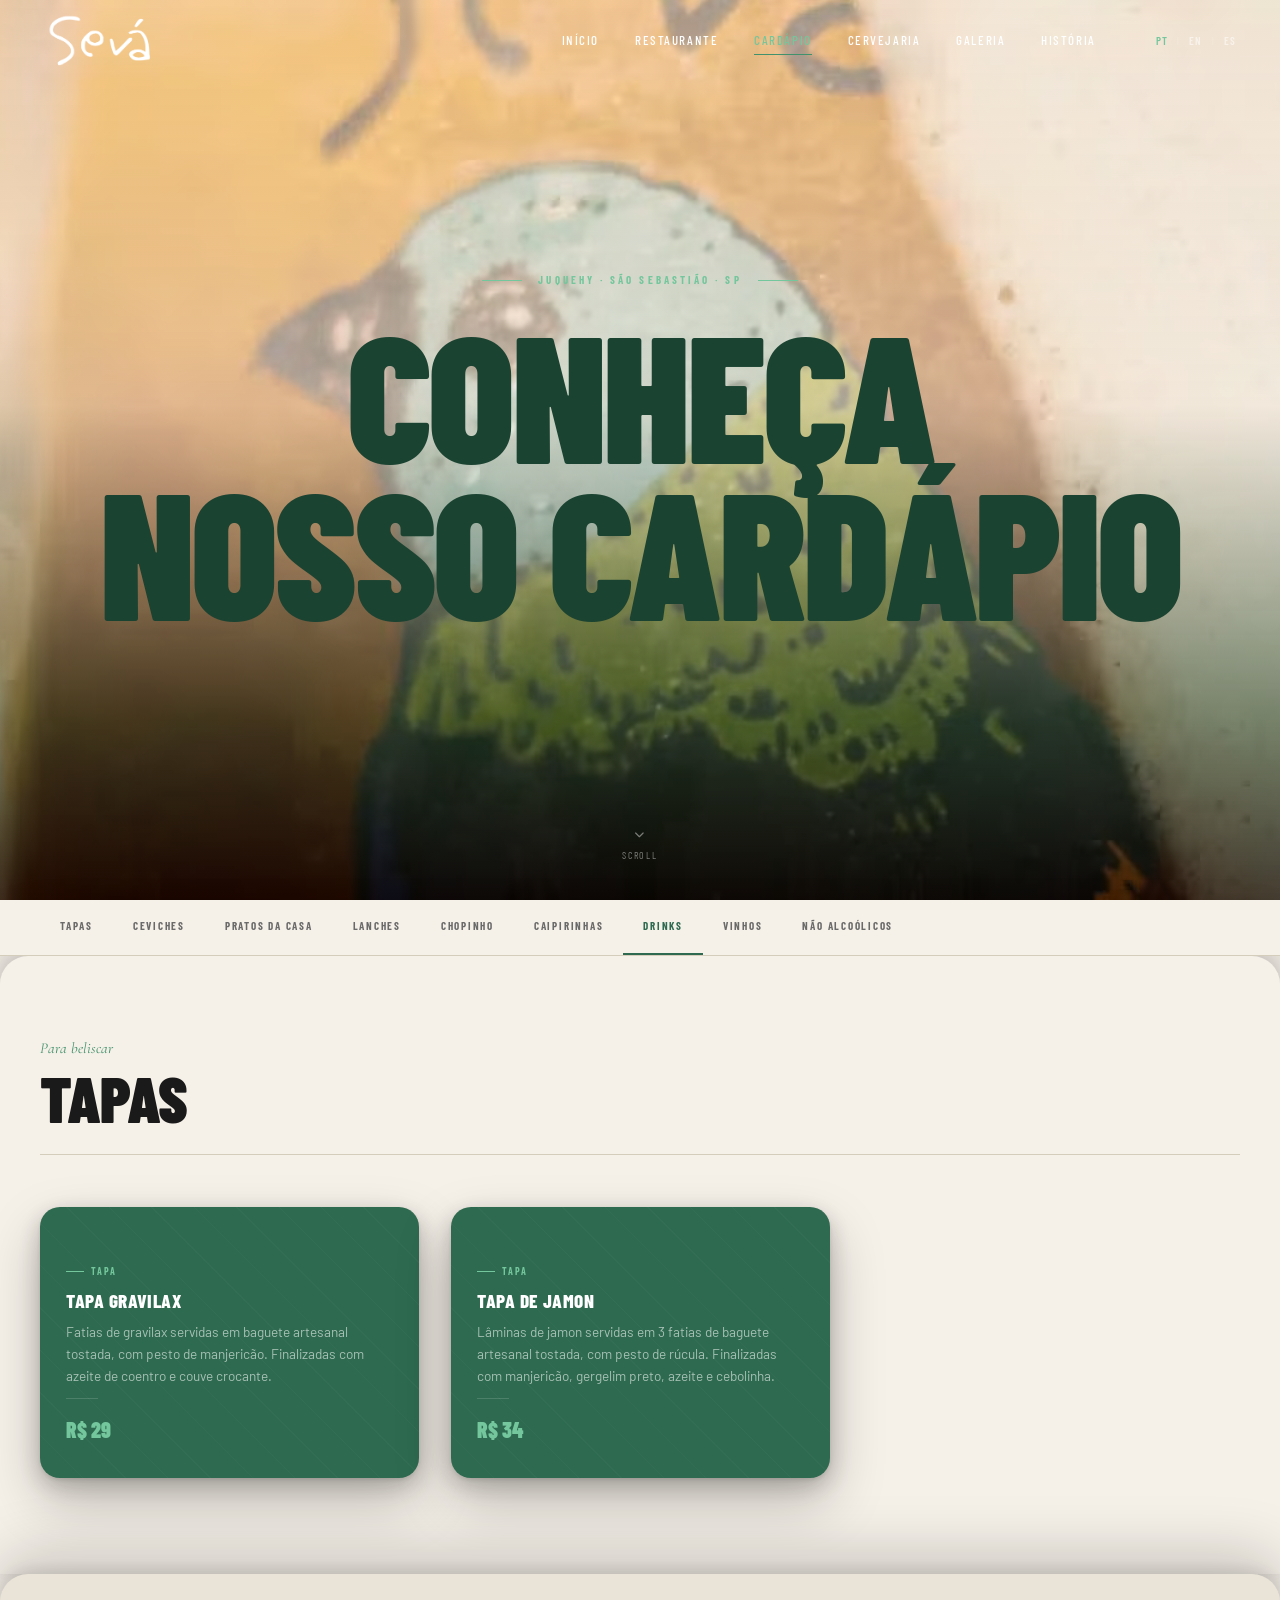
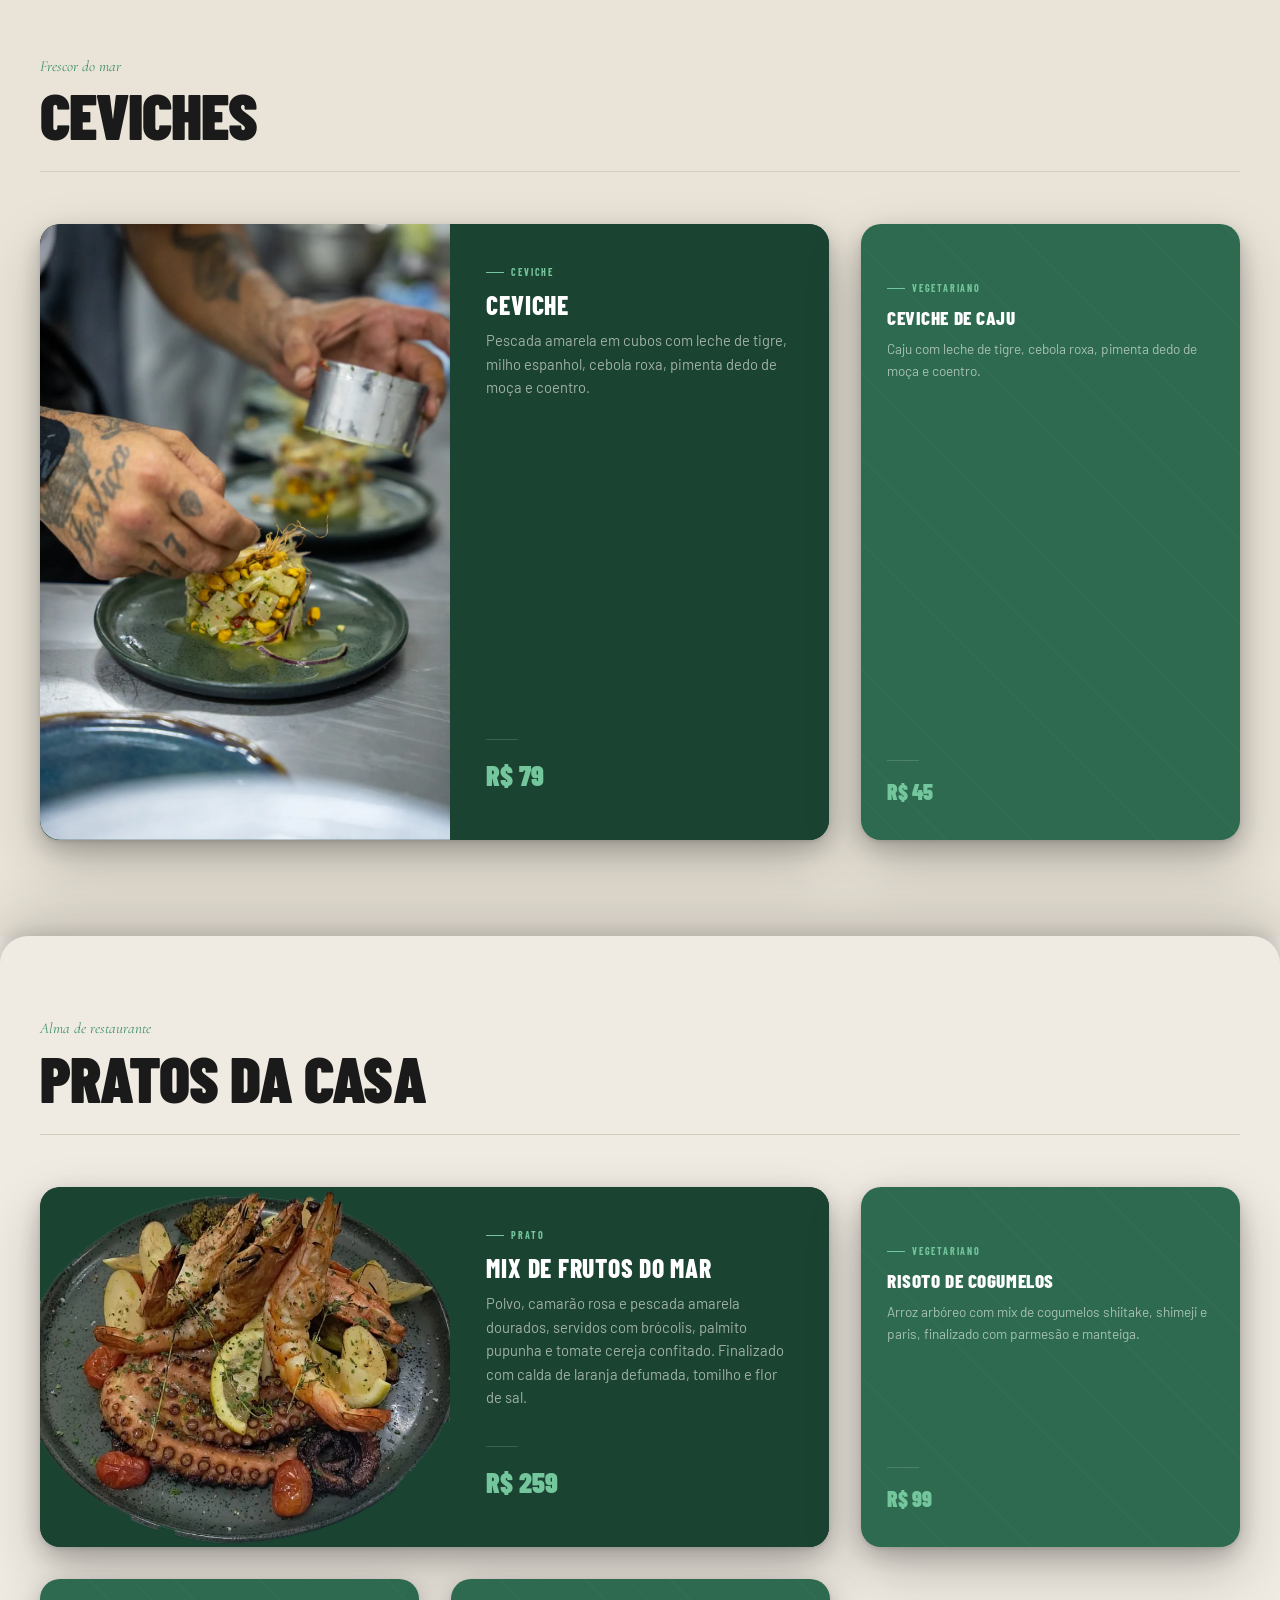
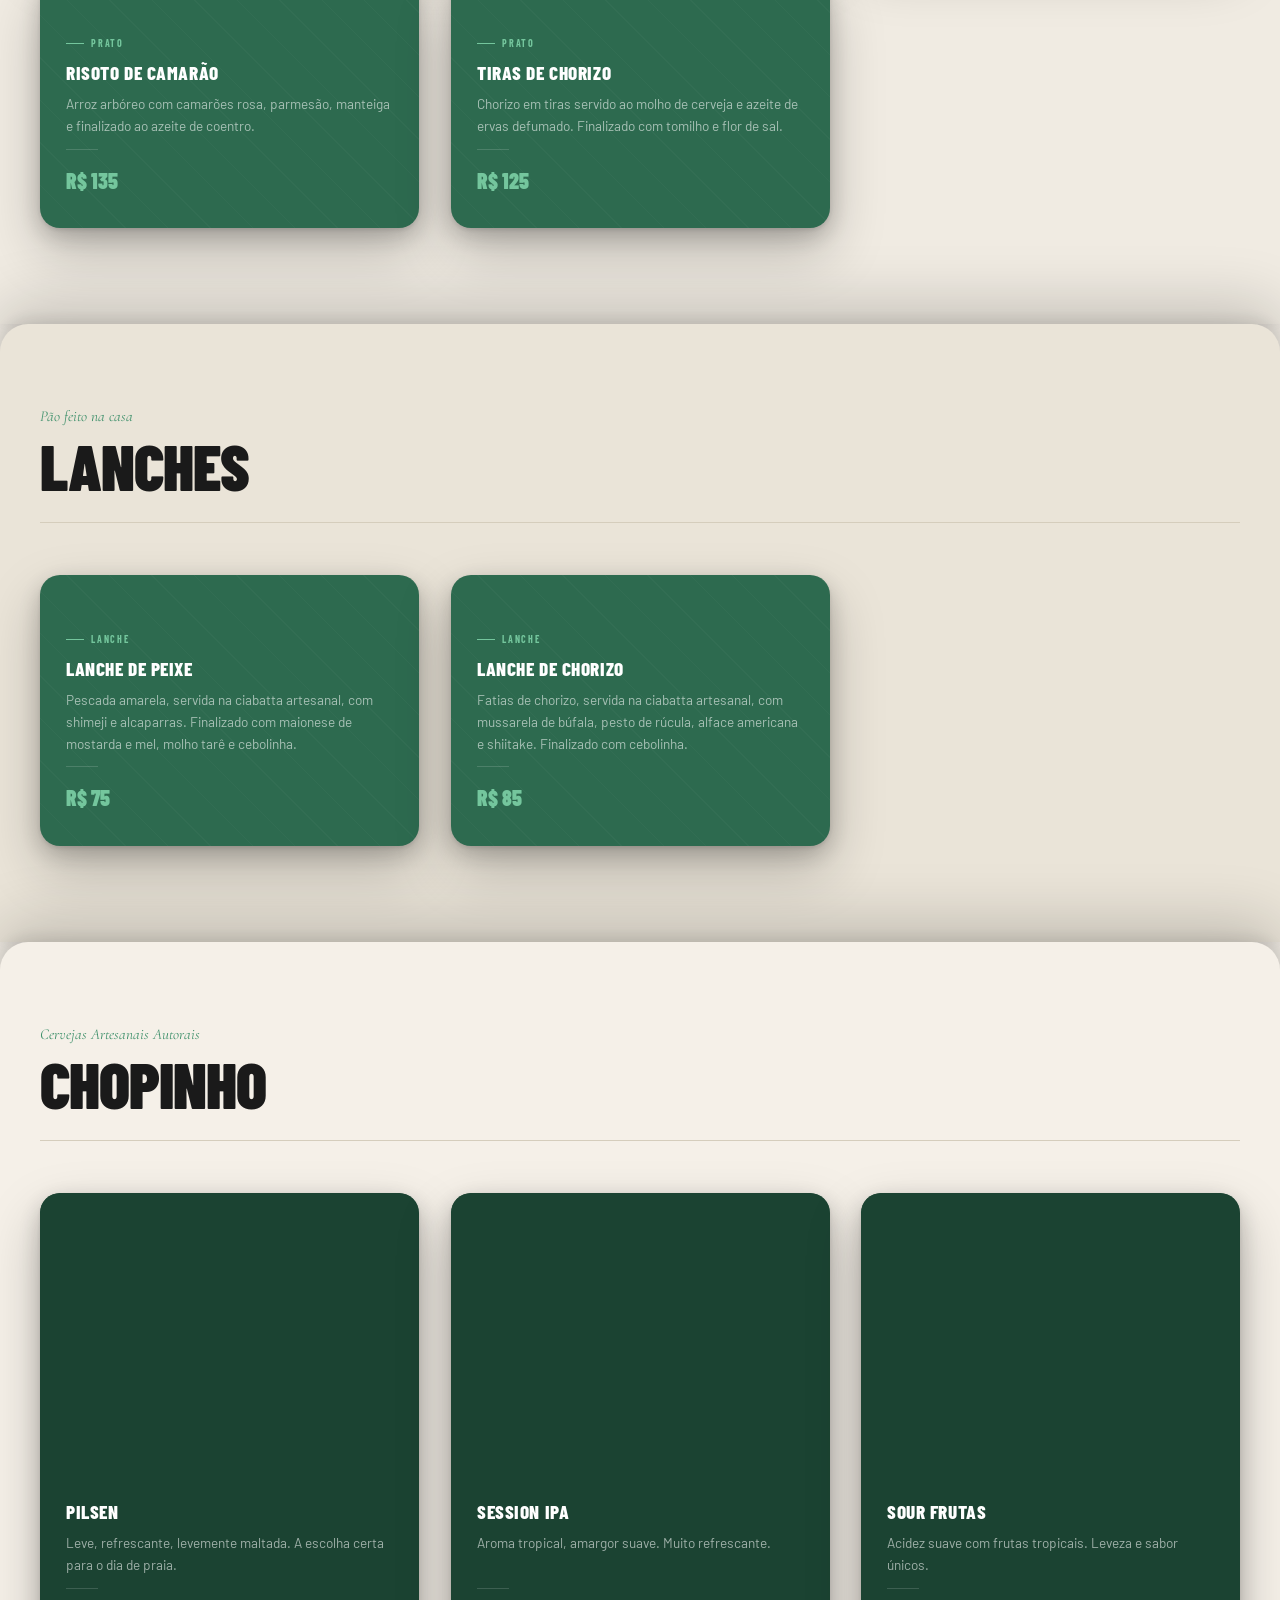
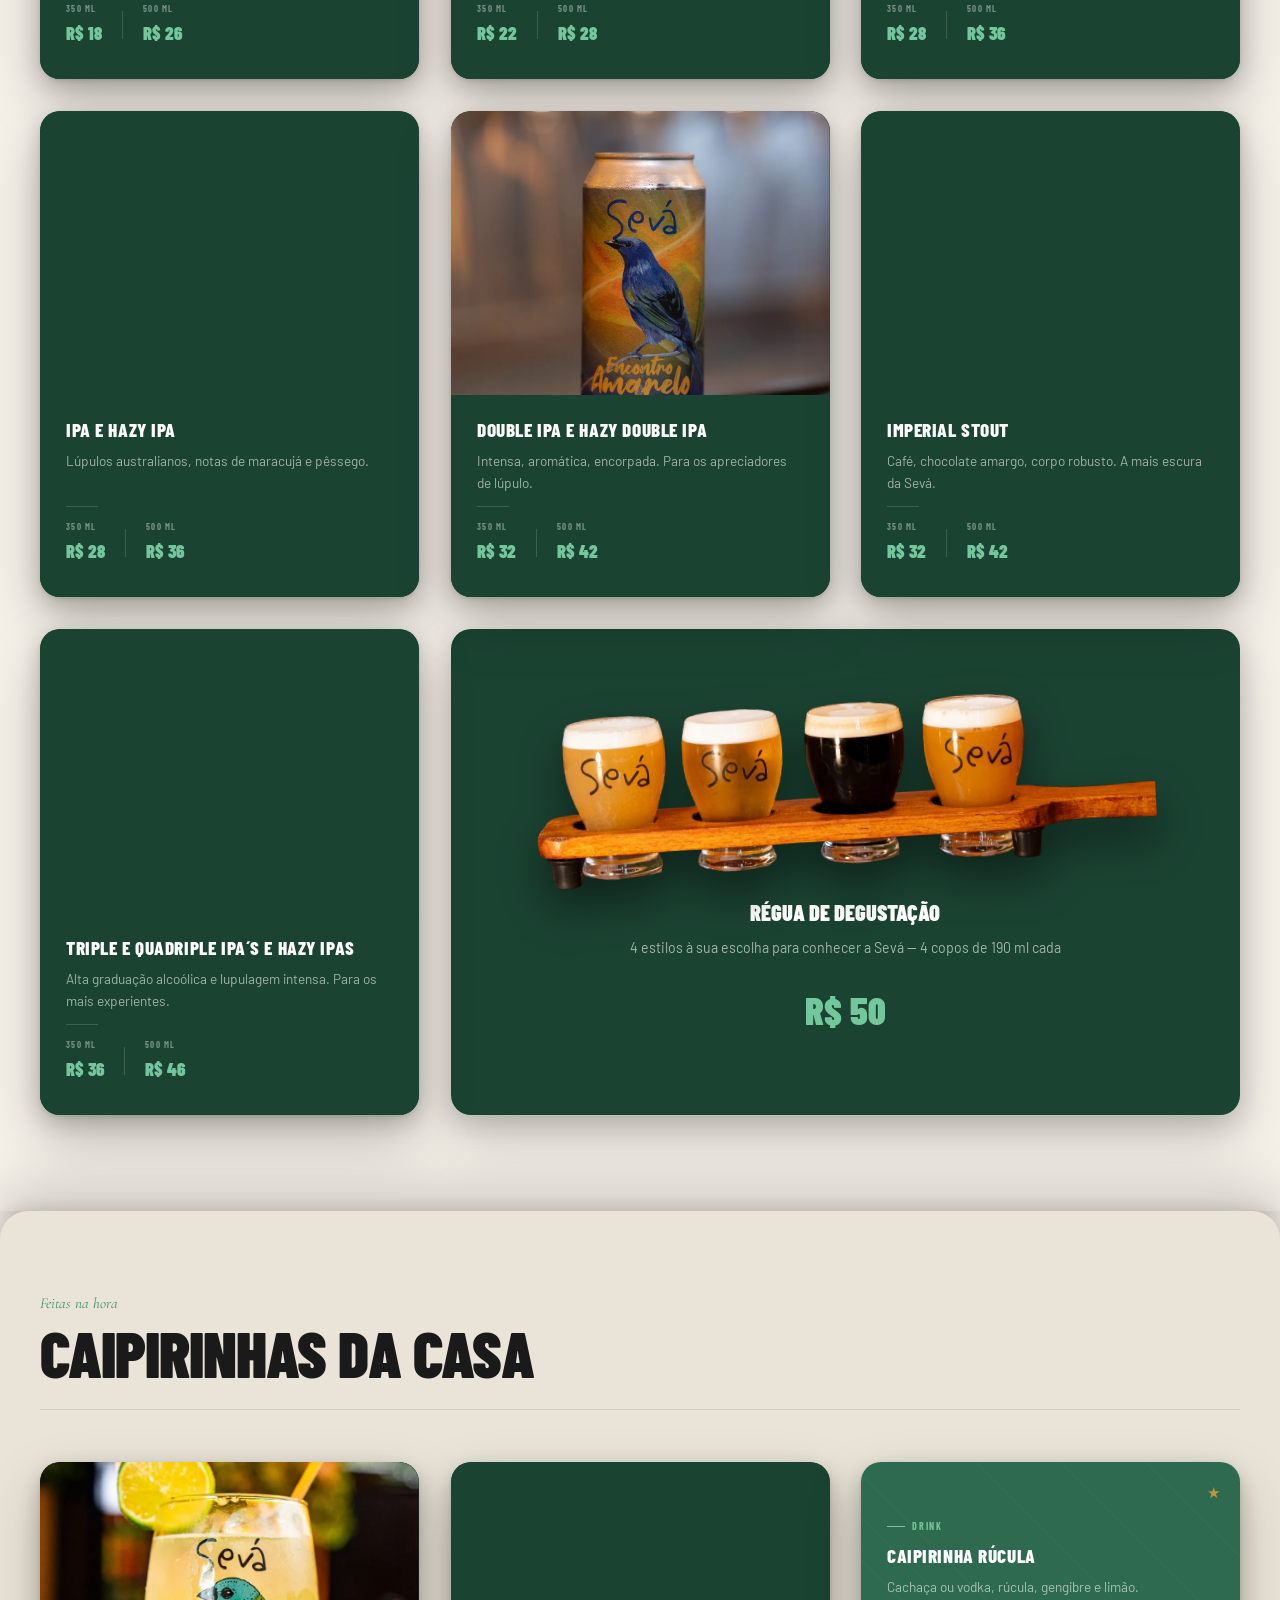
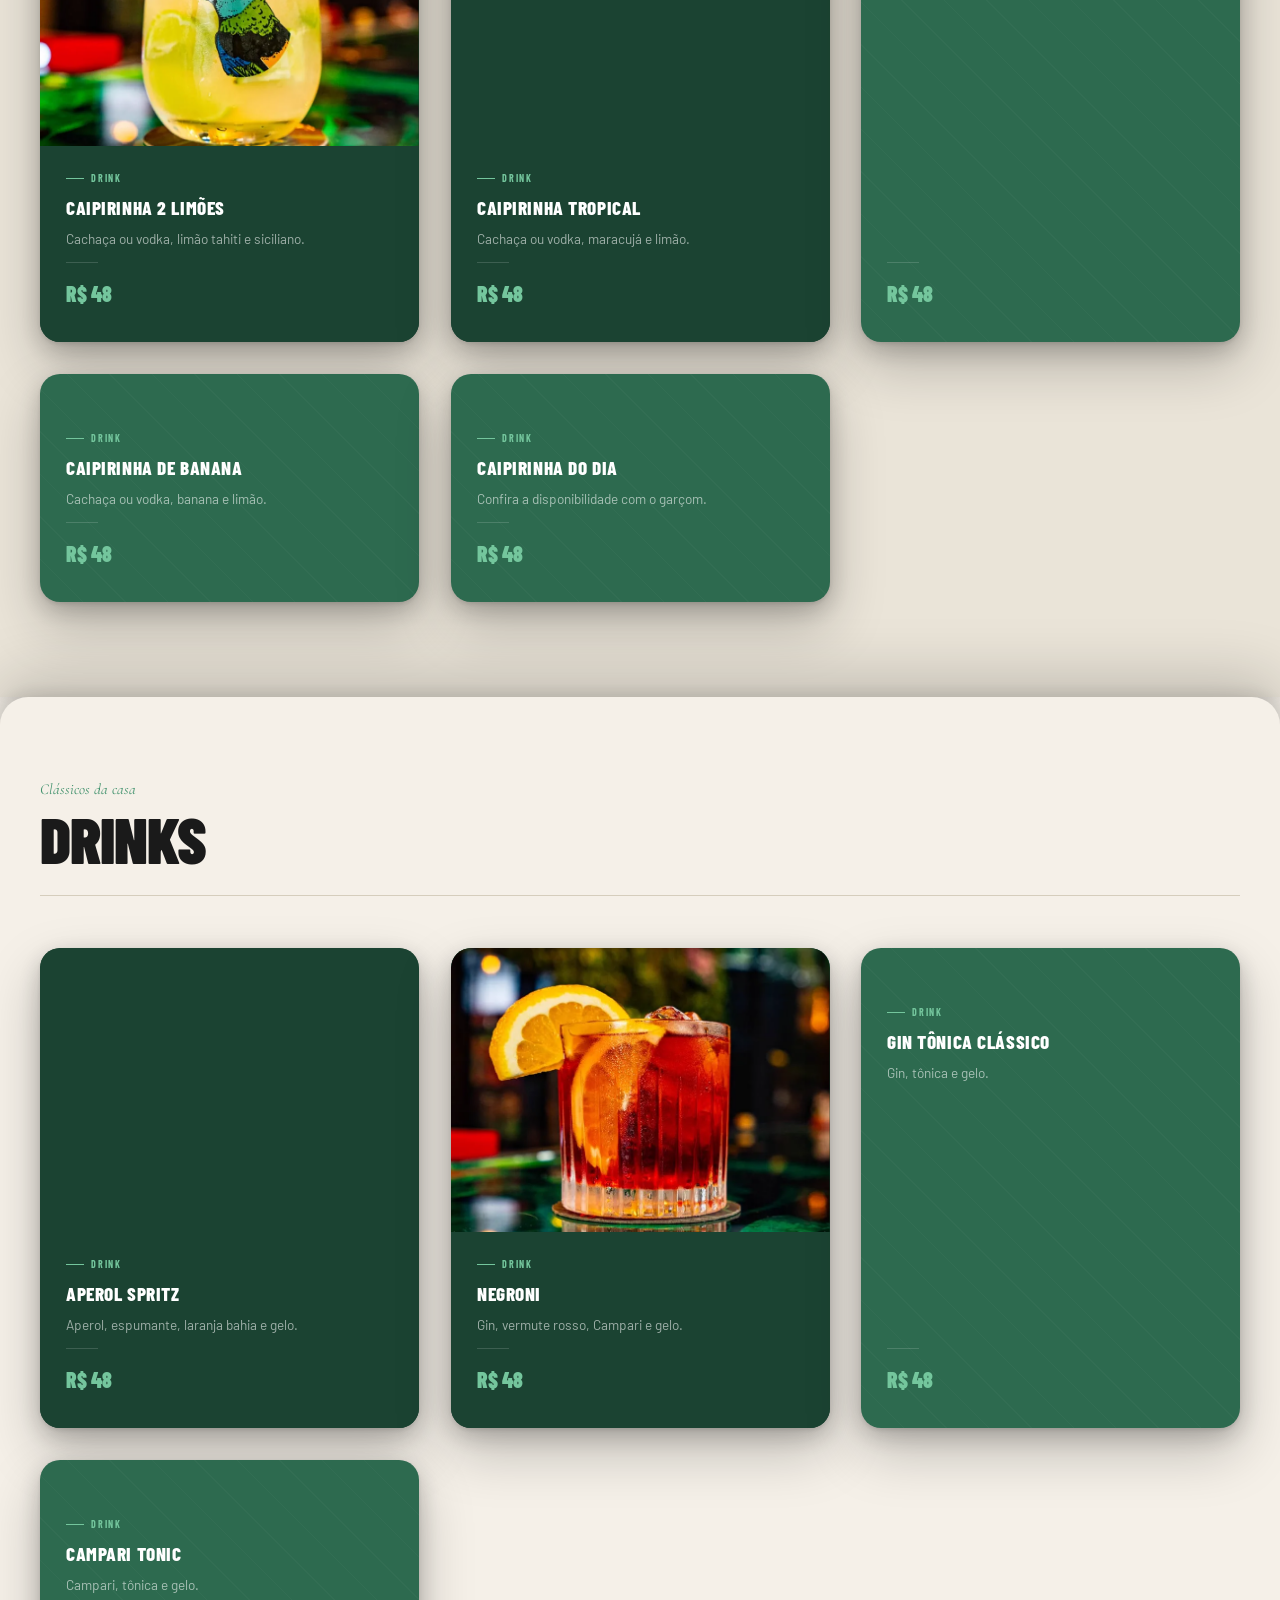
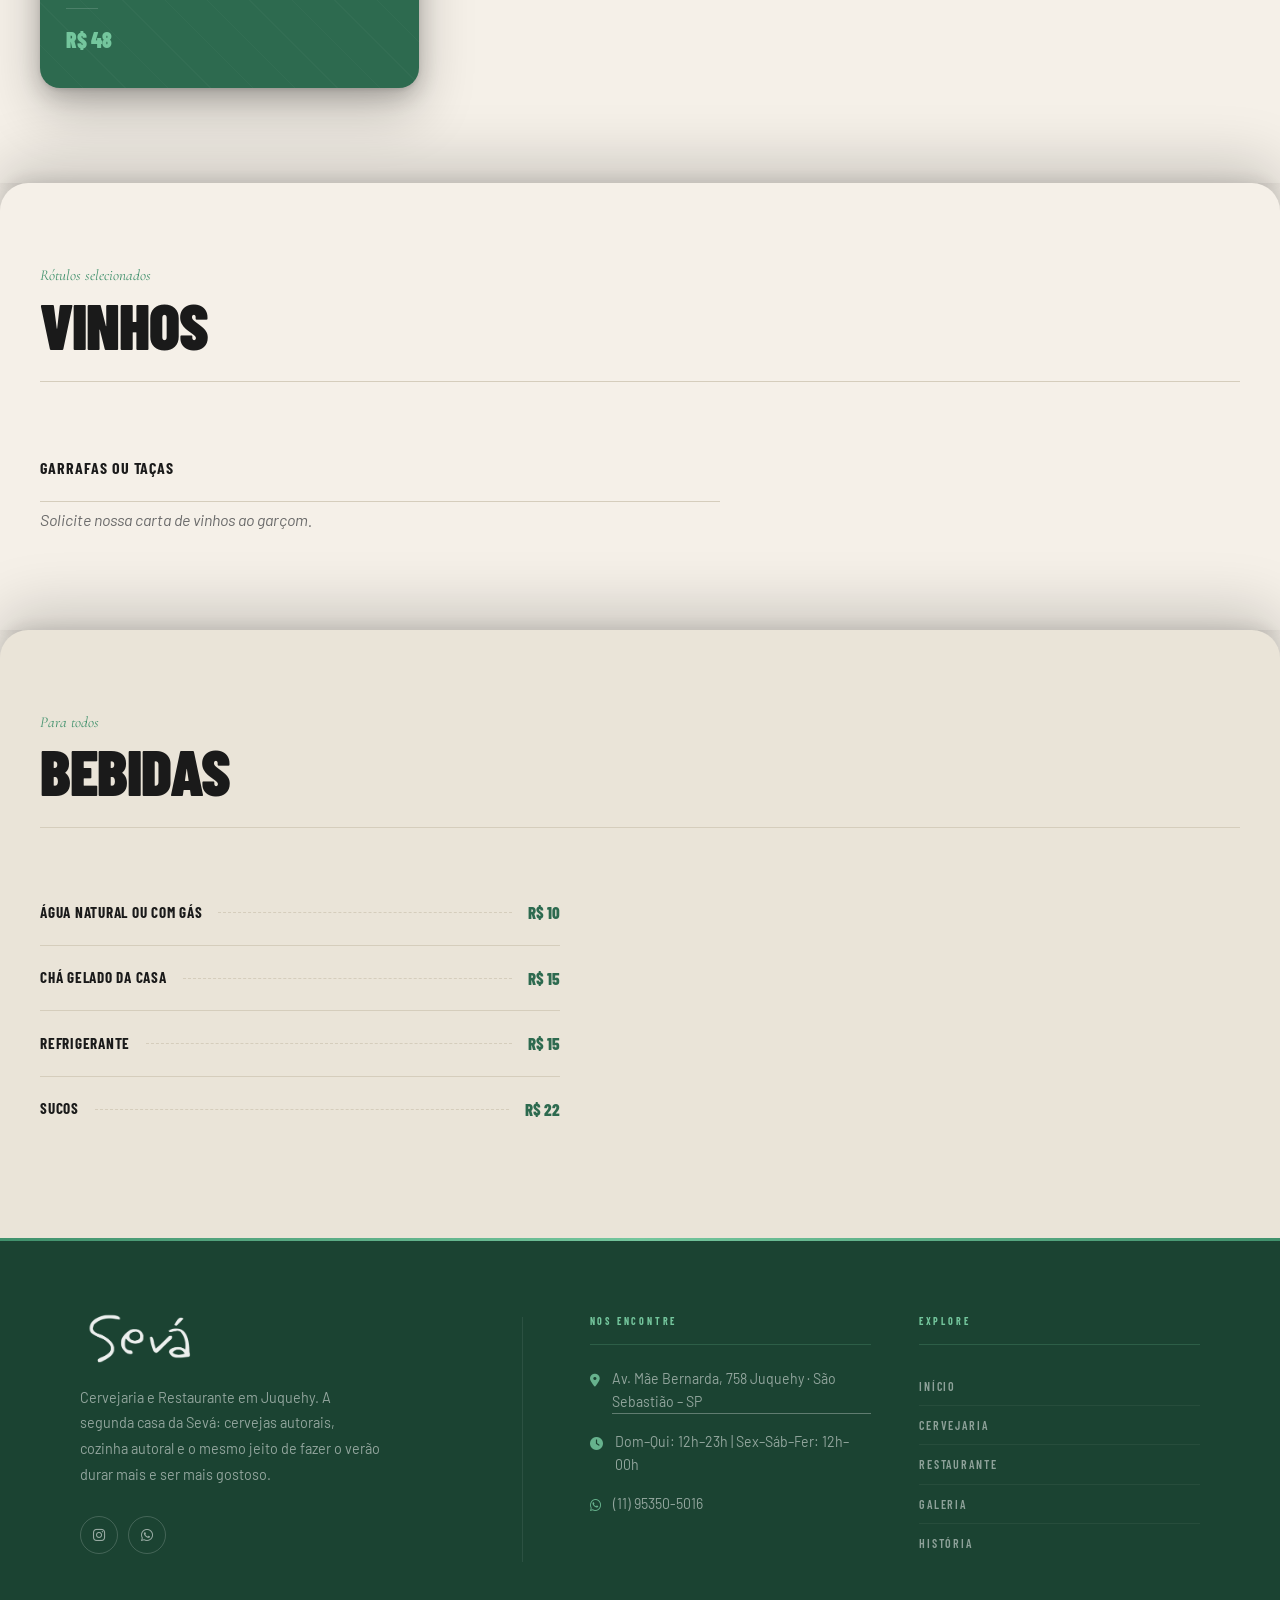
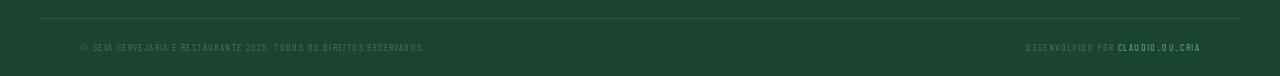
<file: cardapio.html>
﻿<!DOCTYPE html>
<html lang="pt-BR">
<head>
  <!-- Google tag (gtag.js) -->
  <link rel="preconnect" href="https://www.googletagmanager.com">
  <script async src="https://www.googletagmanager.com/gtag/js?id=G-PL6VQNLBBJ"></script>
  <script>
    window.dataLayer = window.dataLayer || [];
    function gtag(){dataLayer.push(arguments);}
    gtag('js', new Date());
    gtag('config', 'G-PL6VQNLBBJ');
  </script>
  <meta charset="UTF-8">
  <meta name="viewport" content="width=device-width, initial-scale=1.0">
  <title data-i18n="meta.title.menu">Cardápio — Sevá Cervejaria e Restaurante</title>
  <meta name="description" content="Cardápio da Sevá: cervejas artesanais, entradas, saladas, pratos, lanches, cumbucas, drinks e vinhos. Juquehy, São Sebastião.">
  <link rel="icon" href="images/favicon-32x32.png" type="image/png" sizes="32x32">
  <link rel="canonical" href="https://sevajuquehy.com.br/cardapio.html">
  <link rel="alternate" hreflang="pt-BR" href="https://sevajuquehy.com.br/cardapio.html">
  <link rel="alternate" hreflang="en" href="https://sevajuquehy.com.br/cardapio.html?lang=en">
  <link rel="alternate" hreflang="es" href="https://sevajuquehy.com.br/cardapio.html?lang=es">
  <meta property="og:type" content="website">
  <meta property="og:site_name" content="Sevá Cervejaria e Restaurante">
  <meta property="og:title" content="Cardápio — Sevá Cervejaria e Restaurante">
  <meta property="og:description" content="Cardápio da Sevá: cervejas artesanais, entradas, saladas, pratos, lanches, cumbucas, drinks e vinhos. Juquehy, São Sebastião.">
  <meta property="og:url" content="https://sevajuquehy.com.br/cardapio.html">
  <meta property="og:image" content="https://sevajuquehy.com.br/images/og_home.jpg">
  <meta property="og:locale" content="pt_BR">
  <meta name="twitter:card" content="summary_large_image">
  <meta name="twitter:description" content="Cardápio da Sevá: cervejas artesanais, entradas, saladas, pratos, lanches, cumbucas, drinks e vinhos. Juquehy, São Sebastião.">
  <meta name="twitter:title" content="Cardápio — Sevá Cervejaria e Restaurante">
  <meta name="twitter:image" content="https://sevajuquehy.com.br/images/og_home.jpg">

  <!-- Schema.org JSON-LD (Rich Snippets no Google) -->
  <script type="application/ld+json">
  {
    "@context": "https://schema.org",
    "@type": ["Restaurant", "BarOrPub"],
    "name": "Sevá Cervejaria e Restaurante",
    "description": "Cervejaria artesanal e restaurante na Juquehy, São Sebastião.",
    "url": "https://sevajuquehy.com.br/cardapio.html",
    "logo": "https://sevajuquehy.com.br/images/logo_seva.webp",
    "image": "https://sevajuquehy.com.br/images/og_home.jpg",
    "telephone": "",
    "priceRange": "$$",
    "servesCuisine": ["Brasileira", "Contemporânea", "Mediterrânea"],
    "address": {
      "@type": "PostalAddress",
      "streetAddress": "Av. Mãe Bernarda, 758",
      "postalCode": "11623-304",
      "addressLocality": "Juquehy, São Sebastião",
      "addressRegion": "SP",
      "addressCountry": "BR"
    },
    "geo": {
      "@type": "GeoCoordinates",
      "latitude": "-23.7677335",
      "longitude": "-45.7291879"
    },
    "sameAs": [
      "https://www.instagram.com/sevacerveja/"
    ],
    "hasMenu": "https://sevajuquehy.com.br/cardapio.html"
  }
  </script>

  <link rel="preconnect" href="https://fonts.googleapis.com">
  <link rel="preconnect" href="https://fonts.gstatic.com" crossorigin>
  <link rel="preconnect" href="https://cdnjs.cloudflare.com">
  <link rel="stylesheet" href="https://fonts.googleapis.com/css2?family=Barlow:ital,wght@0,400;0,600;0,700;1,400&family=Barlow+Condensed:ital,wght@0,600;0,700;0,800;0,900;1,700;1,900&family=Cormorant+Garamond:ital,wght@0,300;0,400;0,600;1,300;1,600&display=swap" media="print" onload="this.media='all'">
  <noscript><link rel="stylesheet" href="https://fonts.googleapis.com/css2?family=Barlow:ital,wght@0,400;0,600;0,700;1,400&family=Barlow+Condensed:ital,wght@0,600;0,700;0,800;0,900;1,700;1,900&family=Cormorant+Garamond:ital,wght@0,300;0,400;0,600;1,300;1,600&display=swap"></noscript>
  <!-- CSS crítico inline: variáveis + reset + loader + header -->
  <style>
    :root{--verde:#2D6A4F;--verde-dark:#1B4332;--verde-mid:#40916C;--verde-light:#74C69D;--verde-pale:#D8F3DC;--sand:#F5F0E8;--sand-dark:#EAE4D8;--sand-mid:#D5CDBC;--gold:#C4963A;--gold-light:#E8D49A;--black:#0f0f0f;--dark:#1a1a1a;--dark2:#232323;--gray:#6a6a6a;--gray-bg:#f0ece6;--light:#f7f4ef;--white:#ffffff;--serif:'Cormorant Garamond',Georgia,serif;--sans:'Barlow',sans-serif;--caps:'Barlow Condensed',sans-serif;--nav-h:80px}
    *,*::before,*::after{box-sizing:border-box;margin:0;padding:0}
    html{scroll-behavior:smooth}
    body{font-family:'Barlow',sans-serif;font-size:15px;line-height:1.7;color:#2a2a2a;background:var(--sand);overflow-x:hidden}
    img{max-width:100%;display:block}a{text-decoration:none;color:inherit}ul{list-style:none}button{border:none;cursor:pointer;background:none}
    #loader{position:fixed;inset:0;background:var(--dark);z-index:9999;display:flex;align-items:center;justify-content:center;transition:opacity .6s ease}
    #loader.hidden{opacity:0;pointer-events:none}
    #loader img{width:80px;animation:pulse 1s ease-in-out infinite alternate}
    @keyframes pulse{from{opacity:.4}to{opacity:1}}
    #header{position:fixed;top:0;left:0;width:100%;z-index:100;background:transparent;transition:background .4s ease,box-shadow .4s ease}
    #header.scrolled{background:var(--white);box-shadow:0 2px 20px rgba(0,0,0,.1)}
    .header-inner{display:flex;align-items:center;justify-content:space-between;height:var(--nav-h);max-width:1300px;margin:0 auto;padding:0 40px}
    .logo img{height:52px;transition:filter .3s}
    #header:not(.scrolled) .logo img{filter:brightness(0) invert(1)}
    .hamburger{display:none;flex-direction:column;gap:5px;cursor:pointer;padding:4px;background:none;border:none}
    .hamburger span{display:block;width:26px;height:2px;background:var(--white);transition:all .3s}
    @media(max-width:767px){.hamburger{display:flex}.nav-links{display:none}}
  </style>
  <!-- style.css carregado de forma não-bloqueante -->
  <link rel="preload" as="style" href="css/style.min.css" onload="this.onload=null;this.rel='stylesheet'">
  <noscript><link rel="stylesheet" href="css/style.min.css"></noscript>
  <link rel="stylesheet" href="https://cdnjs.cloudflare.com/ajax/libs/font-awesome/6.5.0/css/all.min.css" media="print" onload="this.media='all'">
  <noscript><link rel="stylesheet" href="https://cdnjs.cloudflare.com/ajax/libs/font-awesome/6.5.0/css/all.min.css"></noscript>

  <style>
    /* ══════════════════════════════════════════════════════
       CARDÁPIO — ONE PAGE PARALLAX STACK
    ══════════════════════════════════════════════════════ */

    /* ── HERO vídeo sticky ─────────────────────────────── */
    .menu-hero {
      position: sticky;
      top: 0;
      z-index: 0;
      height: 100vh;
      min-height: 560px;
      display: flex;
      align-items: center;
      justify-content: center;
      overflow: hidden;
    }
    .menu-hero video {
      position: absolute;
      inset: 0;
      width: 100%; height: 100%;
      object-fit: cover;
      pointer-events: none;
    }
    .menu-hero-overlay {
      position: absolute;
      inset: 0;
      background: linear-gradient(
        to bottom,
        rgba(245,240,232,.50) 0%,
        rgba(245,240,232,.60) 45%,
        rgba(27,67,50,.55) 80%,
        rgba(0,0,0,.70) 100%
      );
    }
    .menu-hero-content {
      position: relative;
      z-index: 2;
      text-align: center;
      padding: 0 40px;
    }
    .menu-hero-eyebrow {
      font-family: var(--caps);
      font-size: 11px;
      font-weight: 700;
      letter-spacing: .28em;
      text-transform: uppercase;
      color: var(--verde-light);
      margin-bottom: 24px;
      display: flex;
      align-items: center;
      justify-content: center;
      gap: 16px;
    }
    .menu-hero-eyebrow::before,
    .menu-hero-eyebrow::after {
      content: '';
      width: 40px; height: 1px;
      background: var(--verde-light);
      display: block;
    }
    .menu-hero-content h1 {
      font-family: var(--caps);
      font-size: clamp(4rem, 14vw, 180px);
      font-weight: 900;
      line-height: .88;
      text-transform: uppercase;
      color: var(--verde-dark);
      letter-spacing: -.02em;
    }
    .hero-scroll-cue {
      position: absolute;
      bottom: 36px; left: 50%;
      transform: translateX(-50%);
      z-index: 3;
      display: flex;
      flex-direction: column;
      align-items: center;
      gap: 8px;
      color: rgba(255,255,255,.45);
      font-family: var(--caps);
      font-size: 10px;
      letter-spacing: .18em;
      text-transform: uppercase;
      animation: bounceY 2s ease-in-out infinite;
    }
    @keyframes bounceY {
      0%,100% { transform: translateX(-50%) translateY(0); }
      50%      { transform: translateX(-50%) translateY(7px); }
    }

    /* ══════════════════════════════════════════════════════
       CARDAPIO-PAGE — conteúdo sobre o hero
    ══════════════════════════════════════════════════════ */
    .cardapio-page {
      position: relative;
      z-index: 1;
    }

    /* ── STICKY NAV ─────────────────────────────────────── */
    .cardapio-nav-wrap {
      position: sticky;
      top: 80px;
      z-index: 200;
      background: var(--sand);
      border-bottom: 1px solid var(--sand-mid);
    }
    .cardapio-nav {
      display: flex;
      overflow-x: auto;
      scrollbar-width: none;
      max-width: 1340px;
      margin: 0 auto;
      padding: 0 40px;
    }
    .cardapio-nav::-webkit-scrollbar { display: none; }
    .cardapio-nav a {
      font-family: var(--caps);
      font-size: 11px;
      font-weight: 700;
      letter-spacing: .16em;
      text-transform: uppercase;
      color: var(--gray);
      padding: 17px 20px;
      white-space: nowrap;
      border-bottom: 2px solid transparent;
      text-decoration: none;
      transition: color .22s, border-color .22s;
      display: block;
    }
    .cardapio-nav a:hover { color: var(--verde); }
    .cardapio-nav a.active { color: var(--verde); border-bottom-color: var(--verde); }

    /* ══════════════════════════════════════════════════════
       PARALLAX STACK — cada seção empilha sobre a anterior
    ══════════════════════════════════════════════════════ */
    .sections-stack {
      /* permite que seções se sobreponham */
    }

    .cardapio-section {
      position: sticky;
      top: 132px; /* fallback — substituído por JS */
      background: var(--sand);
      /* borda arredondada no topo cria visual de "card subindo" */
      border-radius: 28px 28px 0 0;
      /* sombra para cima — profundidade de empilhamento */
      box-shadow: 0 -20px 60px rgba(0,0,0,.18), 0 -4px 16px rgba(0,0,0,.10);
      padding: 80px 0 96px;
      /* scroll-margin para anchor links */
      scroll-margin-top: 132px;
      /* z-index crescente via style inline: próxima seção cobre a atual */
    }

    /* interior max-width */
    .section-inner {
      max-width: 1340px;
      margin: 0 auto;
      padding: 0 40px;
    }

    /* ── SECTION HEADER ─────────────────────────────────── */
    .cat-header {
      display: flex;
      align-items: flex-end;
      justify-content: space-between;
      margin-bottom: 52px;
      padding-bottom: 24px;
      border-bottom: 1px solid var(--sand-mid);
    }
    .cat-script {
      font-family: var(--serif);
      font-size: .95rem;
      font-style: italic;
      color: var(--verde-mid);
      display: block;
      margin-bottom: 4px;
    }
    .cat-title {
      font-family: var(--caps);
      font-size: clamp(2.6rem, 5vw, 4rem);
      font-weight: 900;
      text-transform: uppercase;
      line-height: 1;
      color: var(--dark);
      letter-spacing: -.015em;
    }
    .cat-note { font-family: var(--sans); font-size: .85rem; color: var(--gray); font-style: italic; margin-top: 8px; }
    .cat-count {
      font-family: var(--caps);
      font-size: 4rem;
      font-weight: 900;
      color: var(--sand-dark);
      line-height: 1;
      letter-spacing: -.04em;
      user-select: none;
    }

    /* ══════════════════════════════════════════════════════
       CARD SYSTEM
    ══════════════════════════════════════════════════════ */
    .cards-grid {
      display: grid;
      grid-template-columns: repeat(auto-fill, minmax(310px, 1fr));
      gap: 32px;
    }

    /* card base */
    .menu-card {
      background: var(--verde-dark);
      border-radius: 20px;
      position: relative;
      display: flex;
      flex-direction: column;
      box-shadow:
        0 2px 4px  rgba(0,0,0,.10),
        0 8px 24px rgba(0,0,0,.20),
        0 24px 56px rgba(0,0,0,.22);
      overflow: visible;
      transition:
        transform .40s cubic-bezier(.22,.61,.36,1),
        box-shadow .40s cubic-bezier(.22,.61,.36,1);
      will-change: transform;
    }
    .menu-card:hover {
      transform: translateY(-10px);
      box-shadow:
        0 4px 8px   rgba(0,0,0,.12),
        0 16px 40px rgba(0,0,0,.28),
        0 44px 88px rgba(0,0,0,.30);
    }

    /* área imagem — clip-path permite escape no hover */
    .menu-card-img {
      width: 100%;
      aspect-ratio: 4 / 3;
      border-radius: 20px 20px 0 0;
      flex-shrink: 0;
      position: relative;
      clip-path: inset(0% round 20px 20px 0 0);
      transition: clip-path .45s cubic-bezier(.22,.61,.36,1);
      overflow: hidden;
    }
    .menu-card:hover .menu-card-img {
      clip-path: inset(-18px -18px 0 -18px round 24px 24px 0 0);
    }
    .menu-card-img img {
      width: 100%; height: 100%;
      object-fit: contain;
      object-position: center bottom;
      display: block;
      background: var(--verde-dark);
      transition: transform .55s cubic-bezier(.22,.61,.36,1);
    }
    .menu-card:hover .menu-card-img img { transform: scale(1.10); }

    /* card para drinks/cervejas: cover em vez de contain */
    .menu-card-img.img-cover img {
      object-fit: cover;
      object-position: center center;
    }

    @media (min-width: 901px) {
      /* entradas: 3 colunas iguais, sem espaço vazio */
      #entradas .cards-grid { grid-template-columns: repeat(3, 1fr); }
      #entradas .menu-card.card-featured { grid-column: span 1; flex-direction: column; }
      #entradas .menu-card.card-featured .menu-card-img { width: 100%; aspect-ratio: 4/3; border-radius: 20px 20px 0 0; clip-path: inset(0% round 20px 20px 0 0); }
      #entradas .menu-card.card-featured:hover .menu-card-img { clip-path: inset(-18px -18px 0 -18px round 24px 24px 0 0); }
      #entradas .menu-card.card-featured .menu-card-body { padding: 28px; border-radius: 0 0 20px 20px; }
    }

    /* card DESTAQUE — horizontal */
    .menu-card.card-featured {
      grid-column: span 2;
      flex-direction: row;
    }
    .menu-card.card-featured .menu-card-img {
      width: 52%;
      aspect-ratio: unset;
      border-radius: 20px 0 0 20px;
      clip-path: inset(0% round 20px 0 0 20px);
    }
    .menu-card.card-featured:hover .menu-card-img {
      clip-path: inset(-18px 0 -18px -18px round 24px 0 0 24px);
    }
    .menu-card.card-featured .menu-card-body {
      padding: 40px 36px;
      justify-content: center;
      border-radius: 0 20px 20px 0;
    }

    /* corpo do card */
    .menu-card-body {
      padding: 24px 26px 30px;
      display: flex;
      flex-direction: column;
      gap: 10px;
      flex: 1;
      position: relative;
      border-radius: 0 0 20px 20px;
      background: var(--verde-dark);
    }

    .card-star { position: absolute; top: 18px; right: 20px; font-size: .95rem; color: var(--gold); }
    .card-tag {
      display: inline-flex; align-items: center; gap: 7px;
      font-family: var(--caps); font-size: 10px; font-weight: 700;
      letter-spacing: .18em; text-transform: uppercase; color: var(--verde-light);
    }
    .card-tag::before { content: ''; display: block; width: 18px; height: 1px; background: var(--verde-light); }
    .card-name {
      font-family: var(--caps); font-size: 1.2rem; font-weight: 800;
      text-transform: uppercase; letter-spacing: .03em; color: #fff; line-height: 1.1;
    }
    .menu-card.card-featured .card-name { font-size: 1.6rem; }
    .card-desc { font-family: var(--sans); font-size: .85rem; line-height: 1.6; color: rgba(255,255,255,.58); flex: 1; }
    .menu-card.card-featured .card-desc { font-size: .92rem; }
    .card-sep { width: 32px; height: 1px; background: rgba(255,255,255,.15); margin: 2px 0; }
    .card-price { font-family: var(--caps); font-size: 1.35rem; font-weight: 900; color: var(--verde-light); }
    .menu-card.card-featured .card-price { font-size: 1.75rem; }

    /* preço duplo para cervejas: 350ml / 500ml */
    .card-price-row {
      display: flex;
      gap: 20px;
      align-items: baseline;
    }
    .card-price-unit {
      display: flex;
      flex-direction: column;
      gap: 2px;
    }
    .card-price-label {
      font-family: var(--caps);
      font-size: 9px;
      font-weight: 700;
      letter-spacing: .14em;
      color: rgba(255,255,255,.4);
      text-transform: uppercase;
    }
    .card-price-val {
      font-family: var(--caps);
      font-size: 1.15rem;
      font-weight: 900;
      color: var(--verde-light);
    }
    .card-price-div {
      width: 1px;
      height: 28px;
      background: rgba(255,255,255,.15);
      align-self: center;
    }

    /* card sem foto */
    .menu-card.card-noimg { background: var(--verde); min-height: 220px; }
    .menu-card.card-noimg::before {
      content: ''; position: absolute; inset: 0; border-radius: 20px;
      background-image: repeating-linear-gradient(
        45deg, rgba(255,255,255,.025) 0px, rgba(255,255,255,.025) 1px,
        transparent 1px, transparent 30px
      );
      pointer-events: none;
    }
    .menu-card.card-noimg .menu-card-body {
      border-radius: 20px; background: transparent; justify-content: flex-end; padding-top: 56px;
    }

    /* ══════════════════════════════════════════════════════
       DRINKS — cards verdes (mesmo sistema de food)
    ══════════════════════════════════════════════════════ */
    /* drinks usam o mesmo .menu-card, .menu-card-img, .menu-card-body */

    /* ══════════════════════════════════════════════════════
       CHOPINHO — tabela + régua
    ══════════════════════════════════════════════════════ */
    .chop-table-wrap {
      margin-top: 52px;
      border-radius: 16px;
      overflow: hidden;
    }
    .chop-table { width: 100%; border-collapse: collapse; }
    .chop-table thead tr { background: var(--verde-dark); }
    .chop-table thead th {
      font-family: var(--caps); font-size: .75rem; font-weight: 700;
      letter-spacing: .2em; text-transform: uppercase; color: #fff;
      padding: 16px 24px; text-align: left;
    }
    .chop-table thead th:not(:first-child) { text-align: center; }
    .chop-table tbody tr { border-bottom: 1px solid var(--sand-mid); background: var(--sand); transition: background .18s; }
    .chop-table tbody tr:last-child { border-bottom: none; }
    .chop-table tbody tr:hover { background: rgba(45,106,79,.07); }
    .chop-table tbody td { padding: 16px 24px; font-size: .95rem; color: var(--dark); font-weight: 600; }
    .chop-table tbody td:not(:first-child) { text-align: center; font-family: var(--caps); font-size: 1.05rem; font-weight: 800; color: var(--verde); }

    .regua-card {
      margin-top: 28px;
      background: var(--verde-dark);
      border-radius: 20px;
      padding: 32px 36px;
      display: flex;
      align-items: center;
      justify-content: space-between;
      gap: 24px;
      box-shadow: 0 8px 28px rgba(0,0,0,.18), 0 24px 56px rgba(0,0,0,.16);
    }
    .regua-card h3 { font-family: var(--caps); font-size: 1.4rem; font-weight: 900; text-transform: uppercase; color: #fff; }
    .regua-card p { font-size: .88rem; color: rgba(255,255,255,.6); margin-top: 5px; }
    .regua-price { font-family: var(--caps); font-size: 2.4rem; font-weight: 900; color: var(--verde-light); white-space: nowrap; }

    /* régua: foto recortada saindo do card */
    .regua-card { margin-top: 84px; overflow: visible; }
    .regua-img { flex: 0 0 clamp(280px, 44%, 520px); margin: -52px 0 -34px -6px; position: relative; z-index: 2; }
    .regua-img img { width: 100%; height: auto; filter: drop-shadow(0 22px 22px rgba(0,0,0,.45)); transform: rotate(-3deg); transition: transform .5s cubic-bezier(.22,.61,.36,1); }
    .regua-card:hover .regua-img img { transform: rotate(0deg) scale(1.05); }
    .regua-info { flex: 1; }

    /* régua dentro da grade de cervejas: preenche o espaço restante da última linha */
    .cards-grid > .regua-card { grid-column: span 2; align-self: stretch; margin-top: 0; flex-direction: column; justify-content: center; text-align: center; gap: 18px; padding: 36px 30px; }
    .cards-grid > .regua-card .regua-img { flex: none; width: min(92%, 620px); margin: 0 auto; }
    .cards-grid > .regua-card .regua-info { flex: none; }
    @media (max-width: 768px) { .cards-grid > .regua-card { margin-top: 90px; align-self: auto; } .cards-grid > .regua-card .regua-img { width: min(82%, 340px); margin: -76px auto 0; } }
    @media (max-width: 768px) {
      .regua-card { margin-top: 90px; }
      .regua-img { flex: none; width: min(82%, 340px); margin: -76px auto 0; }
    }

    /* ══════════════════════════════════════════════════════
       VINHOS / NÃO ALCOÓLICOS
    ══════════════════════════════════════════════════════ */
    .wine-list { display: grid; gap: 0; max-width: 680px; }
    .wine-entry { display: flex; align-items: center; padding: 20px 0; border-bottom: 1px solid var(--sand-mid); gap: 16px; }
    .wine-entry:last-child { border-bottom: none; }
    .wine-name { font-family: var(--caps); font-size: 1rem; font-weight: 700; text-transform: uppercase; letter-spacing: .06em; color: var(--dark); }
    .wine-dot { flex: 1; border-top: 1px dashed var(--sand-mid); }
    .wine-price { font-family: var(--caps); font-size: 1.15rem; font-weight: 800; color: var(--verde); white-space: nowrap; }

    .simple-list { display: grid; gap: 0; max-width: 520px; }
    .simple-entry { display: flex; align-items: center; padding: 18px 0; border-bottom: 1px solid var(--sand-mid); gap: 16px; }
    .simple-entry:last-child { border-bottom: none; }
    .simple-name { font-family: var(--caps); font-size: .95rem; font-weight: 700; text-transform: uppercase; letter-spacing: .05em; color: var(--dark); }
    .simple-dot { flex: 1; border-top: 1px dashed var(--sand-mid); }
    .simple-price { font-family: var(--caps); font-size: 1.05rem; font-weight: 800; color: var(--verde); white-space: nowrap; }

    /* ── RESPONSIVE ─────────────────────────────────────── */
    @media (max-width: 900px) {
      .menu-card.card-featured { grid-column: span 1; flex-direction: column; }
      .menu-card.card-featured .menu-card-img { width: 100%; aspect-ratio: 4/3; border-radius: 20px 20px 0 0; clip-path: inset(0% round 20px 20px 0 0); }
      .menu-card.card-featured:hover .menu-card-img { clip-path: inset(-18px -18px 0 -18px round 24px 24px 0 0); }
      .menu-card.card-featured .menu-card-body { border-radius: 0 0 20px 20px; }
    }
    @media (max-width: 768px) {
      /* hero */
      .menu-hero-content h1 { font-size: clamp(2.8rem, 13vw, 4rem); }

      /* sticky nav mobile */
      .cardapio-nav-wrap { top: 60px; }
      .cardapio-nav { padding: 0 16px; }
      .cardapio-nav a { padding: 14px 14px; font-size: 10px; }

      /* Em mobile: desativa o parallax sticky — seções fluem normalmente
         evita sobreposição de páginas e problemas de z-index no scroll */
      .cardapio-section {
        position: relative !important;
        top: auto !important;
        padding: 48px 0 56px;
        border-radius: 0;
        border-top: 1px solid rgba(0,0,0,.07);
        box-shadow: none;
        will-change: auto;
        scroll-margin-top: 108px;
      }

      .section-inner { padding: 0 16px; }
      .cards-grid { grid-template-columns: 1fr; gap: 16px; }

      /* Remove hover/clip-path em touch para evitar glitch */
      .menu-card { overflow: hidden; transition: none; }
      .menu-card-img { clip-path: none !important; transition: none; }
      .menu-card-img img { transition: none; }

      /* header do card mais compacto */
      .cat-header { margin-bottom: 32px; padding-bottom: 16px; }
      .cat-title { font-size: clamp(2rem, 8vw, 2.6rem); }
      .cat-count { display: none; }

      /* régua e tabela */
      .regua-card { flex-direction: column; text-align: center; padding: 24px 20px; }
      .regua-price { font-size: 2rem; }
      .chop-table thead th,
      .chop-table tbody td { padding: 12px 14px; }

      /* wine/simple list full width */
      .wine-list,
      .simple-list { max-width: 100%; }
    }

    /* Touch: alvo mínimo 44px para links da nav */
    @media (hover: none) {
      .cardapio-nav a { min-height: 44px; display: flex; align-items: center; }
    }
  </style>
  <meta name="theme-color" content="#2D6A4F">
</head>
<body>

  <a class="skip-link" href="#cardapio-hero">Ir para o conteúdo principal</a>

  <div id="loader"><img src="images/logo_seva.webp" alt="Sevá" width="120" height="54"></div>

  <header id="header">
    <div class="header-inner">
      <a href="index.html" class="logo"><img src="images/logo_seva.webp" alt="Sevá" width="120" height="54"></a>
      <nav class="nav-links">
        <a href="index.html" data-i18n="nav.home">Início</a>
        <a href="restaurante.html" data-i18n="nav.restaurant">Restaurante</a>
        <a href="cardapio.html" class="active" data-i18n="nav.menu">Cardápio</a>
        <a href="cervejaria.html" data-i18n="nav.brewery">Cervejaria</a>
        <a href="galeria.html" data-i18n="nav.gallery">Galeria</a>
        <a href="historia.html" data-i18n="nav.story">História</a>
        <div class="lang-switcher">
          <button class="lang-btn active" data-lang="pt">PT</button>
          <span class="lang-sep">|</span>
          <button class="lang-btn" data-lang="en">EN</button>
          <span class="lang-sep">|</span>
          <button class="lang-btn" data-lang="es">ES</button>
        </div>
      </nav>
      <button class="hamburger" id="hamburger" aria-label="Menu" aria-expanded="false"><span></span><span></span><span></span></button>
    </div>
  </header>

  <nav class="mobile-nav" id="mobileNav">
    <a href="index.html" data-i18n="nav.home">Início</a>
    <a href="restaurante.html" data-i18n="nav.restaurant">Restaurante</a>
    <a href="cardapio.html" data-i18n="nav.menu">Cardápio</a>
    <a href="cervejaria.html" data-i18n="nav.brewery">Cervejaria</a>
    <a href="galeria.html" data-i18n="nav.gallery">Galeria</a>
    <a href="historia.html" data-i18n="nav.story">História</a>
    <div class="mobile-lang">
      <button class="lang-btn active" data-lang="pt">PT</button>
      <button class="lang-btn" data-lang="en">EN</button>
      <button class="lang-btn" data-lang="es">ES</button>
    </div>
  </nav>

  <!-- ══ HERO — vídeo sticky ══════════════════════════════ -->
  <section class="menu-hero" id="cardapio-hero">
    <video class="menu-hero-video" autoplay muted loop playsinline preload="none">
      <source data-src="images/banner_cardapio.webm" type="video/webm">
      <source data-src="images/banner_cardapio.mp4" type="video/mp4">
    </video>
    <div class="menu-hero-overlay"></div>
    <div class="menu-hero-content">
      <div class="menu-hero-eyebrow">Juquehy · São Sebastião · SP</div>
      <h1><span data-i18n="cardapio.hero.line1">Conheça</span><br><span data-i18n="cardapio.hero.line2">nosso cardápio</span></h1>
    </div>
    <div class="hero-scroll-cue">
      <i class="fa fa-chevron-down"></i>
      <span>Scroll</span>
    </div>
  </section>

  <!-- ══ CONTEÚDO — sobre o hero ══════════════════════════ -->
  <div class="cardapio-page">

    <!-- sticky nav -->
    <div class="cardapio-nav-wrap">
      <nav class="cardapio-nav" id="cardapioNav">
        <a href="#tapas"  class="active" data-i18n="jq.nav.tapas">Tapas</a>
        <a href="#ceviches" data-i18n="jq.nav.ceviches">Ceviches</a>
        <a href="#pratos" data-i18n="cardapio.nav.pratos">Pratos da Casa</a>
        <a href="#lanches" data-i18n="cardapio.nav.lanches">Lanches</a>
        <a href="#chopinho" data-i18n="cardapio.nav.chopinho">Chopinho</a>
        <a href="#caipirinhas" data-i18n="jq.nav.caip">Caipirinhas</a>
        <a href="#drinks" data-i18n="cardapio.nav.drinks">Drinks</a>
        <a href="#vinhos" data-i18n="cardapio.nav.vinhos">Vinhos</a>
        <a href="#naolc" data-i18n="cardapio.nav.naolc">Bebidas</a>
      </nav>
    </div>

    <!-- ════ SEÇÕES EMPILHADAS ══════════════════════════════
         z-index crescente: cada seção pinta sobre a anterior
    ═══════════════════════════════════════════════════════ -->
    <div class="sections-stack">

      <!-- ── TAPAS  z:10 ── -->
      <section id="tapas" class="cardapio-section" style="z-index:10; background:#F5F0E8;">
        <div class="section-inner">
          <div class="cat-header">
            <div><span class="cat-script" data-i18n="jq.tapas.script">Para beliscar</span><h2 class="cat-title" data-i18n="jq.tapas.title">Tapas</h2></div>
          </div>
          <div class="cards-grid">
            <div class="menu-card card-noimg">
              <div class="menu-card-body">
                <span class="card-tag" data-i18n="jq.gravilax.tag">Tapa</span>
                <div class="card-name" data-i18n="jq.gravilax.name">Tapa Gravilax</div>
                <div class="card-desc" data-i18n="jq.gravilax.desc">Fatias de gravilax servidas em baguete artesanal tostada, com pesto de manjericão. Finalizadas com azeite de coentro e couve crocante.</div>
                <div class="card-sep"></div>
                <div class="card-price">R$&nbsp;29</div>
              </div>
            </div>
            <div class="menu-card card-noimg">
              <div class="menu-card-body">
                <span class="card-tag" data-i18n="jq.jamon.tag">Tapa</span>
                <div class="card-name" data-i18n="jq.jamon.name">Tapa de Jamon</div>
                <div class="card-desc" data-i18n="jq.jamon.desc">Lâminas de jamon servidas em 3 fatias de baguete artesanal tostada, com pesto de rúcula. Finalizadas com manjericão, gergelim preto, azeite e cebolinha.</div>
                <div class="card-sep"></div>
                <div class="card-price">R$&nbsp;34</div>
              </div>
            </div>
          </div>
        </div>
      </section>

      <!-- ── CEVICHES  z:11 ── -->
      <section id="ceviches" class="cardapio-section" style="z-index:11; background:#EAE4D8;">
        <div class="section-inner">
          <div class="cat-header">
            <div><span class="cat-script" data-i18n="jq.ceviches.script">Frescor do mar</span><h2 class="cat-title" data-i18n="jq.ceviches.title">Ceviches</h2></div>
          </div>
          <div class="cards-grid">
            <div class="menu-card card-featured">
              <div class="menu-card-img img-cover">
                <img src="images/fotos/DSC08249.webp" alt="Ceviche sendo finalizado na cozinha da Sevá" loading="lazy" decoding="async" width="1000" height="1500">
              </div>
              <div class="menu-card-body">
                <span class="card-tag" data-i18n="jq.ceviche.tag">Ceviche</span>
                <div class="card-name" data-i18n="jq.ceviche.name">Ceviche</div>
                <div class="card-desc" data-i18n="jq.ceviche.desc">Pescada amarela em cubos com leche de tigre, milho espanhol, cebola roxa, pimenta dedo de moça e coentro.</div>
                <div class="card-sep"></div>
                <div class="card-price">R$&nbsp;79</div>
              </div>
            </div>
            <div class="menu-card card-noimg">
              <div class="menu-card-body">
                <span class="card-tag" data-i18n="jq.veg">Vegetariano</span>
                <div class="card-name" data-i18n="jq.caju.name">Ceviche de Caju</div>
                <div class="card-desc" data-i18n="jq.caju.desc">Caju com leche de tigre, cebola roxa, pimenta dedo de moça e coentro.</div>
                <div class="card-sep"></div>
                <div class="card-price">R$&nbsp;45</div>
              </div>
            </div>
          </div>
        </div>
      </section>

      <!-- ── PRATOS  z:12 ── -->
      <section id="pratos" class="cardapio-section" style="z-index:12; background:#F0EBE2;">
        <div class="section-inner">
          <div class="cat-header">
            <div><span class="cat-script" data-i18n="cardapio.pratos.script">Alma de restaurante</span><h2 class="cat-title" data-i18n="cardapio.pratos.title">Pratos da Casa</h2></div>
          </div>
          <div class="cards-grid">
            <div class="menu-card card-featured">
              <div class="menu-card-img">
                <img src="images/menu/mix_frutos_mar.webp" alt="Mix de Frutos do Mar" loading="lazy" decoding="async" width="738" height="647">
              </div>
              <div class="menu-card-body">
                <span class="card-tag" data-i18n="jq.mix.tag">Prato</span>
                <div class="card-name" data-i18n="jq.mix.name">Mix de Frutos do Mar</div>
                <div class="card-desc" data-i18n="jq.mix.desc">Polvo, camarão rosa e pescada amarela dourados, servidos com brócolis, palmito pupunha e tomate cereja confitado. Finalizado com calda de laranja defumada, tomilho e flor de sal.</div>
                <div class="card-sep"></div>
                <div class="card-price">R$&nbsp;259</div>
              </div>
            </div>
            <div class="menu-card card-noimg">
              <div class="menu-card-body">
                <span class="card-tag" data-i18n="jq.veg">Vegetariano</span>
                <div class="card-name" data-i18n="jq.risoto_cog.name">Risoto de Cogumelos</div>
                <div class="card-desc" data-i18n="jq.risoto_cog.desc">Arroz arbóreo com mix de cogumelos shiitake, shimeji e paris, finalizado com parmesão e manteiga.</div>
                <div class="card-sep"></div>
                <div class="card-price">R$&nbsp;99</div>
              </div>
            </div>
            <div class="menu-card card-noimg">
              <div class="menu-card-body">
                <span class="card-tag" data-i18n="jq.risoto_cam.tag">Prato</span>
                <div class="card-name" data-i18n="jq.risoto_cam.name">Risoto de Camarão</div>
                <div class="card-desc" data-i18n="jq.risoto_cam.desc">Arroz arbóreo com camarões rosa, parmesão, manteiga e finalizado ao azeite de coentro.</div>
                <div class="card-sep"></div>
                <div class="card-price">R$&nbsp;135</div>
              </div>
            </div>
            <div class="menu-card card-noimg">
              <div class="menu-card-body">
                <span class="card-tag" data-i18n="jq.chorizo.tag">Prato</span>
                <div class="card-name" data-i18n="jq.chorizo.name">Tiras de Chorizo</div>
                <div class="card-desc" data-i18n="jq.chorizo.desc">Chorizo em tiras servido ao molho de cerveja e azeite de ervas defumado. Finalizado com tomilho e flor de sal.</div>
                <div class="card-sep"></div>
                <div class="card-price">R$&nbsp;125</div>
              </div>
            </div>
          </div>
        </div>
      </section>

      <!-- ── LANCHES  z:13 ── -->
      <section id="lanches" class="cardapio-section" style="z-index:13; background:#EAE4D8;">
        <div class="section-inner">
          <div class="cat-header">
            <div><span class="cat-script" data-i18n="cardapio.lanches.script">Pão feito na casa</span><h2 class="cat-title" data-i18n="cardapio.lanches.title">Lanches</h2></div>
          </div>
          <div class="cards-grid">
            <div class="menu-card card-noimg">
              <div class="menu-card-body">
                <span class="card-tag" data-i18n="jq.lpeixe.tag">Lanche</span>
                <div class="card-name" data-i18n="jq.lpeixe.name">Lanche de Peixe</div>
                <div class="card-desc" data-i18n="jq.lpeixe.desc">Pescada amarela, servida na ciabatta artesanal, com shimeji e alcaparras. Finalizado com maionese de mostarda e mel, molho tarê e cebolinha.</div>
                <div class="card-sep"></div>
                <div class="card-price">R$&nbsp;75</div>
              </div>
            </div>
            <div class="menu-card card-noimg">
              <div class="menu-card-body">
                <span class="card-tag" data-i18n="jq.lchorizo.tag">Lanche</span>
                <div class="card-name" data-i18n="jq.lchorizo.name">Lanche de Chorizo</div>
                <div class="card-desc" data-i18n="jq.lchorizo.desc">Fatias de chorizo, servida na ciabatta artesanal, com mussarela de búfala, pesto de rúcula, alface americana e shiitake. Finalizado com cebolinha.</div>
                <div class="card-sep"></div>
                <div class="card-price">R$&nbsp;85</div>
              </div>
            </div>
          </div>
        </div>
      </section>

      <!-- ── CHOPINHO  z:16 ── -->
      <section id="chopinho" class="cardapio-section" style="z-index:14; background:#F5F0E8;">
        <div class="section-inner">
          <div class="cat-header">
            <div><span class="cat-script" data-i18n="cardapio.chopinho.script">Cervejas Artesanais Autorais</span><h2 class="cat-title" data-i18n="cardapio.chopinho.title">Chopinho</h2></div>
          </div>

          <!-- cards de cerveja -->
          <div class="cards-grid">

            <div class="menu-card">
              <div class="menu-card-img img-cover">
                <img src="images/cervejas/basilon_pilsen.webp" alt="Pilsen" loading="lazy" decoding="async" width="1600" height="1503">
              </div>
              <div class="menu-card-body">
                <div class="card-name" data-i18n="cardapio.pilsen.name">Pilsen</div>
                <div class="card-desc" data-i18n="cardapio.pilsen.desc">Leve, refrescante, levemente maltada. A escolha certa para o dia de praia.</div>
                <div class="card-sep"></div>
                <div class="card-price-row">
                  <div class="card-price-unit"><span class="card-price-label">350 ml</span><span class="card-price-val">R$&nbsp;18</span></div>
                  <div class="card-price-div"></div>
                  <div class="card-price-unit"><span class="card-price-label">500 ml</span><span class="card-price-val">R$&nbsp;26</span></div>
                </div>
              </div>
            </div>

            <div class="menu-card">
              <div class="menu-card-img img-cover">
                <img src="images/cervejas/can_socozinho.webp" alt="Session IPA" loading="lazy" decoding="async" width="1100" height="1465">
              </div>
              <div class="menu-card-body">
                <div class="card-name" data-i18n="cardapio.session_ipa.name">Session IPA</div>
                <div class="card-desc" data-i18n="cardapio.session_ipa.desc">Aroma tropical, amargor suave. Muito refrescante.</div>
                <div class="card-sep"></div>
                <div class="card-price-row">
                  <div class="card-price-unit"><span class="card-price-label">350 ml</span><span class="card-price-val">R$&nbsp;22</span></div>
                  <div class="card-price-div"></div>
                  <div class="card-price-unit"><span class="card-price-label">500 ml</span><span class="card-price-val">R$&nbsp;28</span></div>
                </div>
              </div>
            </div>

            <div class="menu-card">
              <div class="menu-card-img img-cover">
                <img src="images/cervejas/can_vovo.webp" alt="Sour Frutas" loading="lazy" decoding="async" width="1100" height="1465">
              </div>
              <div class="menu-card-body">
                <div class="card-name" data-i18n="cardapio.sour_frutas.name">Sour Frutas</div>
                <div class="card-desc" data-i18n="cardapio.sour_frutas.desc">Acidez suave com frutas tropicais. Leveza e sabor únicos.</div>
                <div class="card-sep"></div>
                <div class="card-price-row">
                  <div class="card-price-unit"><span class="card-price-label">350 ml</span><span class="card-price-val">R$&nbsp;28</span></div>
                  <div class="card-price-div"></div>
                  <div class="card-price-unit"><span class="card-price-label">500 ml</span><span class="card-price-val">R$&nbsp;36</span></div>
                </div>
              </div>
            </div>

            <div class="menu-card">
              <div class="menu-card-img img-cover">
                <img src="images/cervejas/can_bicoverde.webp" alt="IPA" loading="lazy" decoding="async" width="1100" height="1465">
              </div>
              <div class="menu-card-body">
                <div class="card-name" data-i18n="cardapio.ipa.name">IPA e Hazy IPA</div>
                <div class="card-desc" data-i18n="cardapio.ipa.desc">Lúpulos australianos, notas de maracujá e pêssego.</div>
                <div class="card-sep"></div>
                <div class="card-price-row">
                  <div class="card-price-unit"><span class="card-price-label">350 ml</span><span class="card-price-val">R$&nbsp;28</span></div>
                  <div class="card-price-div"></div>
                  <div class="card-price-unit"><span class="card-price-label">500 ml</span><span class="card-price-val">R$&nbsp;36</span></div>
                </div>
              </div>
            </div>

            <div class="menu-card">
              <div class="menu-card-img img-cover">
                <img src="images/cervejas/can_encontro.webp" alt="Double IPA" loading="lazy" decoding="async" width="1100" height="1465">
              </div>
              <div class="menu-card-body">
                <div class="card-name" data-i18n="cardapio.double_ipa.name">Double IPA e Hazy Double IPA</div>
                <div class="card-desc" data-i18n="cardapio.double_ipa.desc">Intensa, aromática, encorpada. Para os apreciadores de lúpulo.</div>
                <div class="card-sep"></div>
                <div class="card-price-row">
                  <div class="card-price-unit"><span class="card-price-label">350 ml</span><span class="card-price-val">R$&nbsp;32</span></div>
                  <div class="card-price-div"></div>
                  <div class="card-price-unit"><span class="card-price-label">500 ml</span><span class="card-price-val">R$&nbsp;42</span></div>
                </div>
              </div>
            </div>

            <div class="menu-card">
              <div class="menu-card-img img-cover">
                <img src="images/cervejas/can_carruira.webp" alt="Imperial Stout" loading="lazy" decoding="async" width="1100" height="1465">
              </div>
              <div class="menu-card-body">
                <div class="card-name" data-i18n="cardapio.imperial_stout.name">Imperial Stout</div>
                <div class="card-desc" data-i18n="cardapio.imperial_stout.desc">Café, chocolate amargo, corpo robusto. A mais escura da Sevá.</div>
                <div class="card-sep"></div>
                <div class="card-price-row">
                  <div class="card-price-unit"><span class="card-price-label">350 ml</span><span class="card-price-val">R$&nbsp;32</span></div>
                  <div class="card-price-div"></div>
                  <div class="card-price-unit"><span class="card-price-label">500 ml</span><span class="card-price-val">R$&nbsp;42</span></div>
                </div>
              </div>
            </div>

            <div class="menu-card">
              <div class="menu-card-img img-cover">
                <img src="images/cervejas/can_quadriple_hazy.webp" alt="Triple e Quadriple IPA" loading="lazy" decoding="async" width="1100" height="1360">
              </div>
              <div class="menu-card-body">
                <div class="card-name" data-i18n="cardapio.triple_ipa.name">Triple e Quadriple IPA´s e Hazy IPAs</div>
                <div class="card-desc" data-i18n="cardapio.triple_ipa.desc">Alta graduação alcoólica e lupulagem intensa. Para os mais experientes.</div>
                <div class="card-sep"></div>
                <div class="card-price-row">
                  <div class="card-price-unit"><span class="card-price-label">350 ml</span><span class="card-price-val">R$&nbsp;36</span></div>
                  <div class="card-price-div"></div>
                  <div class="card-price-unit"><span class="card-price-label">500 ml</span><span class="card-price-val">R$&nbsp;46</span></div>
                </div>
              </div>
            </div>

            <div class="regua-card">
              <div class="regua-img"><img src="images/regua.webp" alt="Régua de degustação Sevá: 4 copos de 190 ml" loading="lazy" decoding="async" width="1000" height="281"></div>
              <div class="regua-info">
                <h3 data-i18n="cardapio.chopinho.regua.title">Régua de Degustação</h3>
                <p data-i18n="cardapio.chopinho.regua.desc">4 estilos à sua escolha para conhecer a Sevá — 4 copos de 190 ml cada</p>
              </div>
              <div class="regua-price">R$&nbsp;50</div>
            </div>
          </div>

        </div>
      </section>

      <!-- ── CAIPIRINHAS  z:15 ── -->
      <section id="caipirinhas" class="cardapio-section" style="z-index:15; background:#EAE4D8;">
        <div class="section-inner">
          <div class="cat-header">
            <div><span class="cat-script" data-i18n="jq.caip.script">Feitas na hora</span><h2 class="cat-title" data-i18n="jq.caip.title">Caipirinhas da Casa</h2></div>
          </div>
          <div class="cards-grid">
            <div class="menu-card">
              <div class="menu-card-img img-cover">
                <img src="images/Drinks/drink_caipirinha_2_limoes.webp" alt="Caipirinha 2 Limões" loading="lazy" decoding="async" width="844" height="1500">
              </div>
              <div class="menu-card-body">
                <span class="card-tag" data-i18n="cardapio.caipirinha_2limons.tag">Drink</span>
                <div class="card-name" data-i18n="cardapio.caipirinha_2limons.name">Caipirinha 2 Limões</div>
                <div class="card-desc" data-i18n="cardapio.caipirinha_2limons.desc">Cachaça ou vodka, limão tahiti e siciliano.</div>
                <div class="card-sep"></div>
                <div class="card-price">R$&nbsp;48</div>
              </div>
            </div>
            <div class="menu-card">
              <div class="menu-card-img img-cover">
                <img src="images/Drinks/caipirinha_maracuja.webp" alt="Caipirinha Tropical" loading="lazy" decoding="async" width="1600" height="1600">
              </div>
              <div class="menu-card-body">
                <span class="card-tag" data-i18n="cardapio.caipirinha_tropical.tag">Drink</span>
                <div class="card-name" data-i18n="cardapio.caipirinha_tropical.name">Caipirinha Tropical</div>
                <div class="card-desc" data-i18n="cardapio.caipirinha_tropical.desc">Cachaça ou vodka, maracujá e limão.</div>
                <div class="card-sep"></div>
                <div class="card-price">R$&nbsp;48</div>
              </div>
            </div>
            <div class="menu-card card-noimg">
              <div class="menu-card-body">
                <span class="card-star">★</span>
                <span class="card-tag" data-i18n="cardapio.caipirinha_rucula.tag">Drink</span>
                <div class="card-name" data-i18n="cardapio.caipirinha_rucula.name">Caipirinha Rúcula</div>
                <div class="card-desc" data-i18n="cardapio.caipirinha_rucula.desc">Cachaça ou vodka, rúcula, gengibre e limão.</div>
                <div class="card-sep"></div>
                <div class="card-price">R$&nbsp;48</div>
              </div>
            </div>
            <div class="menu-card card-noimg">
              <div class="menu-card-body">
                <span class="card-tag" data-i18n="cardapio.caipirinha_banana.tag">Drink</span>
                <div class="card-name" data-i18n="cardapio.caipirinha_banana.name">Caipirinha de Banana</div>
                <div class="card-desc" data-i18n="cardapio.caipirinha_banana.desc">Cachaça ou vodka, banana e limão.</div>
                <div class="card-sep"></div>
                <div class="card-price">R$&nbsp;48</div>
              </div>
            </div>
            <div class="menu-card card-noimg">
              <div class="menu-card-body">
                <span class="card-tag" data-i18n="cardapio.caipirinha_dia.tag">Drink</span>
                <div class="card-name" data-i18n="cardapio.caipirinha_dia.name">Caipirinha do Dia</div>
                <div class="card-desc" data-i18n="cardapio.caipirinha_dia.desc">Confira a disponibilidade com o garçom.</div>
                <div class="card-sep"></div>
                <div class="card-price">R$&nbsp;48</div>
              </div>
            </div>
          </div>
        </div>
      </section>

      <!-- ── DRINKS  z:16 ── -->
      <section id="drinks" class="cardapio-section" style="z-index:16; background:#F5F0E8;">
        <div class="section-inner">
          <div class="cat-header">
            <div><span class="cat-script" data-i18n="cardapio.drinks.script">Clássicos da casa</span><h2 class="cat-title" data-i18n="cardapio.drinks.title">Drinks</h2></div>
          </div>
          <div class="cards-grid">
            <div class="menu-card">
              <div class="menu-card-img img-cover">
                <img src="images/Drinks/drinl_aperol_spritz.webp" alt="Aperol Spritz" loading="lazy" decoding="async" width="847" height="1599">
              </div>
              <div class="menu-card-body">
                <span class="card-tag" data-i18n="cardapio.aperol_spritz.tag">Drink</span>
                <div class="card-name" data-i18n="cardapio.aperol_spritz.name">Aperol Spritz</div>
                <div class="card-desc" data-i18n="cardapio.aperol_spritz.desc">Aperol, espumante, laranja bahia e gelo.</div>
                <div class="card-sep"></div>
                <div class="card-price">R$&nbsp;48</div>
              </div>
            </div>
            <div class="menu-card">
              <div class="menu-card-img img-cover">
                <img src="images/Drinks/drink_negroni.webp" alt="Negroni" loading="lazy" decoding="async" width="767" height="1415">
              </div>
              <div class="menu-card-body">
                <span class="card-tag" data-i18n="cardapio.negroni.tag">Drink</span>
                <div class="card-name" data-i18n="cardapio.negroni.name">Negroni</div>
                <div class="card-desc" data-i18n="cardapio.negroni.desc">Gin, vermute rosso, Campari e gelo.</div>
                <div class="card-sep"></div>
                <div class="card-price">R$&nbsp;48</div>
              </div>
            </div>
            <div class="menu-card card-noimg">
              <div class="menu-card-body">
                <span class="card-tag" data-i18n="cardapio.gin_tonica.tag">Drink</span>
                <div class="card-name" data-i18n="cardapio.gin_tonica.name">Gin Tônica Clássico</div>
                <div class="card-desc" data-i18n="cardapio.gin_tonica.desc">Gin, tônica e gelo.</div>
                <div class="card-sep"></div>
                <div class="card-price">R$&nbsp;48</div>
              </div>
            </div>
            <div class="menu-card card-noimg">
              <div class="menu-card-body">
                <span class="card-tag" data-i18n="cardapio.campari_tonic.tag">Drink</span>
                <div class="card-name" data-i18n="cardapio.campari_tonic.name">Campari Tonic</div>
                <div class="card-desc" data-i18n="cardapio.campari_tonic.desc">Campari, tônica e gelo.</div>
                <div class="card-sep"></div>
                <div class="card-price">R$&nbsp;48</div>
              </div>
            </div>
          </div>
        </div>
      </section>

      <!-- ── VINHOS ── -->
      <section id="vinhos" class="cardapio-section" style="z-index:17; background:#F5F0E8;">
        <div class="section-inner">
          <div class="cat-header">
            <div><span class="cat-script" data-i18n="cardapio.vinhos.script">Rótulos selecionados</span><h2 class="cat-title" data-i18n="cardapio.vinhos.title">Vinhos</h2></div>
          </div>
          <div class="wine-list">
            <div class="wine-entry"><span class="wine-name" data-i18n="jq.vinhos.name">Garrafas ou Taças</span></div>
            <p class="cat-note" style="font-size:1rem;margin-top:4px" data-i18n="jq.vinhos.note">Solicite nossa carta de vinhos ao garçom.</p>
          </div>
        </div>
      </section>

      <!-- ── BEBIDAS ── -->
      <section id="naolc" class="cardapio-section" style="z-index:18; background:#EAE4D8;">
        <div class="section-inner">
          <div class="cat-header">
            <div><span class="cat-script" data-i18n="cardapio.naolc.script">Para todos</span><h2 class="cat-title" data-i18n="cardapio.naolc.title">Bebidas</h2></div>
          </div>
          <div class="simple-list">
            <div class="simple-entry"><span class="simple-name" data-i18n="cardapio.agua.name">Água natural ou com gás</span><span class="simple-dot"></span><span class="simple-price">R$&nbsp;10</span></div>
            <div class="simple-entry"><span class="simple-name" data-i18n="cardapio.cha_gelado.name">Chá gelado da casa</span><span class="simple-dot"></span><span class="simple-price">R$&nbsp;15</span></div>
            <div class="simple-entry"><span class="simple-name" data-i18n="cardapio.refrigerante.name">Refrigerante</span><span class="simple-dot"></span><span class="simple-price">R$&nbsp;15</span></div>
            <div class="simple-entry"><span class="simple-name" data-i18n="jq.sucos.name">Sucos</span><span class="simple-dot"></span><span class="simple-price">R$&nbsp;22</span></div>
          </div>
        </div>
      </section>


    </div><!-- /sections-stack -->
  </div><!-- /cardapio-page -->

  <!-- ── FOOTER ── -->
  <footer id="footer" style="position:relative; z-index:20;">
    <div class="footer-top-bar"></div>
    <div class="footer-main">
      <div class="footer-col footer-col--brand">
        <div class="footer-logo"><img src="images/logo_seva.webp" alt="Sevá" loading="lazy" width="120" height="54"></div>
        <p class="footer-tagline" data-i18n="footer.about">Cervejaria e Restaurante em Juquehy. A segunda casa da Sevá: cervejas autorais, cozinha autoral e o mesmo jeito de fazer o verão durar mais e ser mais gostoso.</p>
        <div class="footer-social">
          <a href="https://instagram.com/sevacerveja" target="_blank" aria-label="Instagram"><i class="fa-brands fa-instagram"></i></a>
          <a href="https://wa.me/5511953505016" target="_blank" aria-label="WhatsApp"><i class="fa-brands fa-whatsapp"></i></a>
        </div>
      </div>
      <div class="footer-divider"></div>
      <div class="footer-col footer-col--contact">
        <span class="footer-col-eyebrow" data-i18n="footer.findus">Nos Encontre</span>
        <ul class="footer-contact-list">
          <li><span class="icon"><i class="fa fa-map-marker-alt"></i></span><a href="https://www.google.com/maps/dir//Sev%C3%A1+-+Restaurante+e+Cervejaria+-+Juquehy,+Av.+M%C3%A3e+Bernarda,+758+-+Juquehy,+S%C3%A3o+Sebasti%C3%A3o+-+SP,+11623-304/@-23.4812624,-46.8516864,15z/data=!4m8!4m7!1m0!1m5!1m1!1s0x94cd879c73b03d9b:0xe690d76a171f980a!2m2!1d-45.7291879!2d-23.7677335?entry=ttu" target="_blank" rel="noopener noreferrer" data-i18n="footer.address" style="color:inherit;text-decoration:none;border-bottom:1px solid rgba(255,255,255,0.3);">Av. Mãe Bernarda, 758<br>Juquehy · São Sebastião – SP</a></li>
          <li><span class="icon"><i class="fa fa-clock"></i></span><span data-i18n="footer.hours">Dom–Qui: 12h–23h &nbsp;|&nbsp; Sex–Sáb–Fer: 12h–00h</span></li>
          <li><span class="icon"><i class="fa-brands fa-whatsapp"></i></span><a href="https://wa.me/5511953505016">(11) 95350-5016</a></li>
        </ul>
      </div>
      <div class="footer-col footer-col--nav">
        <span class="footer-col-eyebrow" data-i18n="footer.explore">Explore</span>
        <ul class="footer-nav-list">
          <li><a href="index.html" data-i18n="nav.home">Início</a></li>
          <li><a href="cervejaria.html" data-i18n="nav.brewery">Cervejaria</a></li>
          <li><a href="restaurante.html" data-i18n="nav.restaurant">Restaurante</a></li>
          <li><a href="galeria.html" data-i18n="nav.gallery">Galeria</a></li>
          <li><a href="historia.html" data-i18n="nav.story">História</a></li>
        </ul>
      </div>
    </div>
    <div class="footer-bottom">
      <span class="footer-copy" data-i18n="footer.copy">© Sevá Cervejaria e Restaurante 2025. Todos os direitos reservados.</span>
      <span class="footer-dev">Desenvolvido por <a href="https://wa.me/5511965970387?text=Oi%2C+vi+o+site+da+Sev%C3%A1+que+voc%C3%AA+desenvolveu!" target="_blank" rel="noopener noreferrer">Claudio_ou_Cria</a></span>
    </div>
  </footer>

  <script src="js/i18n.min.js" defer></script>
  <script src="js/main.min.js" defer></script>
  <script>
    /* ── Lazy-load do vídeo hero (12 MB+ — não carregar antes da viewport) ── */
    (function () {
      var video = document.querySelector('.menu-hero-video');
      if (!video) return;
      var sources = video.querySelectorAll('source[data-src]');
      if (!sources.length) return;
      var loaded = false;
      function loadVideo() {
        if (loaded) return;
        loaded = true;
        sources.forEach(function(s) { s.setAttribute('src', s.getAttribute('data-src')); });
        video.load();
        video.play().catch(function () {});
      }
      // Carrega imediatamente se a seção já estiver visível (hero é o topo da página)
      var io = new IntersectionObserver(function(entries) {
        if (entries[0].isIntersecting) { loadVideo(); io.disconnect(); }
      }, { rootMargin: '200px' });
      io.observe(video);
    })();

    /* ── Parallax sticky: seção pausa quando TODO conteúdo foi visto ──────────
       Para cada seção, calculamos top = min(navH, viewH - sectionH).
       Seções maiores que a tela recebem top NEGATIVO: só travam quando o fundo
       da seção chega na borda inferior da janela (usuário viu tudo).
       Seções menores que a tela recebem top = navH: aparecem completas.
    ──────────────────────────────────────────────────────────────────────── */
    (function () {
      const sections = document.querySelectorAll('.cardapio-section');

      function getNavH() {
        const nav = document.querySelector('.cardapio-nav-wrap');
        return nav ? nav.getBoundingClientRect().bottom : 132;
      }

      function setStickyTops() {
        // Em mobile o parallax está desativado via CSS; JS não precisa calcular
        if (window.innerWidth <= 768) {
          sections.forEach(s => s.style.top = '');
          return;
        }
        const vh   = window.innerHeight;
        const navH = getNavH();
        // Lê todas as alturas primeiro (evita reflow forçado por intercalar leitura/escrita)
        const heights = Array.from(sections).map(s => s.offsetHeight);
        sections.forEach((s, i) => {
          s.style.top = Math.min(navH, vh - heights[i]) + 'px';
        });
      }

      // Executa no load, resize e mudança de orientação (mobile)
      setStickyTops();
      window.addEventListener('resize', setStickyTops);
      window.addEventListener('orientationchange', () => {
        // Aguarda o browser finalizar o reflow após rotação
        setTimeout(setStickyTops, 200);
      });

      // Re-calcula após imagens e fontes carregarem (podem mudar a altura das seções)
      window.addEventListener('load', () => {
        setStickyTops();
        // Segunda passada após 300ms para imagens lazy e fontes web
        setTimeout(setStickyTops, 300);
      });
    })();

    /* ── Active nav via IntersectionObserver ── */
    (function () {
      const navLinks = document.querySelectorAll('.cardapio-nav a');
      const sections = document.querySelectorAll('.cardapio-section');

      const io = new IntersectionObserver((entries) => {
        entries.forEach(e => {
          if (e.isIntersecting) {
            navLinks.forEach(a => a.classList.remove('active'));
            const a = document.querySelector(`.cardapio-nav a[href="#${e.target.id}"]`);
            if (a) {
              a.classList.add('active');
              a.scrollIntoView({ block: 'nearest', inline: 'center', behavior: 'smooth' });
            }
          }
        });
      }, { rootMargin: '-132px 0px -45% 0px', threshold: 0 });

      sections.forEach(s => io.observe(s));

      /* smooth scroll com offset header+nav — usa offsetTop para posição natural */
      const cardapioPage = document.querySelector('.cardapio-page');
      navLinks.forEach(a => {
        a.addEventListener('click', e => {
          e.preventDefault();
          const t = document.querySelector(a.getAttribute('href'));
          if (!t) return;
          // offsetTop da seção relativo à página (não depende de sticky atual)
          const pageTop = cardapioPage ? cardapioPage.offsetTop : 0;
          const navH = document.querySelector('.cardapio-nav-wrap')?.offsetHeight || 52;
          const headerH = document.querySelector('#header')?.offsetHeight || 80;
          window.scrollTo({
            top: pageTop + t.offsetTop - (headerH + navH),
            behavior: 'smooth'
          });
        });
      });
    })();
  </script>
</body>
</html>
</file>
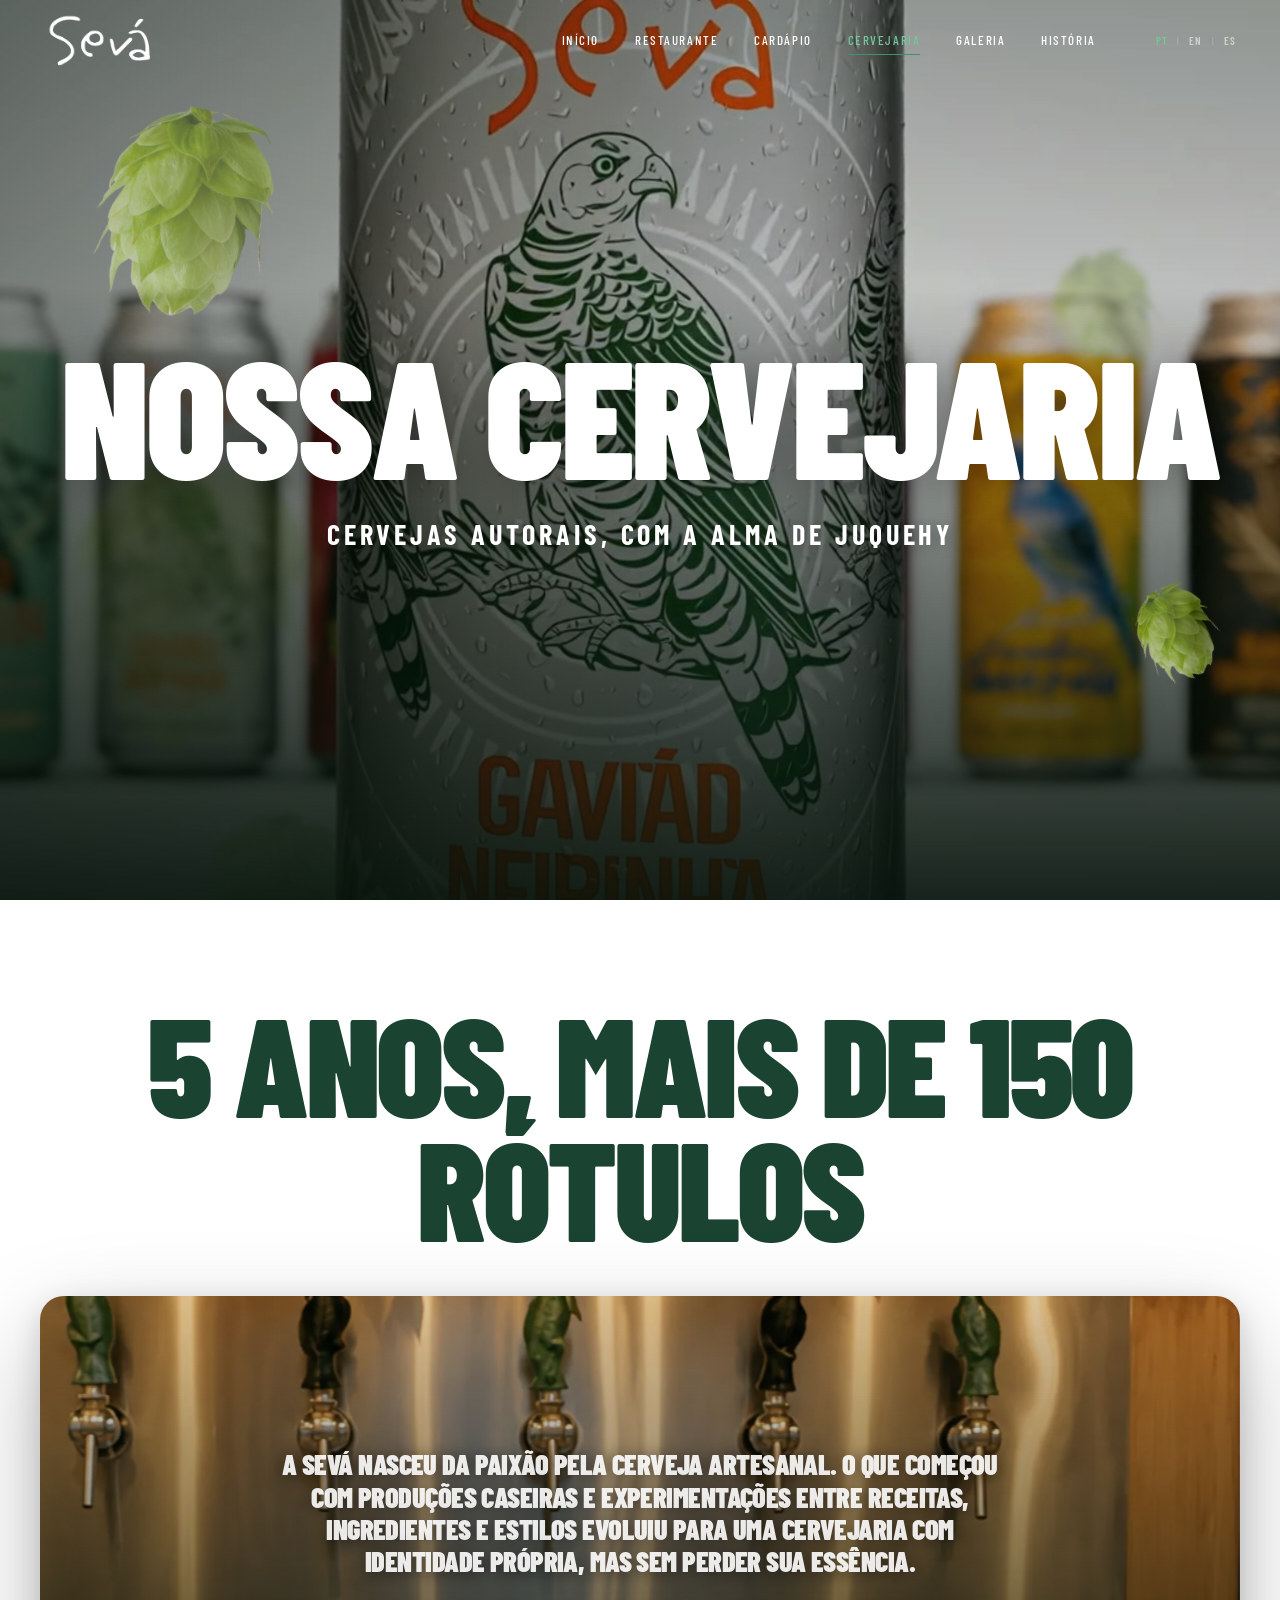
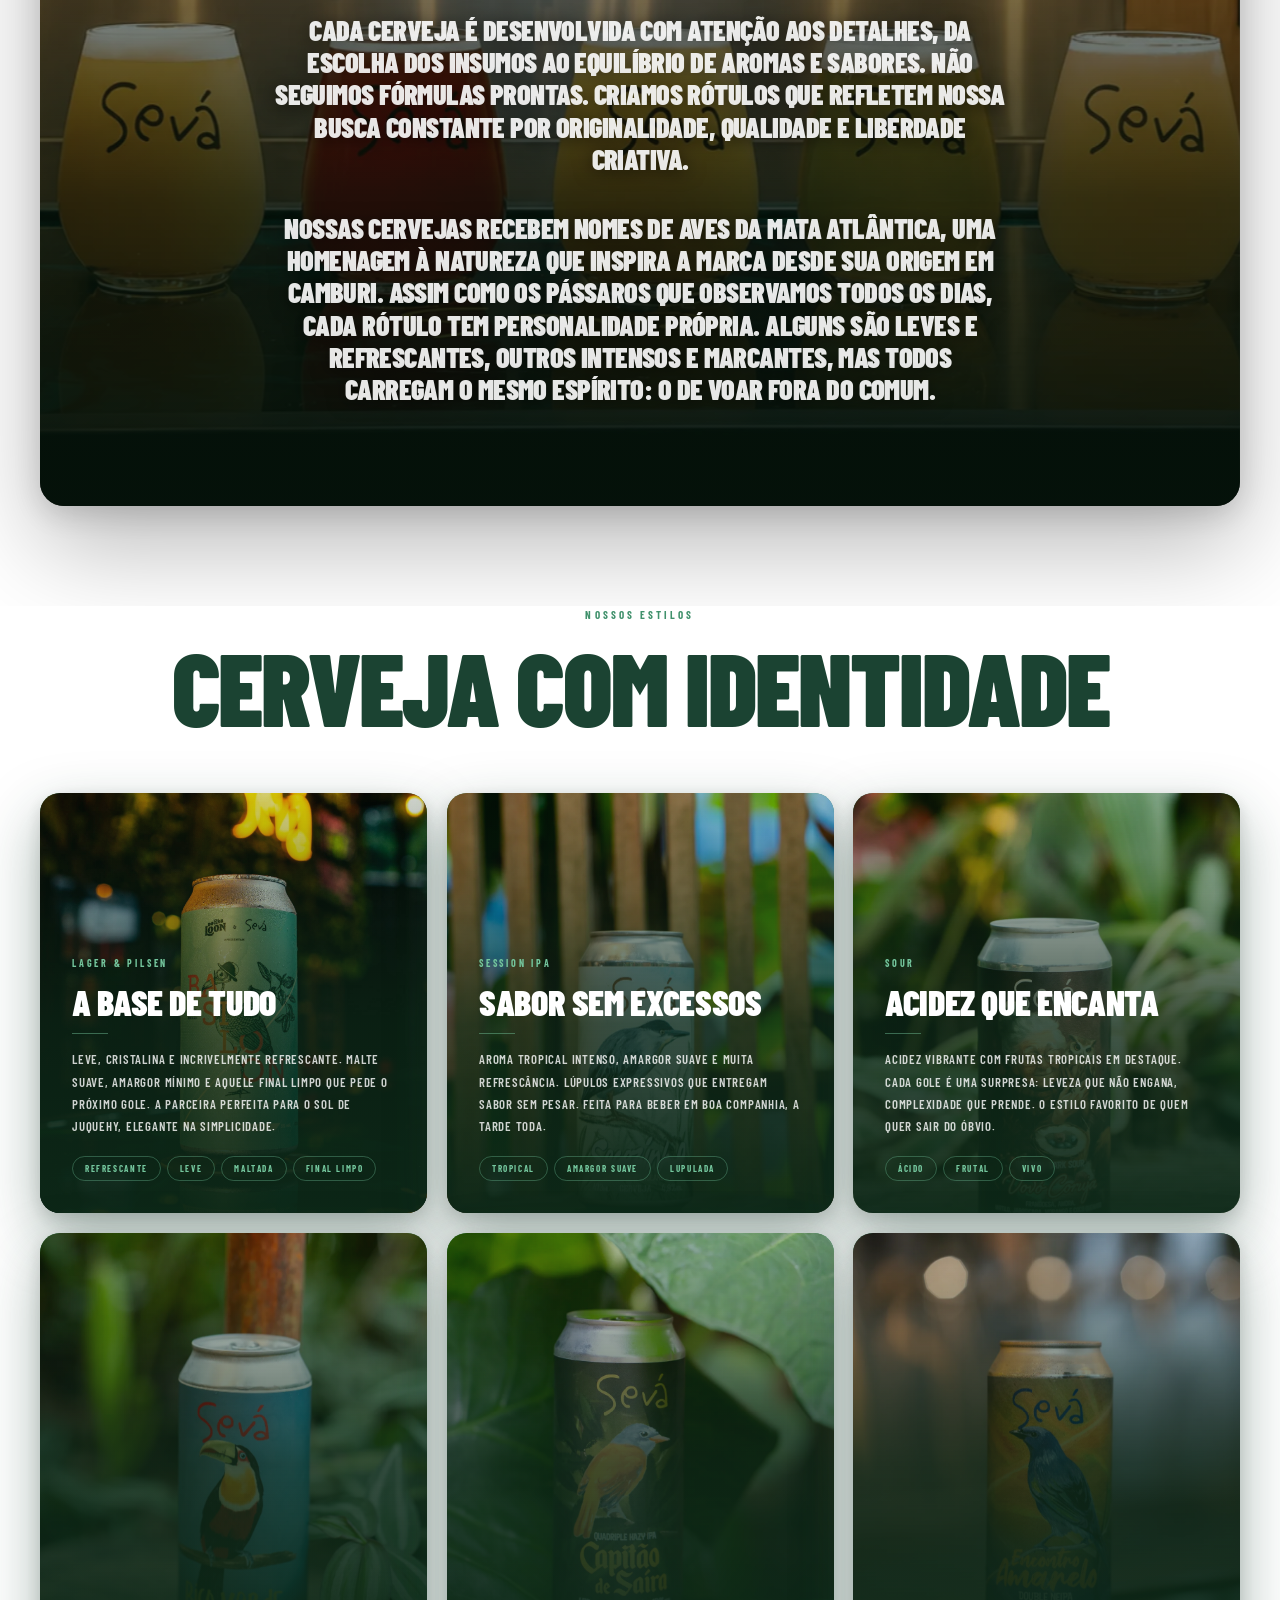
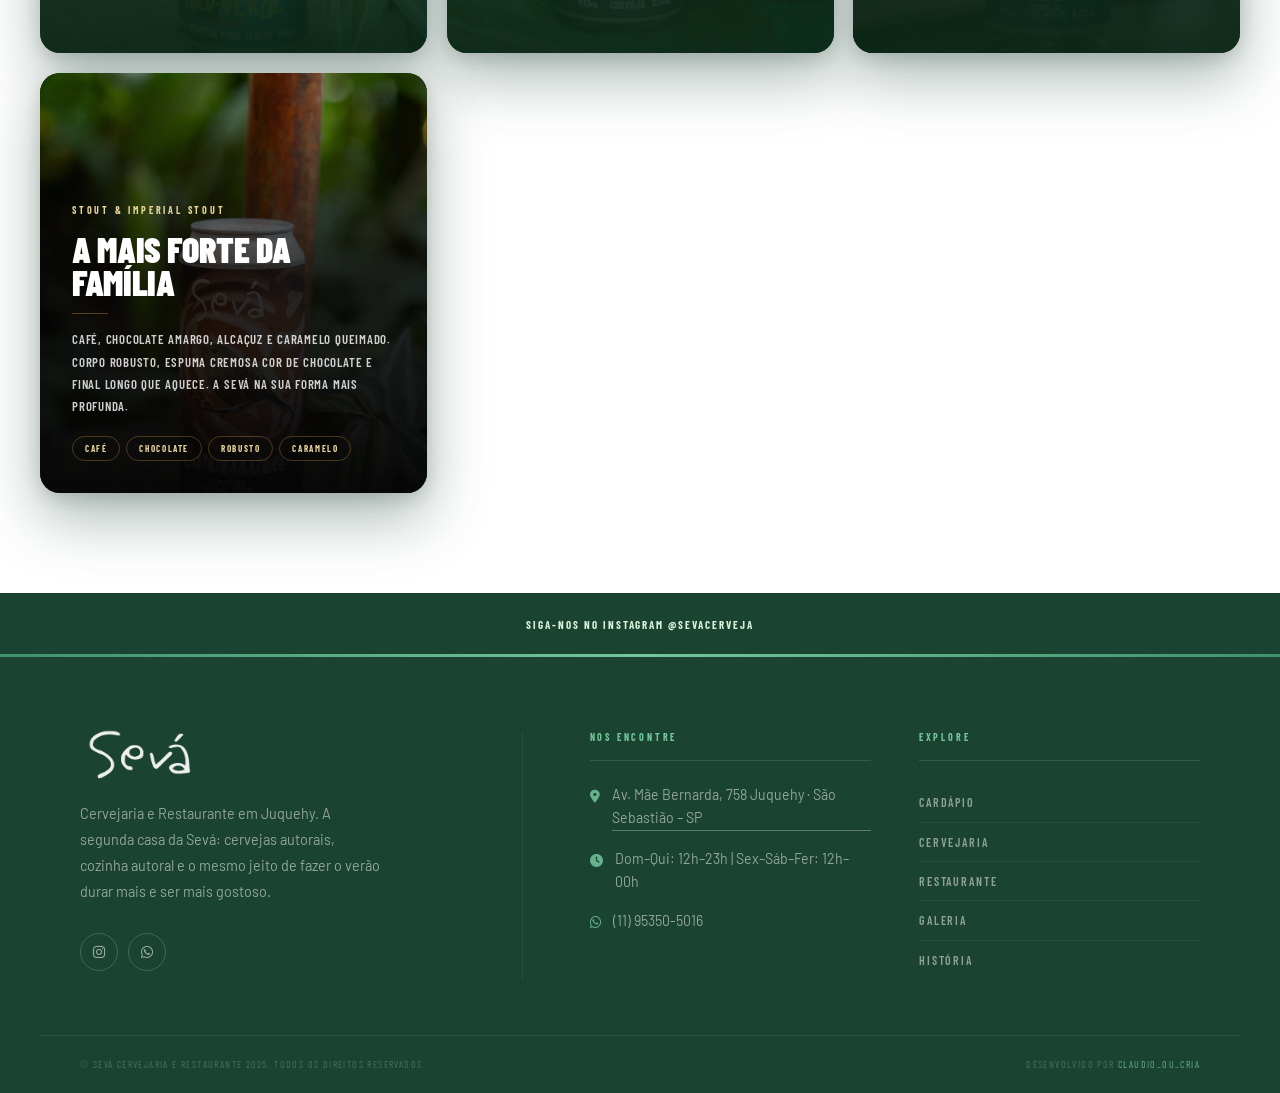
<file: cervejaria.html>
﻿<!DOCTYPE html>
<html lang="pt-BR">
<head>
  <!-- Google tag (gtag.js) -->
  <link rel="preconnect" href="https://www.googletagmanager.com">
  <script async src="https://www.googletagmanager.com/gtag/js?id=G-PL6VQNLBBJ"></script>
  <script>
    window.dataLayer = window.dataLayer || [];
    function gtag(){dataLayer.push(arguments);}
    gtag('js', new Date());
    gtag('config', 'G-PL6VQNLBBJ');
  </script>
  <meta charset="UTF-8">
  <meta name="viewport" content="width=device-width, initial-scale=1.0">
  <title data-i18n="meta.title.brewery">Cervejaria — Sevá Cervejaria e Restaurante</title>
  <meta name="description" data-i18n="meta.desc.brewery" content="Cinco anos de cervejas artesanais autorais. Sevá Cervejaria, Juquehy.">
  <link rel="icon" href="images/favicon-32x32.png" type="image/png" sizes="32x32">
  <link rel="canonical" href="https://sevajuquehy.com.br/cervejaria.html">
  <link rel="alternate" hreflang="pt-BR" href="https://sevajuquehy.com.br/cervejaria.html">
  <link rel="alternate" hreflang="en" href="https://sevajuquehy.com.br/cervejaria.html?lang=en">
  <link rel="alternate" hreflang="es" href="https://sevajuquehy.com.br/cervejaria.html?lang=es">
  <meta property="og:type" content="website">
  <meta property="og:site_name" content="Sevá Cervejaria e Restaurante">
  <meta property="og:title" content="Cervejaria — Sevá Cervejaria e Restaurante">
  <meta property="og:description" content="Cinco anos de cervejas artesanais autorais. Sevá Cervejaria, Juquehy.">
  <meta property="og:url" content="https://sevajuquehy.com.br/cervejaria.html">
  <meta property="og:image" content="https://sevajuquehy.com.br/images/og_home.jpg">
  <meta property="og:locale" content="pt_BR">
  <meta name="twitter:card" content="summary_large_image">
  <meta name="twitter:description" content="Cinco anos de cervejas artesanais autorais. Sevá Cervejaria, Juquehy.">
  <meta name="twitter:title" content="Cervejaria — Sevá Cervejaria e Restaurante">
  <meta name="twitter:image" content="https://sevajuquehy.com.br/images/og_home.jpg">

  <!-- Schema.org JSON-LD (Rich Snippets no Google) -->
  <script type="application/ld+json">
  {
    "@context": "https://schema.org",
    "@type": ["Restaurant", "BarOrPub"],
    "name": "Sevá Cervejaria e Restaurante",
    "description": "Cervejaria artesanal e restaurante na Juquehy, São Sebastião.",
    "url": "https://sevajuquehy.com.br/cervejaria.html",
    "logo": "https://sevajuquehy.com.br/images/logo_seva.webp",
    "image": "https://sevajuquehy.com.br/images/og_home.jpg",
    "telephone": "",
    "priceRange": "$$",
    "servesCuisine": ["Brasileira", "Contemporânea", "Mediterrânea"],
    "address": {
      "@type": "PostalAddress",
      "streetAddress": "Av. Mãe Bernarda, 758",
      "postalCode": "11623-304",
      "addressLocality": "Juquehy, São Sebastião",
      "addressRegion": "SP",
      "addressCountry": "BR"
    },
    "geo": {
      "@type": "GeoCoordinates",
      "latitude": "-23.7677335",
      "longitude": "-45.7291879"
    },
    "sameAs": [
      "https://www.instagram.com/sevacerveja/"
    ],
    "hasMenu": "https://sevajuquehy.com.br/cardapio.html"
  }
  </script>

  <link rel="preconnect" href="https://fonts.googleapis.com">
  <link rel="preconnect" href="https://fonts.gstatic.com" crossorigin>
  <link rel="preconnect" href="https://cdnjs.cloudflare.com">
  <link rel="stylesheet" href="https://fonts.googleapis.com/css2?family=Barlow:ital,wght@0,400;0,600;0,700;1,400&family=Barlow+Condensed:ital,wght@0,600;0,700;0,800;0,900;1,700;1,900&family=Cormorant+Garamond:ital,wght@0,300;0,400;0,600;1,300;1,600&display=swap" media="print" onload="this.media='all'">
  <noscript><link rel="stylesheet" href="https://fonts.googleapis.com/css2?family=Barlow:ital,wght@0,400;0,600;0,700;1,400&family=Barlow+Condensed:ital,wght@0,600;0,700;0,800;0,900;1,700;1,900&family=Cormorant+Garamond:ital,wght@0,300;0,400;0,600;1,300;1,600&display=swap"></noscript>
  <link rel="stylesheet" href="css/style.min.css">
  <link rel="stylesheet" href="https://cdnjs.cloudflare.com/ajax/libs/font-awesome/6.5.0/css/all.min.css" media="print" onload="this.media='all'">
  <noscript><link rel="stylesheet" href="https://cdnjs.cloudflare.com/ajax/libs/font-awesome/6.5.0/css/all.min.css"></noscript>

  <style>
    /* ================================================
       CERVEJARIA PAGE
       ================================================ */

    /* ── Lúpulos flutuantes: camada global ── */
    .lupulos-layer {
      position: fixed;
      inset: 0;
      pointer-events: none;
      z-index: 3;   /* maiores/frente ficam aqui */
      overflow: hidden;
    }

    /* lúpulos pequenos vão ATRÁS dos cards */
    .lupulos-layer.lupulos-back {
      z-index: 1;
    }

    .lupulo {
      position: absolute;
      background-image: url('images/cervejas/lupulo.webp');
      background-size: contain;
      background-repeat: no-repeat;
      will-change: transform;
      pointer-events: none;
    }

    /* ── HERO com vídeo ── */
    .brew-page-hero {
      position: relative;
      height: 100vh;
      height: 100svh;
      min-height: 580px;
      display: flex;
      align-items: center;
      justify-content: center;
      overflow: hidden;
      padding-bottom: 0;
    }

    .brew-page-hero-video {
      position: absolute;
      inset: 0;
      width: 100%;
      height: 100%;
      object-fit: cover;
      z-index: 0;
    }

    .brew-page-hero-overlay {
      position: absolute;
      inset: 0;
      z-index: 1;
      background:
        linear-gradient(to top, rgba(5,18,10,0.92) 0%, rgba(5,18,10,0.52) 38%, rgba(5,18,10,0.18) 68%, rgba(5,18,10,0.35) 100%),
        linear-gradient(to right, rgba(5,18,10,0.38) 0%, transparent 60%);
    }

    .brew-page-hero-content {
      position: relative;
      z-index: 2;
      text-align: center;
      color: var(--white);
      padding: 0 24px;
    }

    /* Título hero — branco, grande */
    .brew-page-hero-content .brew-hero-title {
      display: block;
      font-family: var(--caps);
      font-size: clamp(4rem, 13vw, 14rem);
      font-weight: 900;
      text-transform: uppercase;
      letter-spacing: -0.02em;
      color: var(--white);
      line-height: 0.88;
      margin-bottom: 24px;
      text-shadow: 0 4px 40px rgba(0,0,0,0.30);
    }

    .brew-page-hero-content .brew-hero-sub {
      font-family: var(--caps);
      font-size: clamp(1.1rem, 2.2vw, 2rem);
      font-weight: 700;
      letter-spacing: 0.14em;
      text-transform: uppercase;
      color: var(--white);
      opacity: 1;
      text-shadow: 0 2px 16px rgba(0,0,0,0.30);
    }

    /* ── "5 anos…" acima do banner ── */
    .brewery-intro-block {
      background: var(--white);
      padding: 100px 40px 48px;
      text-align: center;
    }

    .brewery-banner-heading { text-align: center; }

    .brewery-banner-script {
      display: block;
      font-family: var(--caps);
      font-size: clamp(3.5rem, 11vw, 10rem);
      font-weight: 900;
      text-transform: uppercase;
      color: var(--verde-dark);
      letter-spacing: -0.025em;
      line-height: 0.88;
    }

    /* ── Banner com textos sobrepostos ── */
    .brewery-banner-section {
      background: var(--white);
      padding: 0 40px 100px;
    }

    .brewery-intro-text {
      max-width: 800px;
      margin: 0 auto;
      padding: 0 clamp(24px, 5vw, 64px);
    }

    .brewery-intro-text p {
      font-family: var(--caps);
      font-size: clamp(1.3rem, 2.2vw, 2.6rem);
      font-weight: 900;
      text-transform: uppercase;
      letter-spacing: -0.02em;
      color: rgba(255,255,255,0.90);
      text-shadow: 0 2px 18px rgba(0,0,0,0.60);
      line-height: 1.15;
      margin-bottom: 36px;
      opacity: 0;
      transform: translateY(40px);
      transition: opacity 0.85s ease, transform 0.85s ease;
    }
    .brewery-intro-text p.in-view {
      opacity: 1;
      transform: translateY(0);
    }
    .brewery-intro-text p:nth-child(2) { transition-delay: 0.18s; }

    /* ── Bloco texto sobre a imagem do banner ── */
    .brewery-banner-wrap {
      position: relative;
      border-radius: 24px;
      overflow: hidden;
      height: clamp(680px, 90vh, 1100px);
      box-shadow: 0 40px 100px rgba(0,0,0,0.28), 0 8px 28px rgba(0,0,0,0.14);
    }

    .brewery-banner-img {
      position: absolute;
      inset: -15% 0;
      background-image: url('images/cervejas/banner_copos.webp');
      background-size: cover;
      background-position: center;
      will-change: transform;
    }

    .brewery-banner-overlay {
      position: absolute;
      inset: 0;
      background: linear-gradient(
        to top,
        rgba(5,18,10,0.97) 0%,
        rgba(5,18,10,0.80) 38%,
        rgba(5,18,10,0.45) 68%,
        rgba(5,18,10,0.12) 100%
      );
    }

    .brewery-banner-text-over {
      position: absolute;
      left: 0;
      right: 0;
      bottom: 0;
      z-index: 2;
      padding: clamp(24px,4vw,60px) clamp(28px,6vw,80px) clamp(40px,5vw,64px);
      text-align: center;
    }

    .brewery-banner-caps {
      display: block;
      font-family: var(--caps);
      font-style: italic;
      font-size: clamp(1.1rem, 2.2vw, 2rem);
      font-weight: 600;
      text-transform: uppercase;
      letter-spacing: 0.10em;
      color: var(--verde-light);
      margin-bottom: 28px;
    }

    .brewery-banner-text-over .brewery-intro-text {
      max-width: 860px;
      margin: 0 auto;
    }

    /* ── Beer styles section ── */
    .beer-styles-section {
      background: var(--white);
      padding: 0 40px 100px;
      position: relative;
    }

    .beer-styles-header {
      text-align: center;
      margin-bottom: 60px;
    }

    .beer-styles-eyebrow {
      display: block;
      font-family: var(--caps);
      font-size: 11px;
      font-weight: 700;
      letter-spacing: 0.28em;
      text-transform: uppercase;
      color: var(--verde-mid);
      margin-bottom: 16px;
    }

    .beer-styles-title {
      display: block;
      font-family: var(--caps);
      font-size: clamp(3rem, 8vw, 7rem);
      font-weight: 900;
      text-transform: uppercase;
      color: var(--verde-dark);
      letter-spacing: -0.02em;
      line-height: 0.9;
    }

    /* Grid */
    .beer-styles-grid {
      display: grid;
      grid-template-columns: repeat(3, 1fr);
      gap: 20px;
      max-width: 1400px;
      margin: 0 auto;
    }

    /* Card base */
    .bsc {
      position: relative;
      background: linear-gradient(155deg, var(--verde-mid) 0%, var(--verde) 60%, var(--verde-dark) 100%);
      border-radius: 20px;
      overflow: hidden;
      cursor: default;
      will-change: transform;
      box-shadow:
        0 24px 60px rgba(27,67,50,0.38),
        0 6px 18px rgba(0,0,0,0.14);
      transition: box-shadow 0.5s ease, transform 0.5s ease;
      min-height: 420px;
    }
    .bsc:hover {
      box-shadow: 0 40px 90px rgba(27,67,50,0.52), 0 10px 30px rgba(0,0,0,0.20);
      transform: translateY(-6px) scale(1.012);
    }

    /* Foto de fundo do card */
    .bsc-photo {
      position: absolute;
      inset: 0;
      background-size: cover;
      background-position: center;
      transition: transform 0.7s cubic-bezier(0.25,0.46,0.45,0.94);
      will-change: transform;
    }
    .bsc:hover .bsc-photo { transform: scale(1.07); }

    /* Overlay verde sobre a foto */
    .bsc-photo-overlay {
      position: absolute;
      inset: 0;
      background: linear-gradient(
        to top,
        rgba(13,40,24,0.97) 0%,
        rgba(13,40,24,0.78) 45%,
        rgba(13,40,24,0.42) 75%,
        rgba(13,40,24,0.18) 100%
      );
      transition: background 0.5s ease;
    }
    .bsc:hover .bsc-photo-overlay {
      background: linear-gradient(
        to top,
        rgba(13,40,24,0.98) 0%,
        rgba(13,40,24,0.84) 50%,
        rgba(13,40,24,0.50) 78%,
        rgba(13,40,24,0.22) 100%
      );
    }

    /* Textura/gradiente quando não tem foto */
    .bsc::before {
      content: '';
      position: absolute;
      inset: 0;
      background:
        radial-gradient(ellipse 70% 50% at 110% -10%, rgba(116,198,157,0.16) 0%, transparent 60%),
        radial-gradient(ellipse 50% 60% at -10% 110%, rgba(27,67,50,0.35) 0%, transparent 55%);
      z-index: 0;
    }

    .bsc-inner {
      position: relative;
      z-index: 1;
      padding: 36px 32px 32px;
      display: flex;
      flex-direction: column;
      gap: 14px;
      height: 100%;
      min-height: 420px;
      justify-content: flex-end;
    }

    .bsc-icon {
      font-size: 2.2rem;
      line-height: 1;
      filter: drop-shadow(0 4px 12px rgba(0,0,0,0.3));
      opacity: 0;
      transform: translateY(20px);
      transition: opacity 0.6s ease, transform 0.6s ease;
      margin-bottom: 4px;
    }
    .bsc.in-view .bsc-icon { opacity: 1; transform: translateY(0); }

    .bsc-style {
      font-family: var(--caps);
      font-size: 10px;
      font-weight: 700;
      letter-spacing: 0.28em;
      text-transform: uppercase;
      color: var(--verde-light);
      opacity: 0;
      transform: translateY(16px);
      transition: opacity 0.6s ease 0.08s, transform 0.6s ease 0.08s;
    }
    .bsc.in-view .bsc-style { opacity: 1; transform: translateY(0); }

    .bsc-name {
      font-family: var(--caps);
      font-size: clamp(1.6rem, 2.8vw, 2.6rem);
      font-weight: 900;
      text-transform: uppercase;
      color: var(--white);
      letter-spacing: -0.01em;
      line-height: 0.92;
      opacity: 0;
      transform: translateY(20px);
      transition: opacity 0.6s ease 0.14s, transform 0.6s ease 0.14s;
    }
    .bsc.in-view .bsc-name { opacity: 1; transform: translateY(0); }

    .bsc-divider {
      width: 36px;
      height: 1px;
      background: rgba(116,198,157,0.45);
      opacity: 0;
      transform: scaleX(0);
      transform-origin: left;
      transition: opacity 0.5s ease 0.22s, transform 0.5s ease 0.22s;
    }
    .bsc.in-view .bsc-divider { opacity: 1; transform: scaleX(1); }

    .bsc-desc {
      font-family: var(--caps);
      font-size: clamp(0.75rem, 1vw, 0.88rem);
      font-weight: 600;
      letter-spacing: 0.06em;
      text-transform: uppercase;
      color: rgba(255,255,255,0.80);
      line-height: 1.75;
      opacity: 0;
      transform: translateY(16px);
      transition: opacity 0.6s ease 0.30s, transform 0.6s ease 0.30s;
    }
    .bsc.in-view .bsc-desc { opacity: 1; transform: translateY(0); }

    .bsc-tags {
      display: flex;
      flex-wrap: wrap;
      gap: 6px;
      margin-top: 4px;
      opacity: 0;
      transform: translateY(12px);
      transition: opacity 0.6s ease 0.40s, transform 0.6s ease 0.40s;
    }
    .bsc.in-view .bsc-tags { opacity: 1; transform: translateY(0); }

    .bsc-tag {
      font-family: var(--caps);
      font-size: 9px;
      font-weight: 700;
      letter-spacing: 0.18em;
      text-transform: uppercase;
      color: var(--verde-light);
      border: 1px solid rgba(116,198,157,0.35);
      border-radius: 100px;
      padding: 4px 12px;
      backdrop-filter: blur(4px);
      transition: background 0.3s, border-color 0.3s;
    }
    .bsc:hover .bsc-tag {
      background: rgba(116,198,157,0.12);
      border-color: rgba(116,198,157,0.60);
    }

    /* Todos os cards com mesma altura */
    .bsc--wide { grid-column: span 1; }
    .bsc-icon  { display: none; }

    /* Stout dark */
    .bsc--dark {
      background: linear-gradient(155deg, #1a1a1a 0%, #0f0f0f 60%, #080808 100%);
    }
    .bsc--dark .bsc-style { color: var(--gold-light); }
    .bsc--dark .bsc-tag { color: var(--gold-light); border-color: rgba(196,150,58,0.35); }
    .bsc--dark:hover .bsc-tag { background: rgba(196,150,58,0.10); border-color: rgba(196,150,58,0.55); }
    .bsc--dark .bsc-divider { background: rgba(196,150,58,0.40); }
    .bsc--dark .bsc-photo-overlay {
      background: linear-gradient(
        to top,
        rgba(5,5,5,0.98) 0%,
        rgba(5,5,5,0.82) 50%,
        rgba(5,5,5,0.50) 78%,
        rgba(5,5,5,0.22) 100%
      );
    }


    /* Lúpulos centrais só no desktop, z-index acima do banner mas abaixo dos cards */
    .lupulo--desktop { display: block; }
    @media (max-width: 1024px) { .lupulo--desktop { display: none; } }

    /* Layer específica para os lúpulos centrais de desktop */
    #lupulosLayerMid {
      position: fixed;
      inset: 0;
      pointer-events: none;
      z-index: 2;   /* acima do banner (z:1) mas abaixo dos cards (z:3) */
      overflow: hidden;
    }

    /* ── Responsivo ── */
    @media (max-width: 1024px) {
      .beer-styles-grid { grid-template-columns: repeat(2, 1fr); }
      .bsc--wide { grid-column: span 2; }
    }
    @media (max-width: 768px) {
      /* lúpulo mais visível: menor + mais pra lateral direita */
      #lup1 {
        width: 120px !important;
        height: 120px !important;
        left: auto !important;
        right: 4vw !important;
        top: 8vh !important;
        opacity: 0.35 !important;
      }
      .brewery-banner-section { padding: 0 16px 80px; }
      /* Banner mais alto no mobile para o texto não vazar no topo */
      .brewery-banner-wrap {
        border-radius: 16px;
        height: clamp(640px, 92vh, 860px);
      }
      /* Texto menor para caber na imagem sem cortar */
      .brewery-intro-text p {
        font-size: clamp(1rem, 3.6vw, 1.3rem);
        line-height: 1.25;
        margin-bottom: 20px;
      }
      /* Padding do bloco de texto reduzido para ganhar espaço vertical */
      .brewery-banner-text-over {
        padding: clamp(16px,3vw,32px) clamp(20px,5vw,40px) clamp(24px,4vw,40px);
      }
      .brewery-banner-caps {
        font-size: clamp(0.85rem, 3vw, 1rem);
        margin-bottom: 16px;
      }
      .beer-styles-section { padding: 0 16px 80px; }
      .beer-styles-grid { grid-template-columns: 1fr; gap: 14px; }
      .bsc--wide { grid-column: span 1; }
      .brewery-intro-block { padding: 60px 24px 60px; }
    }
    @media (max-width: 480px) {
      /* Ainda mais alto em telas muito pequenas */
      .brewery-banner-wrap { border-radius: 12px; height: clamp(700px, 95vh, 900px); }
      .bsc-inner { padding: 28px 24px 26px; }
      .brewery-intro-text p { font-size: 0.95rem; margin-bottom: 14px; }
    }
  </style>
  <meta name="theme-color" content="#2D6A4F">
</head>
<body>

  <a class="skip-link" href="#cv-hero">Ir para o conteúdo principal</a>

  <div id="loader"><img src="images/logo_seva.webp" alt="Sevá" width="120" height="54"></div>

  <!-- ── LÚPULOS FRENTE (z-index 3) — nítidos, margens ── -->
  <div class="lupulos-layer" id="lupulosLayerFront" aria-hidden="true">
    <div class="lupulo" id="lup1"  style="width:220px;height:220px;top:12vh; left:6vw;  opacity:0.55;filter:blur(0px);"></div>
    <div class="lupulo" id="lup4"  style="width:100px;height:100px;top:65vh; right:4vw; opacity:0.62;filter:blur(0px);"></div>
    <div class="lupulo" id="lup7"  style="width:120px;height:120px;top:145vh;left:20vw; opacity:0.58;filter:blur(0px);"></div>
    <div class="lupulo" id="lup9"  style="width:160px;height:160px;top:200vh;left:8vw;  opacity:0.52;filter:blur(0px);"></div>
    <div class="lupulo" id="lup11" style="width:90px; height:90px; top:260vh;left:30vw; opacity:0.64;filter:blur(0px);"></div>
    <div class="lupulo" id="lup13" style="width:150px;height:150px;top:320vh;left:5vw;  opacity:0.54;filter:blur(0px);"></div>
    <div class="lupulo" id="lup14" style="width:110px;height:110px;top:340vh;right:3vw; opacity:0.60;filter:blur(0px);"></div>
  </div>

  <!-- ── LÚPULOS ATRÁS (z-index 1) — desfocados, atrás dos cards ── -->
  <div class="lupulos-layer" id="lupulosLayerBack" style="z-index:1;" aria-hidden="true">
    <div class="lupulo" id="lup2"  style="width:140px;height:140px;top:28vh; right:8vw; opacity:0.30;filter:blur(3px);"></div>
    <div class="lupulo" id="lup3"  style="width:320px;height:320px;top:50vh; left:2vw;  opacity:0.26;filter:blur(5px);"></div>
    <div class="lupulo" id="lup5"  style="width:180px;height:180px;top:90vh; left:14vw; opacity:0.32;filter:blur(2px);"></div>
    <div class="lupulo" id="lup6"  style="width:260px;height:260px;top:115vh;right:10vw; opacity:0.24;filter:blur(4px);"></div>
    <div class="lupulo" id="lup8"  style="width:200px;height:200px;top:170vh;right:18vw; opacity:0.28;filter:blur(3px);"></div>
    <div class="lupulo" id="lup10" style="width:280px;height:280px;top:230vh;right:5vw;  opacity:0.22;filter:blur(6px);"></div>
    <div class="lupulo" id="lup12" style="width:240px;height:240px;top:290vh;right:22vw; opacity:0.26;filter:blur(4px);"></div>
    <div class="lupulo" id="lup15" style="width:300px;height:300px;top:370vh;left:18vw; opacity:0.20;filter:blur(7px);"></div>
  </div>

  <!-- ── LÚPULOS CENTRAIS DESKTOP (z-index 2): acima banner, abaixo dos cards ── -->
  <div id="lupulosLayerMid" aria-hidden="true">
    <div class="lupulo lupulo--desktop" id="lup16" style="width:240px;height:240px;top:160vh;left:40vw; opacity:0.28;filter:blur(2px);"></div>
    <div class="lupulo lupulo--desktop" id="lup17" style="width:200px;height:200px;top:310vh;left:48vw; opacity:0.24;filter:blur(4px);"></div>
  </div>

  <header id="header">
    <div class="header-inner">
      <a href="index.html" class="logo"><img src="images/logo_seva.webp" alt="Sevá" width="120" height="54"></a>
      <nav class="nav-links">
        <a href="index.html" data-i18n="nav.home">Início</a>
        <a href="restaurante.html" data-i18n="nav.restaurant">Restaurante</a>
        <a href="cardapio.html" data-i18n="nav.menu">Cardápio</a>
        <a href="cervejaria.html" class="active" data-i18n="nav.brewery">Cervejaria</a>
        <a href="galeria.html" data-i18n="nav.gallery">Galeria</a>
        <a href="historia.html" data-i18n="nav.story">História</a>
        <div class="lang-switcher">
          <button class="lang-btn active" data-lang="pt">PT</button>
          <span class="lang-sep">|</span>
          <button class="lang-btn" data-lang="en">EN</button>
          <span class="lang-sep">|</span>
          <button class="lang-btn" data-lang="es">ES</button>
        </div>
      </nav>
      <button class="hamburger" id="hamburger" aria-label="Menu" aria-expanded="false"><span></span><span></span><span></span></button>
    </div>
  </header>

  <nav class="mobile-nav" id="mobileNav">
    <a href="index.html" data-i18n="nav.home">Início</a>
    <a href="restaurante.html" data-i18n="nav.restaurant">Restaurante</a>
    <a href="cardapio.html" data-i18n="nav.menu">Cardápio</a>
    <a href="cervejaria.html" data-i18n="nav.brewery">Cervejaria</a>
    <a href="galeria.html" data-i18n="nav.gallery">Galeria</a>
    <a href="historia.html" data-i18n="nav.story">História</a>
    <div class="mobile-lang">
      <button class="lang-btn active" data-lang="pt">PT</button>
      <button class="lang-btn" data-lang="en">EN</button>
      <button class="lang-btn" data-lang="es">ES</button>
    </div>
  </nav>

  <!-- ══════════════════════════════════════════════
       HERO — vídeo full-screen
  ══════════════════════════════════════════════ -->
  <section class="brew-page-hero">
    <video class="brew-page-hero-video" autoplay muted loop playsinline preload="auto">
      <source src="images/cervejas/banner_cervejaria.webm" type="video/webm">
      <!-- fallback: imagem estática -->
      <div style="position:absolute;inset:0;background-image:url('images/cervejas/artistico_chop.webp');background-size:cover;background-position:center;"></div>
    </video>
    <div class="brew-page-hero-overlay"></div>
    <div class="brew-page-hero-content">
      <h1 class="brew-hero-title" data-i18n="brewery.intro.script">A Cervejaria</h1>
      <p class="brew-hero-sub" data-i18n="brewery.hero.sub">Cervejas autorais, com a alma de Camburí</p>
    </div>
  </section>

  <!-- ══════════════════════════════════════════════
       INTRO: heading centralizado + textos + banner
  ══════════════════════════════════════════════ -->
  <!-- "5 anos..." centralizado acima do banner -->
  <div class="brewery-intro-block">
    <div class="brewery-banner-heading">
      <span class="brewery-banner-script" data-i18n="brewery.hero.title">5 anos, mais de 150 rótulos</span>
    </div>
  </div>

  <!-- ══════════════════════════════════════════════
       BANNER — imagem com todos os textos sobrepostos
  ══════════════════════════════════════════════ -->
  <div class="brewery-banner-section">
    <div class="brewery-banner-wrap" id="brewBanner">
      <div class="brewery-banner-img" id="brewBannerImg"></div>
      <div class="brewery-banner-overlay"></div>

      <!-- Textos sobre a imagem -->
      <div class="brewery-banner-text-over">
        <div class="brewery-intro-text in-view" id="brewIntroText">
          <p data-i18n="brewery.intro.p1">A Sevá começou como cerveja artesanal feita em casa e nunca deixou de ser isso — mesmo depois de ganhar endereço fixo. Cada lote é pensado, cada ingrediente é escolhido, cada estilo carrega a identidade da cervejaria.</p>
          <p data-i18n="brewery.intro.p2">Os rótulos levam nomes de aves porque, assim como elas, as cervejas da Sevá têm liberdade de ser o que precisam ser — leve ou intensa, tropical ou robusta.</p>
          <p data-i18n="brewery.intro.p3">Nossas cervejas recebem nomes de aves da Mata Atlântica, uma homenagem à natureza que inspira a marca desde sua origem em Camburi. Assim como os pássaros que observamos todos os dias, cada rótulo tem personalidade própria. Alguns são leves e refrescantes, outros intensos e marcantes, mas todos carregam o mesmo espírito: o de voar fora do comum.</p>
        </div>
      </div>
    </div>
  </div>

  <!-- ══════════════════════════════════════════════
       BEER STYLES GRID
  ══════════════════════════════════════════════ -->
  <div class="beer-styles-section">
    <div class="beer-styles-header">
      <span class="beer-styles-eyebrow" data-i18n="brewery.styles.eyebrow">Nossos Estilos</span>
      <span class="beer-styles-title" data-i18n="brewery.styles.title">Cerveja com Identidade</span>
    </div>

    <div class="beer-styles-grid" id="beerStylesGrid">

      <!-- Lager & Pilsen — wide -->
      <div class="bsc bsc--wide">
        <div class="bsc-photo" style="background-image:url('images/cervejas/basilon_pilsen.jpeg');"></div>
        <div class="bsc-photo-overlay"></div>
        <div class="bsc-inner">
          <span class="bsc-icon">🌾</span>
          <span class="bsc-style">Lager &amp; Pilsen</span>
          <span class="bsc-name" data-i18n="brewery.pilsen.name">A base de tudo</span>
          <div class="bsc-divider"></div>
          <p class="bsc-desc" data-i18n="brewery.pilsen.desc">Leve, cristalina e incrivelmente refrescante. Malte suave, amargor mínimo e aquele final limpo que pede o próximo gole. A parceira perfeita para o sol de Juquehy, elegante na simplicidade.</p>
          <div class="bsc-tags">
            <span class="bsc-tag">Refrescante</span>
            <span class="bsc-tag">Leve</span>
            <span class="bsc-tag">Maltada</span>
            <span class="bsc-tag">Final Limpo</span>
          </div>
        </div>
      </div>

      <!-- Session IPA -->
      <div class="bsc">
        <div class="bsc-photo" style="background-image:url('images/cervejas/can_socozinho.webp');"></div>
        <div class="bsc-photo-overlay"></div>
        <div class="bsc-inner">
          <span class="bsc-icon">🌿</span>
          <span class="bsc-style">Session IPA</span>
          <span class="bsc-name" data-i18n="brewery.session_ipa.name">Sabor sem excessos</span>
          <div class="bsc-divider"></div>
          <p class="bsc-desc" data-i18n="brewery.session_ipa.desc">Aroma tropical intenso, amargor suave e muita refrescância. Lúpulos expressivos que entregam sabor sem pesar. Feita para beber em boa companhia, a tarde toda.</p>
          <div class="bsc-tags">
            <span class="bsc-tag">Tropical</span>
            <span class="bsc-tag">Amargor Suave</span>
            <span class="bsc-tag">Lupulada</span>
          </div>
        </div>
      </div>

      <!-- Sour -->
      <div class="bsc">
        <div class="bsc-photo" style="background-image:url('images/cervejas/can_vovo.webp');background-position:center top;"></div>
        <div class="bsc-photo-overlay"></div>
        <div class="bsc-inner">
          <span class="bsc-icon">🍋</span>
          <span class="bsc-style">Sour</span>
          <span class="bsc-name" data-i18n="brewery.sour.name">Acidez que encanta</span>
          <div class="bsc-divider"></div>
          <p class="bsc-desc" data-i18n="brewery.sour.desc">Acidez vibrante com frutas tropicais em destaque. Cada gole é uma surpresa: leveza que não engana, complexidade que prende. O estilo favorito de quem quer sair do óbvio.</p>
          <div class="bsc-tags">
            <span class="bsc-tag">Ácido</span>
            <span class="bsc-tag">Frutal</span>
            <span class="bsc-tag">Vivo</span>
          </div>
        </div>
      </div>

      <!-- IPA (American + Australian) -->
      <div class="bsc">
        <div class="bsc-photo" style="background-image:url('images/cervejas/can_bicoverde.webp');"></div>
        <div class="bsc-photo-overlay"></div>
        <div class="bsc-inner">
          <span class="bsc-icon">🌏</span>
          <span class="bsc-style">IPA — American &amp; Australian</span>
          <span class="bsc-name" data-i18n="brewery.ipa.name">O lúpulo em todo poder</span>
          <div class="bsc-divider"></div>
          <p class="bsc-desc" data-i18n="brewery.ipa.desc">American IPA: pinheiro e resina, amargor firme e longo. Australian IPA: maracujá, pêssego e lima com amargor equilibrado. Dois continentes, uma paixão em comum.</p>
          <div class="bsc-tags">
            <span class="bsc-tag">Resinoso</span>
            <span class="bsc-tag">Cítrico</span>
            <span class="bsc-tag">Tropical</span>
          </div>
        </div>
      </div>

      <!-- Hazy IPA — wide -->
      <div class="bsc bsc--wide">
        <div class="bsc-photo" style="background-image:url('images/cervejas/can_capitao.webp');"></div>
        <div class="bsc-photo-overlay"></div>
        <div class="bsc-inner">
          <span class="bsc-icon">☁️</span>
          <span class="bsc-style">Hazy IPA / NEIPA</span>
          <span class="bsc-name" data-i18n="brewery.hazy_ipa.name">Turva por natureza</span>
          <div class="bsc-divider"></div>
          <p class="bsc-desc" data-i18n="brewery.hazy_ipa.desc">Veludo líquido. Corpo suave e cremoso, aroma explosivo de frutas tropicais, amargor quase ausente. A experiência mais sensorial que a Sevá pode oferecer em um copo.</p>
          <div class="bsc-tags">
            <span class="bsc-tag">Cremoso</span>
            <span class="bsc-tag">Mango</span>
            <span class="bsc-tag">Suave</span>
          </div>
        </div>
      </div>

      <!-- Double IPA -->
      <div class="bsc">
        <div class="bsc-photo" style="background-image:url('images/cervejas/can_encontro.webp');"></div>
        <div class="bsc-photo-overlay"></div>
        <div class="bsc-inner">
          <span class="bsc-icon">⚡</span>
          <span class="bsc-style">Double IPA</span>
          <span class="bsc-name" data-i18n="brewery.double_ipa.name">Para os verdadeiros</span>
          <div class="bsc-divider"></div>
          <p class="bsc-desc" data-i18n="brewery.double_ipa.desc">Intensa, aromática e encorpada. Lupulagem massiva que entrega resina, frutas e amargor duradouro em camadas. Alta graduação que respeita o paladar.</p>
          <div class="bsc-tags">
            <span class="bsc-tag">Intensa</span>
            <span class="bsc-tag">Encorpada</span>
            <span class="bsc-tag">Alto IBU</span>
          </div>
        </div>
      </div>

      <!-- Stout -->
      <div class="bsc bsc--dark">
        <div class="bsc-photo" style="background-image:url('images/cervejas/can_carruira.webp');background-position:center top;"></div>
        <div class="bsc-photo-overlay"></div>
        <div class="bsc-inner">
          <span class="bsc-icon">🍫</span>
          <span class="bsc-style">Stout &amp; Imperial Stout</span>
          <span class="bsc-name" data-i18n="brewery.stout.name">A mais forte da Família</span>
          <div class="bsc-divider"></div>
          <p class="bsc-desc" data-i18n="brewery.stout.desc">Café, chocolate amargo, alcaçuz e caramelo queimado. Corpo robusto, espuma cremosa cor de chocolate e final longo que aquece. A Sevá na sua forma mais profunda.</p>
          <div class="bsc-tags">
            <span class="bsc-tag">Café</span>
            <span class="bsc-tag">Chocolate</span>
            <span class="bsc-tag">Robusto</span>
            <span class="bsc-tag">Caramelo</span>
          </div>
        </div>
      </div>

    </div>
  </div>

  <!-- INSTA BAND -->
  <div class="insta-band">
    <a href="https://instagram.com/sevacerveja" target="_blank" data-i18n="home.insta">
      ✦ &nbsp; Siga-nos no Instagram @sevacerveja &nbsp; ✦
    </a>
  </div>

  <!-- FOOTER — idêntico ao index -->
  <footer id="footer">

    <div class="footer-top-bar"></div>

    <div class="footer-main">

      <div class="footer-col footer-col--brand">
        <div class="footer-logo">
          <img src="images/logo_seva.webp" alt="Sevá" width="120" height="54" loading="lazy" decoding="async">
        </div>
        <p class="footer-tagline" data-i18n="footer.about">Cervejaria e Restaurante em Juquehy. A segunda casa da Sevá: cervejas autorais, cozinha autoral e o mesmo jeito de fazer o verão durar mais e ser mais gostoso.</p>
        <div class="footer-social">
          <a href="https://instagram.com/sevacerveja" target="_blank" aria-label="Instagram"><i class="fa-brands fa-instagram"></i></a>
          <a href="https://wa.me/5511953505016" target="_blank" aria-label="WhatsApp"><i class="fa-brands fa-whatsapp"></i></a>
        </div>
      </div>

      <div class="footer-divider"></div>

      <div class="footer-col footer-col--contact">
        <span class="footer-col-eyebrow" data-i18n="footer.findus">Nos Encontre</span>
        <ul class="footer-contact-list">
          <li>
            <span class="icon"><i class="fa fa-map-marker-alt"></i></span>
            <a href="https://www.google.com/maps/dir//Sev%C3%A1+-+Restaurante+e+Cervejaria+-+Juquehy,+Av.+M%C3%A3e+Bernarda,+758+-+Juquehy,+S%C3%A3o+Sebasti%C3%A3o+-+SP,+11623-304/@-23.4812624,-46.8516864,15z/data=!4m8!4m7!1m0!1m5!1m1!1s0x94cd879c73b03d9b:0xe690d76a171f980a!2m2!1d-45.7291879!2d-23.7677335?entry=ttu" target="_blank" rel="noopener noreferrer" data-i18n="footer.address" style="color:inherit;text-decoration:none;border-bottom:1px solid rgba(255,255,255,0.3);">Av. Mãe Bernarda, 758<br>Juquehy · São Sebastião – SP</a>
          </li>
          <li>
            <span class="icon"><i class="fa fa-clock"></i></span>
            <span data-i18n="footer.hours">Dom–Qui: 12h–23h &nbsp;|&nbsp; Sex–Sáb–Fer: 12h–00h</span>
          </li>
          <li>
            <span class="icon"><i class="fa-brands fa-whatsapp"></i></span>
            <a href="https://wa.me/5511953505016">(11) 95350-5016</a>
          </li>
        </ul>
      </div>

      <div class="footer-col footer-col--nav">
        <span class="footer-col-eyebrow" data-i18n="footer.explore">Explore</span>
        <ul class="footer-nav-list">
          <li><a href="cardapio.html" data-i18n="nav.menu">Cardápio</a></li>
          <li><a href="cervejaria.html" data-i18n="nav.brewery">Cervejaria</a></li>
          <li><a href="restaurante.html" data-i18n="nav.restaurant">Restaurante</a></li>

          <li><a href="galeria.html" data-i18n="nav.gallery">Galeria</a></li>
          <li><a href="historia.html" data-i18n="nav.story">História</a></li>
        </ul>
      </div>

    </div>

    <div class="footer-bottom">
      <span class="footer-copy" data-i18n="footer.copy">© Sevá Cervejaria e Restaurante 2025. Todos os direitos reservados.</span>
      <span class="footer-dev">Desenvolvido por <a href="https://wa.me/5511965970387?text=Oi%2C+vi+o+site+da+Sev%C3%A1+que+voc%C3%AA+desenvolveu!" target="_blank" rel="noopener noreferrer">Claudio_ou_Cria</a></span>
    </div>

  </footer>

  <script src="js/vendor/gsap.min.js" defer></script>
  <script src="js/vendor/ScrollTrigger.min.js" defer></script>
  <script src="js/i18n.min.js" defer></script>
  <script src="js/main.min.js" defer></script>

  <script>
  (function () {
    'use strict';

    /* ────────────────────────────────────────────
       1. Parallax do banner de copos
    ──────────────────────────────────────────── */
    var bannerImg = document.getElementById('brewBannerImg');
    var banner    = document.getElementById('brewBanner');

    function updateBanner () {
      if (!bannerImg || !banner) return;
      var rect     = banner.getBoundingClientRect();
      var progress = 1 - (rect.bottom / (window.innerHeight + rect.height));
      bannerImg.style.transform = 'translateY(' + (progress * 120) + 'px)';
    }

    /* ────────────────────────────────────────────
       2. Lúpulos: parallax de "queda" com velocidades
          diferentes para cada elemento
    ──────────────────────────────────────────── */

    // Configuração: [id, velocidade-relativa, rotação-base-graus]
    var lupuloConfig = [
      // frente (nítidos)
      ['lup1',  0.18,  12],
      ['lup4',  0.45, -30],
      ['lup7',  0.38,  35],
      ['lup9',  0.28,  10],
      ['lup11', 0.50,  42],
      ['lup13', 0.33,  18],
      ['lup14', 0.48, -40],
      // atrás (com blur)
      ['lup2',  0.32, -18],
      ['lup3',  0.10,   8],
      ['lup5',  0.25,  20],
      ['lup6',  0.08,  -5],
      ['lup8',  0.15, -15],
      ['lup10', 0.07,  -8],
      ['lup12', 0.12, -22],
      ['lup15', 0.06,   6],
      // desktop — centrais
      ['lup16', 0.14,  28],
      ['lup17', 0.09, -12],
    ];

    var lupuloEls = lupuloConfig.map(function (cfg) {
      return { el: document.getElementById(cfg[0]), speed: cfg[1], rot: cfg[2] };
    }).filter(function (l) { return !!l.el; });

    function updateLupulos () {
      var sy = window.scrollY;
      lupuloEls.forEach(function (l) {
        var dy  = sy * l.speed;           // deslocamento vertical (queda)
        var rot = l.rot + sy * 0.025 * l.speed * 10; // rotação lenta
        l.el.style.transform = 'translateY(' + dy + 'px) rotate(' + rot + 'deg)';
      });
    }

    /* ────────────────────────────────────────────
       3. Scroll listener unificado
    ──────────────────────────────────────────── */
    window.addEventListener('scroll', function () {
      updateBanner();
      updateLupulos();
    }, { passive: true });

    updateBanner();
    updateLupulos();

    /* ────────────────────────────────────────────
       4. Reveal: intro texts + beer cards
    ──────────────────────────────────────────── */
    var revealTargets = document.querySelectorAll(
      '.brewery-intro-text p, .bsc'
    );

    if (revealTargets.length) {
      var io = new IntersectionObserver(function (entries) {
        entries.forEach(function (e) {
          if (!e.isIntersecting) return;
          var delay = 0;
          var parent = e.target.parentElement;
          if (parent && parent.id === 'beerStylesGrid') {
            var siblings = Array.from(parent.children);
            delay = siblings.indexOf(e.target) * 90;
          }
          setTimeout(function () { e.target.classList.add('in-view'); }, delay);
          io.unobserve(e.target);
        });
      }, { threshold: 0.12 });

      revealTargets.forEach(function (t) { io.observe(t); });
    }

  })();
  </script>
</body>
</html>
</file>
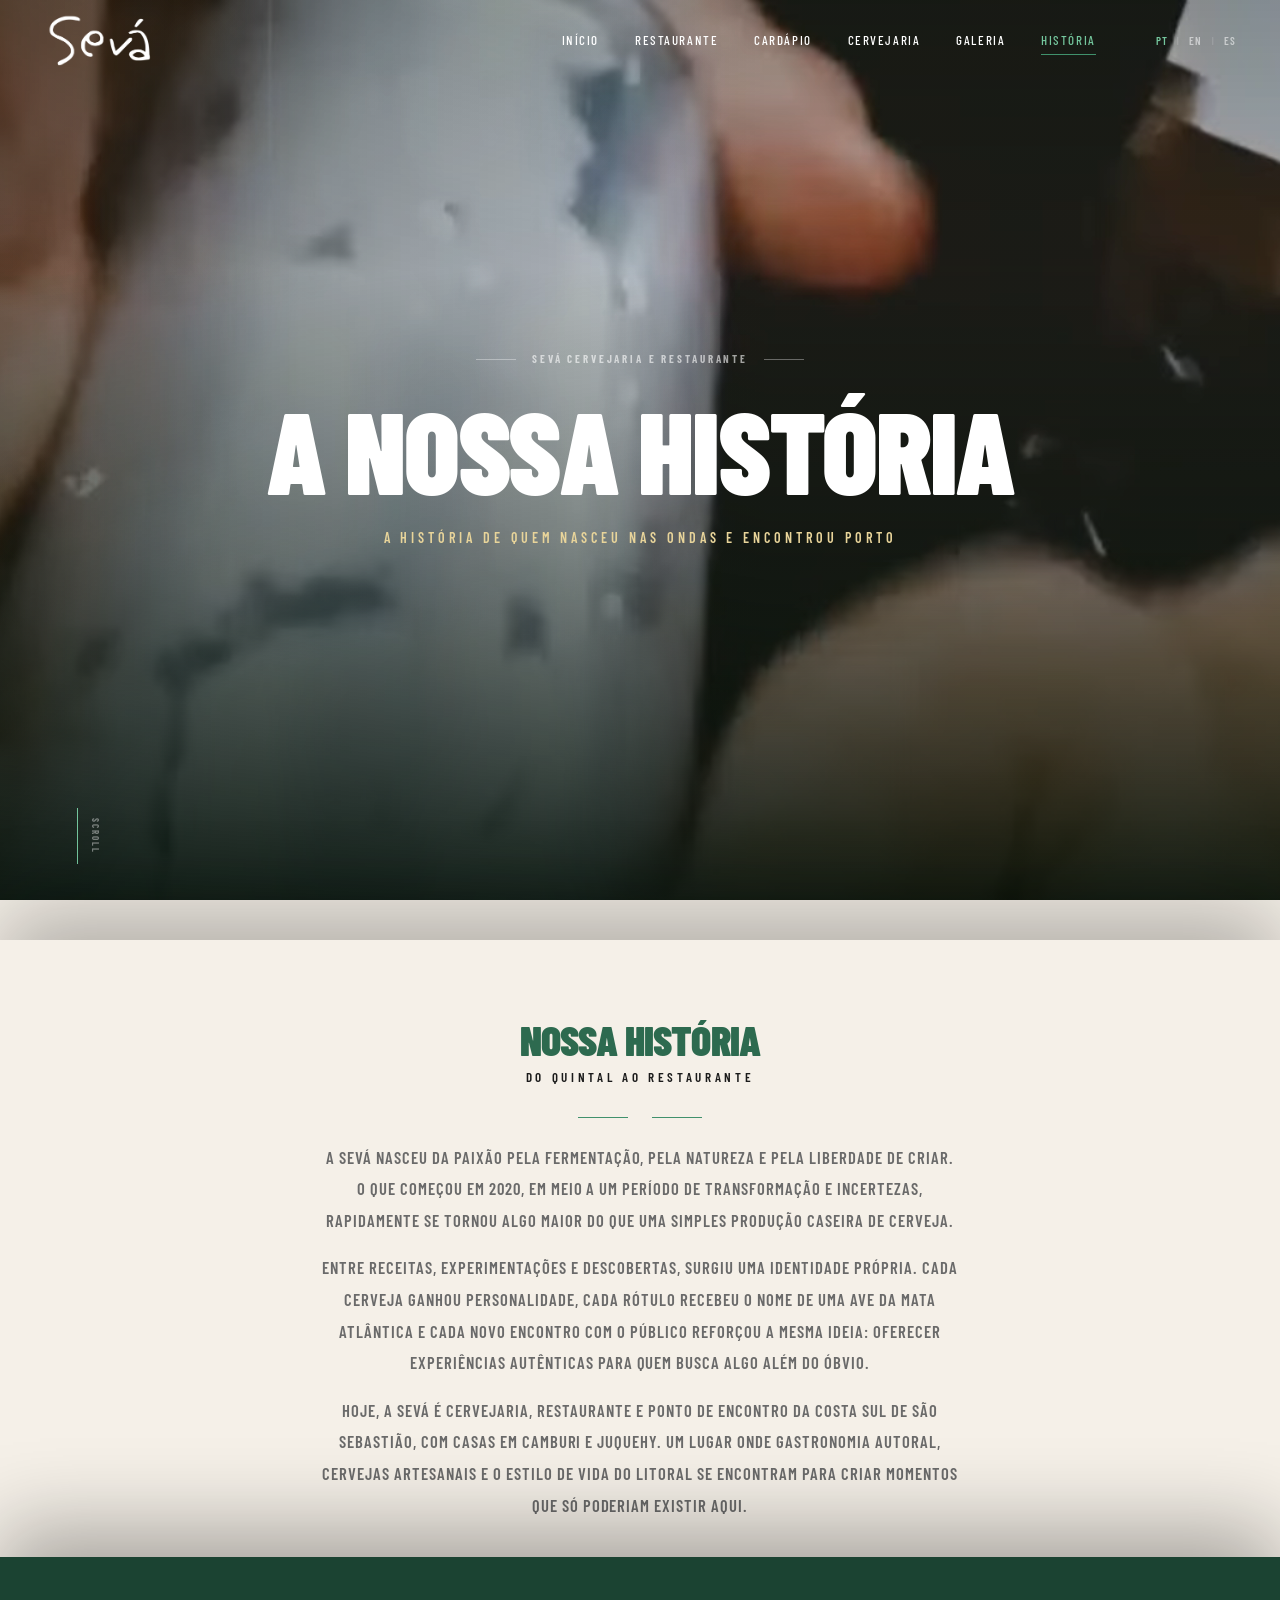
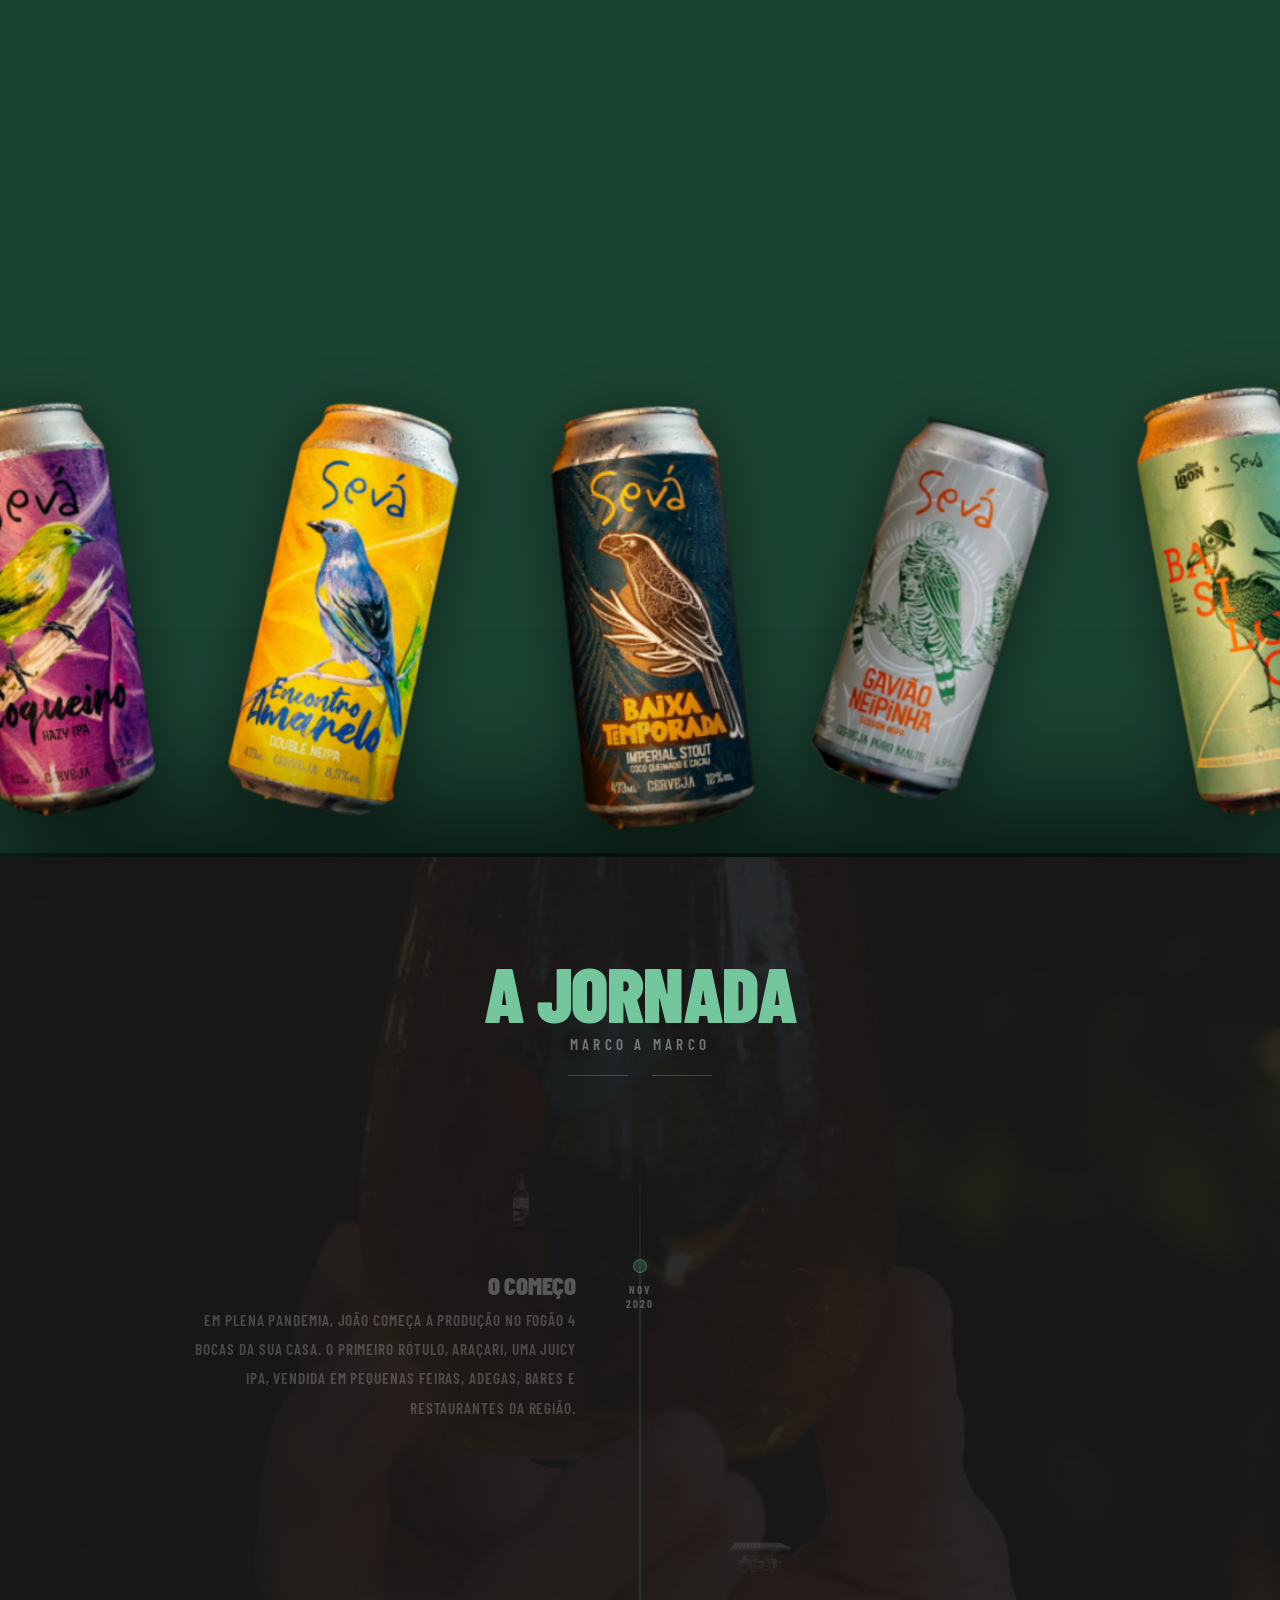
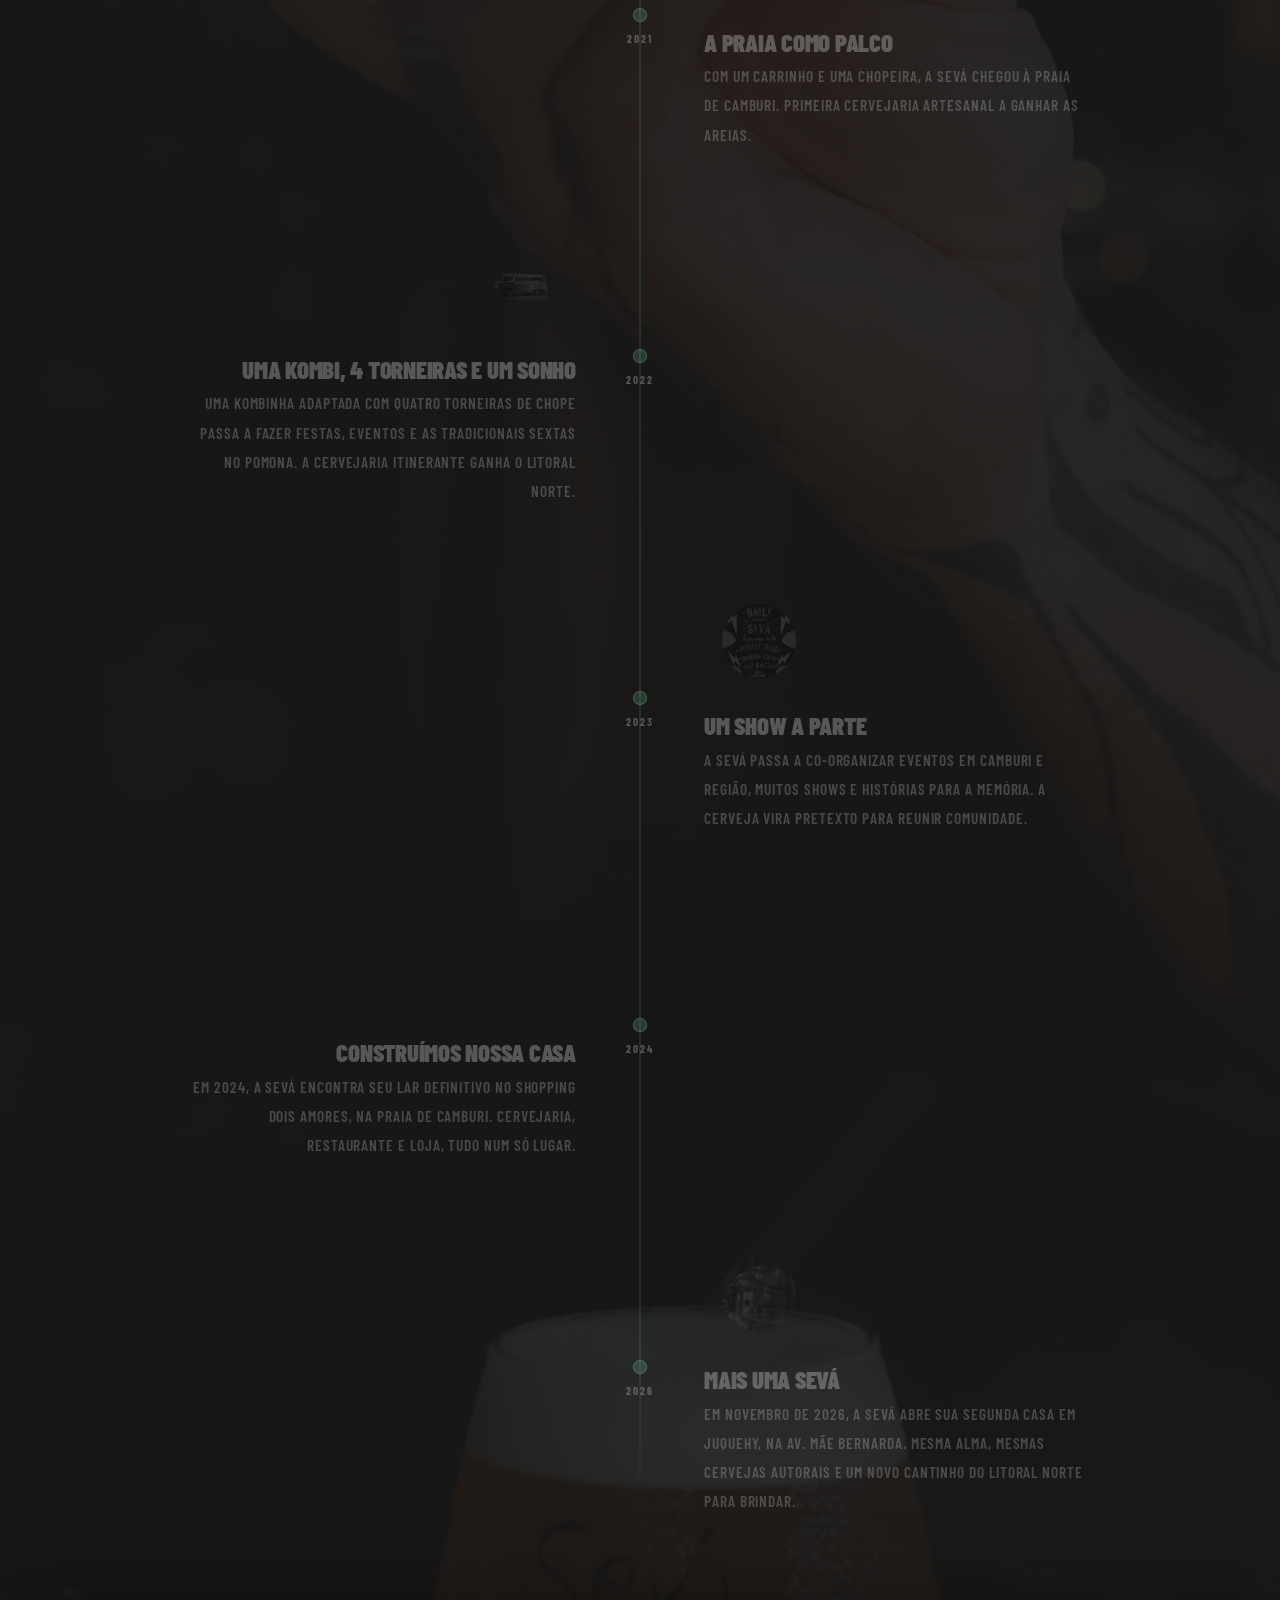
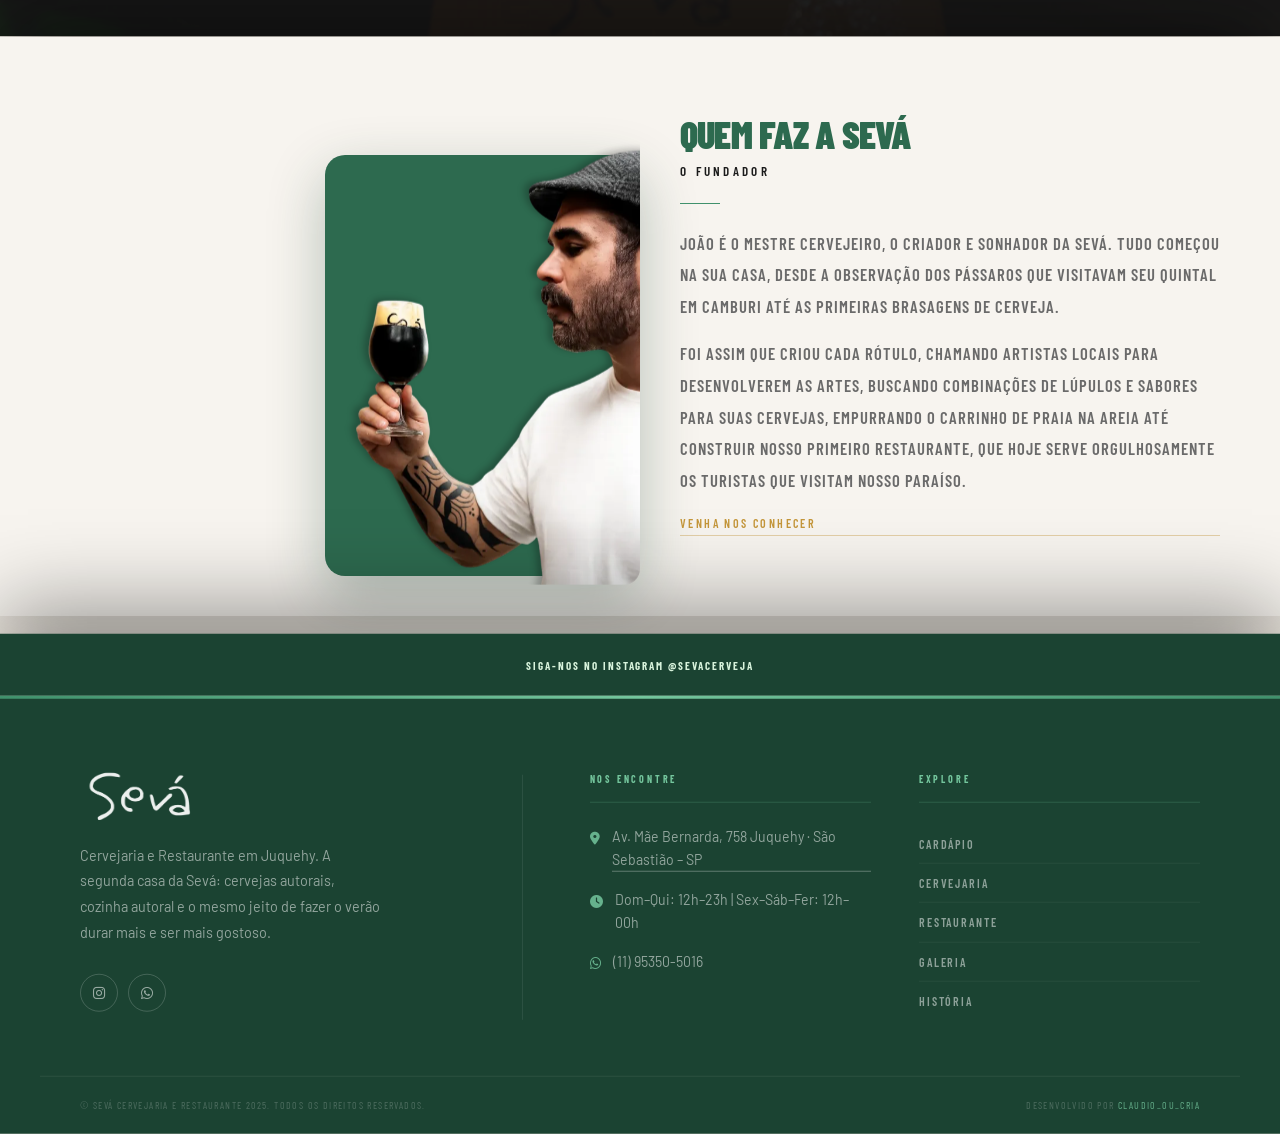
<file: historia.html>
﻿<!DOCTYPE html>
<html lang="pt-BR">
<head>
  <!-- Google tag (gtag.js) -->
  <link rel="preconnect" href="https://www.googletagmanager.com">
  <script async src="https://www.googletagmanager.com/gtag/js?id=G-PL6VQNLBBJ"></script>
  <script>
    window.dataLayer = window.dataLayer || [];
    function gtag(){dataLayer.push(arguments);}
    gtag('js', new Date());
    gtag('config', 'G-PL6VQNLBBJ');
  </script>
  <meta charset="UTF-8">
  <meta name="viewport" content="width=device-width, initial-scale=1.0">
  <title data-i18n="meta.title.story">Nossa História — Sevá Cervejaria e Restaurante</title>
  <meta name="description" data-i18n="meta.desc.story" content="A história da Sevá: de cerveja artesanal caseira em 2020 a cervejaria e restaurante na Praia de Camburi.">
  <link rel="icon" href="images/favicon-32x32.png" type="image/png" sizes="32x32">
  <link rel="canonical" href="https://sevajuquehy.com.br/historia.html">
  <link rel="alternate" hreflang="pt-BR" href="https://sevajuquehy.com.br/historia.html">
  <link rel="alternate" hreflang="en" href="https://sevajuquehy.com.br/historia.html?lang=en">
  <link rel="alternate" hreflang="es" href="https://sevajuquehy.com.br/historia.html?lang=es">
  <meta property="og:type" content="website">
  <meta property="og:site_name" content="Sevá Cervejaria e Restaurante">
  <meta property="og:title" content="Nossa História — Sevá Cervejaria e Restaurante">
  <meta property="og:description" content="A história da Sevá: de cerveja artesanal caseira em 2020 a cervejaria e restaurante na Praia de Camburi.">
  <meta property="og:url" content="https://sevajuquehy.com.br/historia.html">
  <meta property="og:image" content="https://sevajuquehy.com.br/images/og_home.jpg">
  <meta property="og:locale" content="pt_BR">
  <meta name="twitter:card" content="summary_large_image">
  <meta name="twitter:description" content="A história da Sevá: de cerveja artesanal caseira em 2020 a cervejaria e restaurante na Praia de Camburi.">
  <meta name="twitter:title" content="Nossa História — Sevá Cervejaria e Restaurante">
  <meta name="twitter:image" content="https://sevajuquehy.com.br/images/og_home.jpg">

  <!-- Schema.org JSON-LD (Rich Snippets no Google) -->
  <script type="application/ld+json">
  {
    "@context": "https://schema.org",
    "@type": ["Restaurant", "BarOrPub"],
    "name": "Sevá Cervejaria e Restaurante",
    "description": "Cervejaria artesanal e restaurante na Praia de Camburi, São Sebastião.",
    "url": "https://sevajuquehy.com.br/historia.html",
    "logo": "https://sevajuquehy.com.br/images/logo_seva.webp",
    "image": "https://sevajuquehy.com.br/images/og_home.jpg",
    "telephone": "",
    "priceRange": "$$",
    "servesCuisine": ["Brasileira", "Contemporânea", "Mediterrânea"],
    "address": {
      "@type": "PostalAddress",
      "streetAddress": "Av. Mãe Bernarda, 758",
      "postalCode": "11623-304",
      "addressLocality": "Juquehy, São Sebastião",
      "addressRegion": "SP",
      "addressCountry": "BR"
    },
    "geo": {
      "@type": "GeoCoordinates",
      "latitude": "-23.7677335",
      "longitude": "-45.7291879"
    },
    "sameAs": [
      "https://www.instagram.com/sevacerveja/"
    ],
    "hasMenu": "https://sevajuquehy.com.br/cardapio.html"
  }
  </script>

  <link rel="preconnect" href="https://fonts.googleapis.com">
  <link rel="preconnect" href="https://fonts.gstatic.com" crossorigin>
  <link rel="preconnect" href="https://cdnjs.cloudflare.com">
  <link rel="stylesheet" href="https://fonts.googleapis.com/css2?family=Barlow:ital,wght@0,400;0,600;0,700;1,400&family=Barlow+Condensed:ital,wght@0,600;0,700;0,800;0,900;1,700;1,900&family=Cormorant+Garamond:ital,wght@0,300;0,400;0,600;1,300;1,600&display=swap" media="print" onload="this.media='all'">
  <noscript><link rel="stylesheet" href="https://fonts.googleapis.com/css2?family=Barlow:ital,wght@0,400;0,600;0,700;1,400&family=Barlow+Condensed:ital,wght@0,600;0,700;0,800;0,900;1,700;1,900&family=Cormorant+Garamond:ital,wght@0,300;0,400;0,600;1,300;1,600&display=swap"></noscript>
  <link rel="stylesheet" href="css/style.min.css">
  <link rel="stylesheet" href="https://cdnjs.cloudflare.com/ajax/libs/font-awesome/6.5.0/css/all.min.css" media="print" onload="this.media='all'">
  <noscript><link rel="stylesheet" href="https://cdnjs.cloudflare.com/ajax/libs/font-awesome/6.5.0/css/all.min.css"></noscript>

  <style>
    /* =============================================
       HISTÓRIA — SOMENTE ESTILOS NOVOS
       (não sobrescreve style.css)
       ============================================= */

    /* ── Parallax section stacking ── */
    .hs-layer {
      position: relative;
      will-change: transform;
    }
    .hs-layer-1  { z-index: 1; }
    .hs-layer-2  { z-index: 2;  box-shadow: 0 -28px 80px rgba(0,0,0,0.28); }
    .hs-layer-3  { z-index: 3;  box-shadow: 0 -28px 80px rgba(0,0,0,0.32); }
    .hs-layer-4  { z-index: 4;  box-shadow: 0 -50px 120px rgba(0,0,0,0.65), 0 -4px 0 rgba(0,0,0,0.4); }
    .hs-layer-5  { z-index: 5;  box-shadow: 0 -28px 80px rgba(0,0,0,0.38); }
    .hs-layer-6  { z-index: 6;  box-shadow: 0 -28px 80px rgba(0,0,0,0.38); }

    /* ── Video Hero ── */
    .historia-hero {
      position: relative;
      height: 100vh;
      min-height: 600px;
      display: flex;
      align-items: center;
      justify-content: center;
      overflow: hidden;
      background: var(--dark);
    }
    .historia-hero-video {
      position: absolute;
      inset: 0;
      width: 100%;
      height: 100%;
      object-fit: cover;
      z-index: 0;
    }
    .historia-hero-overlay {
      position: absolute;
      inset: 0;
      z-index: 1;
      background:
        linear-gradient(to top,  rgba(5,18,10,0.92) 0%, rgba(5,18,10,0.45) 40%, rgba(5,18,10,0.20) 70%, rgba(5,18,10,0.35) 100%),
        linear-gradient(to right, rgba(5,18,10,0.35) 0%, transparent 60%);
    }
    .historia-hero-content {
      position: relative;
      z-index: 2;
      text-align: center;
      color: var(--white);
      padding: 0 24px;
    }
    .historia-hero-eyebrow {
      display: flex;
      align-items: center;
      justify-content: center;
      gap: 16px;
      margin-bottom: 28px;
      opacity: 0;
      animation: fadeUp 0.9s ease 0.4s forwards;
    }
    .historia-hero-eyebrow::before,
    .historia-hero-eyebrow::after {
      content: '';
      display: block;
      width: 40px;
      height: 1px;
      background: rgba(255,255,255,0.35);
    }
    .historia-hero-eyebrow span {
      font-family: var(--caps);
      font-size: 11px;
      font-weight: 700;
      letter-spacing: 0.26em;
      text-transform: uppercase;
      color: rgba(255,255,255,0.60);
    }
    .historia-hero-title {
      font-family: var(--caps);
      font-size: clamp(3.2rem, 9vw, 9rem);
      font-weight: 900;
      text-transform: uppercase;
      letter-spacing: -0.02em;
      line-height: 0.92;
      color: var(--white);
      margin-bottom: 24px;
      opacity: 0;
      animation: fadeUp 1s ease 0.6s forwards;
    }
    .historia-hero-sub {
      font-family: var(--caps);
      font-style: normal;
      font-size: clamp(0.78rem, 1.1vw, 0.92rem);
      font-weight: 600;
      letter-spacing: 0.28em;
      text-transform: uppercase;
      color: var(--gold-light);
      opacity: 0;
      animation: fadeUp 0.9s ease 0.9s forwards;
    }
    .historia-hero-scroll {
      position: absolute;
      left: clamp(24px, 6vw, 96px);
      bottom: 36px;
      z-index: 3;
      display: flex;
      align-items: center;
      gap: 10px;
    }
    .historia-hero-scroll-track {
      width: 1px;
      height: 56px;
      background: rgba(255,255,255,0.18);
      position: relative;
      overflow: hidden;
    }
    .historia-hero-scroll-thumb {
      position: absolute;
      top: 0; width: 100%; height: 100%;
      background: var(--verde-light);
      animation: scrollPulse 2.2s ease-in-out infinite;
    }
    .historia-hero-scroll-label {
      font-family: var(--caps);
      font-size: 9px;
      font-weight: 700;
      letter-spacing: 0.22em;
      text-transform: uppercase;
      color: rgba(255,255,255,0.42);
      writing-mode: vertical-lr;
    }

    /* ── Intro wrapper (o style.css não aplica bg, só layout) ── */
    .history-intro-wrap {
      background: var(--sand);
      padding: 0;
    }

    /* ── Imagem com card arredondado ── */
    .img-card-rounded {
      border-radius: 20px;
      overflow: hidden;
      box-shadow: 0 24px 72px rgba(0,0,0,0.18), 0 4px 16px rgba(0,0,0,0.10);
    }
    .img-card-rounded img {
      width: 100%;
      height: 100%;
      object-fit: cover;
      display: block;
      transition: transform 0.65s cubic-bezier(0.25,0.46,0.45,0.94);
    }
    .img-card-rounded:hover img { transform: scale(1.04); }

    /* name-origin: torna a imagem um card arredondado sem alterar o grid */
    .name-origin-image .img-card-rounded {
      height: 100%;
      min-height: 380px;
    }
    /* fundador */
    .fundador-image-wrap {
      position: relative;
      overflow: hidden;
      min-height: 480px;
    }
    .fundador-image-wrap .img-card-rounded {
      position: absolute;
      inset: 40px;
      height: auto;
      min-height: 0;
    }

    /* ── Seção O Nome: sticky — a timeline (hs-layer-4) passa por cima ── */
    .nome-section {
      position: sticky;
      top: 0;
      height: 100vh;
      display: flex;
      align-items: center;
      justify-content: center;
      overflow: hidden;
      background: var(--verde-dark);
    }

    /* belt container — full bleed, por baixo do texto */
    .nome-belt-wrap {
      position: absolute;
      inset: 0;
      z-index: 0;
      overflow: hidden;
    }
    .nome-belt-track {
      display: flex;
      height: 100%;
      /* 14 items × 280px = 3920px → anima metade (7 items) */
      animation: nomeBeltScroll 28s linear infinite;
      will-change: transform;
    }
    .nome-belt-item {
      flex-shrink: 0;
      width: 260px;
      height: 100%;
      display: flex;
      align-items: flex-end;
      justify-content: center;
      padding: 0 10px 80px;
    }
    .nome-belt-item img {
      width: 230px;
      height: auto;
      object-fit: contain;
      display: block;
      filter: drop-shadow(0 8px 24px rgba(0,0,0,0.45));
    }
    @keyframes nomeBeltScroll {
      0%   { transform: translateX(0); }
      100% { transform: translateX(-1820px); } /* 7 × 260px */
    }

    /* texto centralizado — invisível por padrão, JS controla via .nome-content--visible */
    .nome-content {
      position: relative;
      z-index: 2;
      text-align: center;
      padding: 90px clamp(24px, 8vw, 140px);
      max-width: 760px;
      opacity: 0;
      visibility: hidden;
      transition: opacity 0.4s ease, visibility 0.4s ease;
    }
    .nome-content--visible {
      opacity: 1 !important;
      visibility: visible !important;
    }
    .nome-content .script,
    .nome-content .caps-label,
    .nome-content p {
      text-shadow:
        0 2px 24px rgba(10,25,15,0.95),
        0 0 48px rgba(10,25,15,0.85),
        0 0 80px rgba(10,25,15,0.70);
    }
    .nome-content .script {
      display: block;
      font-size: clamp(5rem, 13vw, 13rem) !important;
      color: var(--white) !important;
      margin-bottom: 10px;
    }
    .nome-content .caps-label {
      display: block;
      font-family: var(--caps);
      font-size: clamp(0.78rem, 1.1vw, 1rem);
      font-weight: 600;
      letter-spacing: 0.32em;
      text-transform: uppercase;
      color: rgba(255,255,255,0.45);
      margin-bottom: 36px;
    }
    .nome-content p {
      font-family: var(--caps);
      font-size: clamp(1.05rem, 1.8vw, 1.4rem);
      font-weight: 600;
      letter-spacing: 0.06em;
      text-transform: uppercase;
      line-height: 1.85;
      color: rgba(255,255,255,0.80);
      margin-bottom: 20px;
    }
    .nome-content p:last-child { margin-bottom: 0; }

    /* ── TIMELINE DARK SECTION ── */
    .timeline-dark {
      background: var(--dark);
      padding: 100px 40px 120px;
      position: relative;
      overflow: hidden;
    }
    /* fundo parallax */
    .timeline-dark-bg {
      position: absolute;
      inset: -20%;
      background-image: url('images/cervejas/artistico_chop_2.webp');
      background-size: cover;
      background-position: center;
      opacity: 0.08;
      z-index: 0;
      will-change: transform;
    }
    .timeline-dark-inner {
      position: relative;
      z-index: 1;
    }

    /* heading dentro da timeline dark */
    .timeline-dark .section-heading .script { color: var(--verde-light); }
    .timeline-dark .section-heading .caps   { color: rgba(255,255,255,0.40); }
    .timeline-dark .section-heading .ornament::before,
    .timeline-dark .section-heading .ornament::after { background: rgba(116,198,157,0.30); }
    .timeline-dark .section-heading .ornament-icon   { color: var(--verde-mid); }

    /* ── Trilha vertical ── */
    .tl-track {
      position: relative;
      max-width: 960px;
      margin: 0 auto;
    }
    .tl-track::before {
      content: '';
      position: absolute;
      left: 50%;
      top: 0; bottom: 0;
      width: 1px;
      background: linear-gradient(to bottom,
        transparent 0%,
        rgba(116,198,157,0.28) 8%,
        rgba(116,198,157,0.28) 92%,
        transparent 100%
      );
      transform: translateX(-50%);
    }

    /* item */
    .tl-item {
      display: grid;
      grid-template-columns: 1fr 64px 1fr;
      margin-bottom: 80px;
      align-items: center;
    }
    .tl-item:last-child { margin-bottom: 0; }

    .tl-center {
      display: flex;
      flex-direction: column;
      align-items: center;
      gap: 10px;
      position: relative;
      z-index: 2;
    }
    .tl-dot {
      width: 14px; height: 14px;
      border-radius: 50%;
      background: rgba(116,198,157,0.20);
      border: 1px solid rgba(116,198,157,0.30);
      transition: background 0.5s ease, transform 0.5s ease, box-shadow 0.5s ease;
      flex-shrink: 0;
    }
    .tl-item.is-active .tl-dot {
      background: var(--verde-mid);
      border-color: var(--verde-light);
      transform: scale(1.5);
      box-shadow: 0 0 20px rgba(64,145,108,0.55);
    }
    .tl-year {
      font-family: var(--caps);
      font-size: 0.70rem;
      font-weight: 700;
      letter-spacing: 0.18em;
      text-transform: uppercase;
      color: rgba(255,255,255,0.28);
      text-align: center;
      line-height: 1.2;
      transition: color 0.5s ease;
    }
    .tl-item.is-active .tl-year { color: var(--verde-light); }

    .tl-side {
      padding: 0 32px;
    }
    .tl-side.tl-left  { text-align: right; }
    .tl-side.tl-right { text-align: left; }

    /* card de imagem circular */
    .tl-img-wrap {
      margin-bottom: 18px;
    }
    .tl-side.tl-left  .tl-img-wrap { display: flex; justify-content: flex-end; }
    .tl-side.tl-right .tl-img-wrap { display: flex; justify-content: flex-start; }

    .tl-card {
      width: 110px; height: 110px;
      border-radius: 50%;
      overflow: hidden;
      border: 2px solid rgba(116,198,157,0.12);
      transform: scale(0.70);
      opacity: 0.25;
      filter: saturate(0) brightness(0.55);
      transition:
        transform 0.65s cubic-bezier(0.25,0.46,0.45,0.94),
        opacity   0.65s ease,
        filter    0.65s ease,
        border-color 0.65s ease,
        box-shadow   0.65s ease;
    }
    .tl-item.is-active .tl-card {
      transform: scale(1.2);
      opacity: 1;
      filter: saturate(1.1) brightness(1.05);
      border-color: rgba(116,198,157,0.55);
      box-shadow: 0 10px 40px rgba(64,145,108,0.38), 0 0 0 4px rgba(116,198,157,0.12);
    }
    .tl-card img {
      width: 100%; height: 100%;
      object-fit: cover; display: block;
    }

    .tl-text h3 {
      font-family: var(--serif);
      font-style: italic;
      font-size: clamp(1.15rem, 1.8vw, 1.45rem);
      font-weight: 400;
      color: rgba(255,255,255,0.28);
      margin-bottom: 8px;
      transition: color 0.5s ease;
    }
    .tl-text p {
      font-family: var(--sans);
      font-size: 0.9rem;
      font-weight: 400;
      color: rgba(255,255,255,0.22);
      line-height: 1.75;
      transition: color 0.5s ease;
    }
    .tl-item.is-active .tl-text h3 { color: var(--white); }
    .tl-item.is-active .tl-text p  { color: rgba(255,255,255,0.68); }

    /* espaçadores para items alternados */
    .tl-item.tl-left-item  > .tl-side.tl-right { visibility: hidden; pointer-events: none; }
    .tl-item.tl-right-item > .tl-side.tl-left  { visibility: hidden; pointer-events: none; }

    /* ── Timeline Mobile ── */
    @media (max-width: 700px) {
      .tl-track::before { left: 20px; transform: none; }

      .tl-item {
        display: flex;
        flex-direction: row;
        align-items: flex-start;
        gap: 16px;
        margin-bottom: 48px;
      }

      .tl-center {
        order: 0;
        flex-shrink: 0;
        width: 40px;
        align-items: center;
      }

      /* Esconder lado vazio, mostrar lado com conteúdo */
      .tl-item.tl-left-item  > .tl-side.tl-right { display: none; }
      .tl-item.tl-right-item > .tl-side.tl-left  { display: none; }

      .tl-item.tl-left-item  > .tl-side.tl-left,
      .tl-item.tl-right-item > .tl-side.tl-right {
        order: 1;
        flex: 1;
        visibility: visible !important;
        text-align: left !important;
        padding: 0;
      }

      .tl-side.tl-left .tl-img-wrap,
      .tl-side.tl-right .tl-img-wrap {
        justify-content: flex-start !important;
      }

      .tl-card {
        width: 72px; height: 72px;
        transform: scale(0.85);
      }
      .tl-item.is-active .tl-card { transform: scale(1); }

      .tl-text h3 { font-size: 1rem; }
      .tl-text p  { font-size: 0.82rem; }
    }

    /* ── Card 3D do Fundador ── */
    .fundador-img-outer {
      display: flex;
      align-items: flex-end;
      justify-content: flex-end;   /* card encostado no centro (lado direito do slot esquerdo) */
      padding: 48px 0 40px 56px;   /* espaço: topo e esquerda para a imagem vazar */
      background: var(--light);
    }

    /* texto colado no centro, alinhado à esquerda, com padding mínimo */
    .fundador-text {
      padding: 80px 60px 80px 40px !important;
      text-align: left !important;
      justify-content: center;
    }

    /* card verde arredondado — menor que a imagem para o efeito 3D */
    .fundador-card-3d {
      position: relative;
      width: 54%;
      aspect-ratio: 3 / 4;
      background: var(--verde);
      border-radius: 20px;
      overflow: visible;          /* imagem vaza para fora do card */
      box-shadow: 0 20px 56px rgba(27,67,50,0.30);
    }

    /* imagem vaza pelo topo e esquerda — efeito tridimensional */
    .fundador-card-3d img {
      display: block;
      width: calc(100% + 56px);
      height: calc(100% + 48px);
      object-fit: cover;
      object-position: top center;
      border-radius: 16px;
      position: absolute;
      bottom: 0;
      right: 0;
      will-change: transform;
    }

    @media (max-width: 1024px) {
      .fundador-img-outer { padding: 36px 32px 32px 44px; }
      .fundador-card-3d { width: 68%; }
      .fundador-card-3d img { width: calc(100% + 44px); height: calc(100% + 36px); }
    }
    @media (max-width: 768px) {
      .fundador-img-outer { padding: 28px 24px 24px 36px; }
      .fundador-card-3d { width: 82%; }
      .fundador-card-3d img { width: calc(100% + 36px); height: calc(100% + 28px); }
    }

    /* ── Seção O Nome (belt de latas + SEVÁ/AVES) em mobile ──────────────
       Em telas pequenas o pin sticky é desativado: o transform de parallax
       aplicado via JS a cada .hs-layer brigava com o position:sticky deste
       elemento, travando/trepidando a seção inteira ao rolar. Sem o pin,
       a seção flui normalmente — mesma estratégia já usada no cardápio. */
    @media (max-width: 768px) {
      .nome-section {
        position: relative !important;
        top: auto !important;
        height: auto !important;
        min-height: 100svh;
        padding: 72px 0;
      }
      /* imagens do belt mais leves — menos custo de composição em GPUs mobile */
      .nome-belt-item { width: 170px; padding-bottom: 48px; }
      .nome-belt-item img { width: 148px; filter: none; }
      .nome-belt-track { will-change: transform; transform: translate3d(0,0,0); }
      .nome-belt-wrap { transform: none !important; scale: none !important; }

      /* texto sempre visível no mobile (sem alternar via IntersectionObserver,
         que piscava/sumia durante o scroll) e sem fade em transição */
      .nome-content {
        opacity: 1 !important;
        visibility: visible !important;
        transition: none;
        padding: 72px 24px;
      }
      /* sombra de texto única e barata (3 camadas de blur grande custavam caro) */
      .nome-content .script,
      .nome-content .caps-label,
      .nome-content p { text-shadow: 0 2px 14px rgba(10,25,15,0.9); }
      .flip-l { will-change: transform; backface-visibility: hidden; }

      /* camadas: sem will-change permanente (estourava memória de GPU) e
         sombras de sobreposição menores */
      .hs-layer { will-change: auto; }
      .hs-layer-2, .hs-layer-3, .hs-layer-5, .hs-layer-6 { box-shadow: 0 -12px 30px rgba(0,0,0,0.3); }
      .hs-layer-4 { box-shadow: 0 -16px 40px rgba(0,0,0,0.5); }
    }


    /* ── SEVÁ ↔ AVES letter-swap animation ── */
    .seva-aves-flip {
      display: block;
      margin: 0 auto;
      position: relative;
    }
    .flip-l {
      display: inline-block;
    }
    .flip-l.is-abs {
      position: absolute;
      top: 0;
    }

    /* ── Títulos: Barlow Condensed 900 (igual brew-headline) ── */
    /* Hero title — já está correto, reforça */
    .historia-hero-title {
      font-family: var(--caps) !important;
      font-weight: 900 !important;
      letter-spacing: -0.02em !important;
      line-height: 0.92 !important;
    }
    /* Section headings: script label */
    .section-heading .script,
    .history-intro .script,
    .nome-content .script,
    .split-text .script {
      font-family: var(--caps) !important;
      font-style: normal !important;
      font-weight: 900 !important;
      letter-spacing: -0.02em !important;
      line-height: 0.92 !important;
      text-transform: uppercase !important;
    }
    /* Timeline dark heading script override */
    .timeline-dark .section-heading .script {
      font-size: clamp(2.8rem, 6vw, 6rem) !important;
    }
    /* Timeline item h3 titles */
    .tl-text h3 {
      font-family: var(--caps) !important;
      font-style: normal !important;
      font-weight: 900 !important;
      font-size: clamp(1.1rem, 2vw, 1.55rem) !important;
      letter-spacing: -0.01em !important;
      line-height: 0.95 !important;
      text-transform: uppercase !important;
    }

    /* ── Tipografia: Barlow Condensed nos parágrafos (igual brew-video-text) ── */
    /* Intro (fundo areia) */
    .history-intro p {
      font-family: var(--caps) !important;
      font-size: clamp(0.9rem, 1.3vw, 1.05rem) !important;
      font-weight: 600 !important;
      letter-spacing: 0.06em !important;
      text-transform: uppercase !important;
      line-height: 1.9 !important;
      color: var(--gray) !important;
    }
    /* Seção O Nome (agora usa .nome-content p — regra acima) */
    /* Timeline (fundo escuro) */
    .tl-text p {
      font-family: var(--caps);
      font-size: clamp(0.85rem, 1.2vw, 1.0rem);
      font-weight: 600;
      letter-spacing: 0.06em;
      text-transform: uppercase;
      line-height: 1.9;
    }
    /* Fundador split (fundo claro) */
    .split-text p {
      font-family: var(--caps) !important;
      font-size: clamp(0.9rem, 1.3vw, 1.05rem) !important;
      font-weight: 600 !important;
      letter-spacing: 0.06em !important;
      text-transform: uppercase !important;
      line-height: 1.9 !important;
      color: var(--gray) !important;
    }

    /* ── Responsivo ── */
    @media (max-width: 860px) {
      .tl-track::before { left: 16px; transform: none; }
      .tl-item {
        grid-template-columns: 32px 1fr;
        gap: 0;
        margin-bottom: 52px;
      }
      .tl-item .tl-center { grid-column: 1; align-self: start; margin-top: 2px; }

      /* right-items: conteúdo fica em .tl-right → coluna 2 */
      .tl-item.tl-right-item > .tl-side.tl-right { grid-column: 2; text-align: left; padding: 0 0 0 18px; }
      .tl-item.tl-right-item > .tl-side.tl-left  { display: none; }

      /* left-items: conteúdo fica em .tl-left → move para coluna 2 */
      .tl-item.tl-left-item > .tl-side.tl-left {
        display: block;
        grid-column: 2;
        grid-row: 1;
        text-align: left;
        padding: 0 0 0 18px;
      }
      .tl-item.tl-left-item > .tl-center { grid-row: 1; }
      .tl-item.tl-left-item > .tl-side.tl-right { display: none; }

      .tl-item .tl-side .tl-img-wrap { justify-content: flex-start; }
      .tl-card { width: 80px; height: 80px; }
      .tl-item.is-active .tl-card { transform: scale(1.12); }
      .fundador-image-wrap .img-card-rounded { inset: 20px; }
    }
    @media (max-width: 540px) {
      .historia-hero-title { font-size: clamp(2.6rem, 13vw, 5rem); }
      .timeline-dark { padding: 70px 20px 90px; }
      .fundador-image-wrap { min-height: 320px; }
    }
  </style>
  <meta name="theme-color" content="#2D6A4F">
</head>
<body>

  <a class="skip-link" href="#hs-hero">Ir para o conteúdo principal</a>

  <div id="loader"><img src="images/logo_seva.webp" alt="Sevá" width="120" height="54"></div>

  <header id="header">
    <div class="header-inner">
      <a href="index.html" class="logo"><img src="images/logo_seva.webp" alt="Sevá" width="120" height="54"></a>
      <nav class="nav-links">
        <a href="index.html" data-i18n="nav.home">Início</a>
        <a href="restaurante.html" data-i18n="nav.restaurant">Restaurante</a>
        <a href="cardapio.html" data-i18n="nav.menu">Cardápio</a>
        <a href="cervejaria.html" data-i18n="nav.brewery">Cervejaria</a>
        <a href="galeria.html" data-i18n="nav.gallery">Galeria</a>
        <a href="historia.html" class="active" data-i18n="nav.story">História</a>
        <div class="lang-switcher">
          <button class="lang-btn active" data-lang="pt">PT</button>
          <span class="lang-sep">|</span>
          <button class="lang-btn" data-lang="en">EN</button>
          <span class="lang-sep">|</span>
          <button class="lang-btn" data-lang="es">ES</button>
        </div>
      </nav>
      <button class="hamburger" id="hamburger" aria-label="Menu" aria-expanded="false"><span></span><span></span><span></span></button>
    </div>
  </header>

  <nav class="mobile-nav" id="mobileNav">
    <a href="index.html" data-i18n="nav.home">Início</a>
    <a href="restaurante.html" data-i18n="nav.restaurant">Restaurante</a>
    <a href="cardapio.html" data-i18n="nav.menu">Cardápio</a>
    <a href="cervejaria.html" data-i18n="nav.brewery">Cervejaria</a>
    <a href="galeria.html" data-i18n="nav.gallery">Galeria</a>
    <a href="historia.html" data-i18n="nav.story">História</a>
    <div class="mobile-lang">
      <button class="lang-btn active" data-lang="pt">PT</button>
      <button class="lang-btn" data-lang="en">EN</button>
      <button class="lang-btn" data-lang="es">ES</button>
    </div>
  </nav>

  <!-- ① VIDEO HERO — camada base -->
  <section class="historia-hero hs-layer hs-layer-1">
    <video
      class="historia-hero-video"
      src="images/Historia/banner_historia.webm"
      autoplay muted loop playsinline
      poster="images/cervejas/artistico_chop_2.webp"
    ></video>
    <div class="historia-hero-overlay"></div>
    <div class="historia-hero-content">
      <div class="historia-hero-eyebrow">
        <span>Sevá Cervejaria e Restaurante</span>
      </div>
      <h1 class="historia-hero-title" data-i18n="story.hero.title">A nossa história</h1>
      <p class="historia-hero-sub" data-i18n="story.hero.sub">A história de quem nasceu nas ondas e encontrou porto</p>
    </div>
    <div class="historia-hero-scroll">
      <div class="historia-hero-scroll-track">
        <div class="historia-hero-scroll-thumb"></div>
      </div>
      <span class="historia-hero-scroll-label">Scroll</span>
    </div>
  </section>

  <!-- ② INTRO — sobe sobre o hero -->
  <div class="history-intro-wrap hs-layer hs-layer-2">
    <div class="history-intro">
      <span class="script" data-i18n="story.intro.script">Nossa História</span>
      <span class="caps-label" data-i18n="story.intro.caps">Do quintal ao restaurante</span>
      <div class="ornament"><span class="ornament-icon"></span></div>
      <p data-i18n="story.intro.p1">A Sevá nasceu da paixão pela fermentação, pela natureza e pela liberdade de criar. O que começou em 2020, em meio a um período de transformação e incertezas, rapidamente se tornou algo maior do que uma simples produção caseira de cerveja.</p>
      <p data-i18n="story.intro.p2">Entre receitas, experimentações e descobertas, surgiu uma identidade própria. Cada cerveja ganhou personalidade, cada rótulo recebeu o nome de uma ave da Mata Atlântica e cada novo encontro com o público reforçou a mesma ideia: oferecer experiências autênticas para quem busca algo além do óbvio.</p>
      <p data-i18n="story.intro.p3">Hoje, a Sevá é cervejaria, restaurante e ponto de encontro da Costa Sul de São Sebastião, com casas em Camburi e Juquehy. Um lugar onde gastronomia autoral, cervejas artesanais e o estilo de vida do litoral se encontram para criar momentos que só poderiam existir aqui.</p>
    </div>
  </div>

  <!-- ③ O NOME -->
  <section class="nome-section hs-layer hs-layer-3">

    <!-- belt infinito de latas no fundo — sem máscara -->
    <div class="nome-belt-wrap" id="nomeBelt">
      <div class="nome-belt-track">
        <div class="nome-belt-item"><img src="images/cervejas/lata_hzyipa.webp" alt="" style="transform:rotate(-9deg)" loading="lazy" decoding="async" width="1080" height="1920"></div>
        <div class="nome-belt-item"><img src="images/cervejas/lata_doubleneipa.webp" alt="" style="transform:rotate(13deg)" loading="lazy" decoding="async" width="1080" height="1920"></div>
        <div class="nome-belt-item"><img src="images/cervejas/lata_imperialstout.webp"alt="" style="transform:rotate(-6deg)" loading="lazy" decoding="async" width="1080" height="1920"></div>
        <div class="nome-belt-item"><img src="images/cervejas/session_ipa.webp" alt="" style="transform:rotate(16deg)" loading="lazy" decoding="async" width="1000" height="1778"></div>
        <div class="nome-belt-item"><img src="images/cervejas/pilsen.webp" alt="" style="transform:rotate(-11deg)" loading="lazy" decoding="async" width="1080" height="1920"></div>
        <div class="nome-belt-item"><img src="images/cervejas/sour.webp" alt="" style="transform:rotate(8deg)" loading="lazy" decoding="async" width="1080" height="1920"></div>
        <div class="nome-belt-item"><img src="images/cervejas/sour%202.webp" alt="" style="transform:rotate(-14deg)" loading="lazy" decoding="async" width="1080" height="1920"></div>
        <!-- clone para loop seamless -->
        <div class="nome-belt-item"><img src="images/cervejas/lata_hzyipa.webp" alt="" style="transform:rotate(-9deg)" loading="lazy" decoding="async" width="1080" height="1920"></div>
        <div class="nome-belt-item"><img src="images/cervejas/lata_doubleneipa.webp" alt="" style="transform:rotate(13deg)" loading="lazy" decoding="async" width="1080" height="1920"></div>
        <div class="nome-belt-item"><img src="images/cervejas/lata_imperialstout.webp"alt="" style="transform:rotate(-6deg)" loading="lazy" decoding="async" width="1080" height="1920"></div>
        <div class="nome-belt-item"><img src="images/cervejas/session_ipa.webp" alt="" style="transform:rotate(16deg)" loading="lazy" decoding="async" width="1000" height="1778"></div>
        <div class="nome-belt-item"><img src="images/cervejas/pilsen.webp" alt="" style="transform:rotate(-11deg)" loading="lazy" decoding="async" width="1080" height="1920"></div>
        <div class="nome-belt-item"><img src="images/cervejas/sour.webp" alt="" style="transform:rotate(8deg)" loading="lazy" decoding="async" width="1080" height="1920"></div>
        <div class="nome-belt-item"><img src="images/cervejas/sour%202.webp" alt="" style="transform:rotate(-14deg)" loading="lazy" decoding="async" width="1080" height="1920"></div>
      </div>
    </div>

    <!-- conteúdo centralizado -->
    <div class="nome-content">
      <span class="script seva-aves-flip" id="sevaAvesTitle" aria-label="Sevá">
        <span class="flip-l" data-from="S" data-to="A">S</span><span class="flip-l" data-from="E" data-to="V">E</span><span class="flip-l" data-from="V" data-to="E">V</span><span class="flip-l" data-from="Á" data-to="S">Á</span>
      </span>
      <p data-i18n="story.name.p1">O nome <em>Sevá</em> é "aves" ao contrário, uma homenagem direta aos rótulos que carregam nomes de pássaros brasileiros. Mas vai além: em sânscrito, <em>sevā</em> significa "serviço com devoção".</p>
      <p data-i18n="story.name.p2">É exatamente isso que tentamos fazer em cada chope, em cada prato, em cada experiência que proporcionamos em Camburi. Serviço com presença, com cuidado, com alegria.</p>
    </div>

  </section>

  <!-- ④ TIMELINE — sobe sobre o nome -->
  <section class="timeline-dark hs-layer hs-layer-4">
    <div class="timeline-dark-bg" id="tlBg"></div>
    <div class="timeline-dark-inner">

      <div class="section-heading reveal" style="margin-bottom:70px;">
        <span class="script" data-i18n="story.timeline.script">A Jornada</span>
        <span class="caps" data-i18n="story.timeline.caps">Marco a Marco</span>
        <div class="ornament"><span class="ornament-icon"></span></div>
      </div>

      <div class="tl-track">

        <!-- 2020 — esquerda -->
        <div class="tl-item tl-left-item" data-tl>
          <div class="tl-side tl-left">
            <div class="tl-img-wrap">
              <div class="tl-card"><img src="images/Historia/1.webp" alt="O Começo — 2020" loading="lazy" decoding="async" width="800" height="800"></div>
            </div>
            <div class="tl-text">
              <h3 data-i18n="story.t1.title">O Começo</h3>
              <p data-i18n="story.t1.text">Em plena pandemia, João começa a produção no fogão 4 bocas da sua casa. O primeiro rótulo, Araçari, uma Juicy IPA, vendida em pequenas feiras, adegas, bares e restaurantes da região.</p>
            </div>
          </div>
          <div class="tl-center">
            <div class="tl-dot"></div>
            <div class="tl-year">Nov<br>2020</div>
          </div>
          <div class="tl-side tl-right"><!-- vazio --></div>
        </div>

        <!-- 2021 — direita -->
        <div class="tl-item tl-right-item" data-tl>
          <div class="tl-side tl-left"><!-- vazio --></div>
          <div class="tl-center">
            <div class="tl-dot"></div>
            <div class="tl-year">2021</div>
          </div>
          <div class="tl-side tl-right">
            <div class="tl-img-wrap">
              <div class="tl-card"><img src="images/Historia/2.webp" alt="A Praia como Palco — 2021" loading="lazy" decoding="async" width="800" height="800"></div>
            </div>
            <div class="tl-text">
              <h3 data-i18n="story.t2.title">A Praia como Palco</h3>
              <p data-i18n="story.t2.text">Com um carrinho e uma chopeira, a Sevá chegou à praia de Camburi. Primeira cervejaria artesanal a ganhar as areias.</p>
            </div>
          </div>
        </div>

        <!-- 2022 — esquerda -->
        <div class="tl-item tl-left-item" data-tl>
          <div class="tl-side tl-left">
            <div class="tl-img-wrap">
              <div class="tl-card"><img src="images/Historia/3.webp" alt="A Kombinha — 2022" loading="lazy" decoding="async" width="800" height="800"></div>
            </div>
            <div class="tl-text">
              <h3 data-i18n="story.t3.title">Uma kombi, 4 torneiras e um sonho</h3>
              <p data-i18n="story.t3.text">Uma kombinha adaptada com quatro torneiras de chope passa a fazer festas, eventos e as tradicionais sextas no Pomona. A cervejaria itinerante ganha o litoral norte.</p>
            </div>
          </div>
          <div class="tl-center">
            <div class="tl-dot"></div>
            <div class="tl-year">2022</div>
          </div>
          <div class="tl-side tl-right"><!-- vazio --></div>
        </div>

        <!-- 2023 — direita -->
        <div class="tl-item tl-right-item" data-tl>
          <div class="tl-side tl-left"><!-- vazio --></div>
          <div class="tl-center">
            <div class="tl-dot"></div>
            <div class="tl-year">2023</div>
          </div>
          <div class="tl-side tl-right">
            <div class="tl-img-wrap">
              <div class="tl-card"><img src="images/Historia/4.webp" alt="O ano das festas — 2023" loading="lazy" decoding="async" width="800" height="800"></div>
            </div>
            <div class="tl-text">
              <h3 data-i18n="story.t4.title">Um show a parte</h3>
              <p data-i18n="story.t4.text">A Sevá passa a co-organizar eventos em Camburi e região, muitos shows e histórias para a memória. A cerveja vira pretexto para reunir comunidade.</p>
            </div>
          </div>
        </div>

        <!-- 2024 — esquerda -->
        <div class="tl-item tl-left-item" data-tl>
          <div class="tl-side tl-left">
            <div class="tl-img-wrap">
              <div class="tl-card"><img src="images/Historia/5.webp" alt="Endereço Fixo — 2024" loading="lazy" decoding="async" width="800" height="800"></div>
            </div>
            <div class="tl-text">
              <h3 data-i18n="story.t5.title">Construímos nossa casa</h3>
              <p data-i18n="story.t5.text">Em 2024, a Sevá encontra seu lar definitivo no Shopping Dois Amores, na Praia de Camburi. Cervejaria, restaurante e loja, tudo num só lugar.</p>
            </div>
          </div>
          <div class="tl-center">
            <div class="tl-dot"></div>
            <div class="tl-year">2024</div>
          </div>
          <div class="tl-side tl-right"><!-- vazio --></div>
        </div>

        <!-- 2026 — direita -->
        <div class="tl-item tl-right-item" data-tl>
          <div class="tl-side tl-left"><!-- vazio --></div>
          <div class="tl-center">
            <div class="tl-dot"></div>
            <div class="tl-year">2026</div>
          </div>
          <div class="tl-side tl-right">
            <div class="tl-img-wrap">
              <div class="tl-card"><img src="images/Historia/6.webp" alt="Nova unidade em Juquehy — 2026" loading="lazy" decoding="async" width="800" height="800"></div>
            </div>
            <div class="tl-text">
              <h3 data-i18n="story.t6.title">Mais uma Sevá</h3>
              <p data-i18n="story.t6.text">Em novembro de 2026, a Sevá abre sua segunda casa em Juquehy, na Av. Mãe Bernarda. Mesma alma, mesmas cervejas autorais e um novo cantinho do litoral norte para brindar.</p>
            </div>
          </div>
        </div>

      </div><!-- /tl-track -->
    </div><!-- /inner -->
  </section>

  <!-- ⑤ O FUNDADOR — imagem esquerda, texto direita -->
  <section class="split-section fundador-section hs-layer hs-layer-5" style="background: var(--light); overflow: visible;">
    <div class="fundador-img-outer reveal-l">
      <div class="fundador-card-3d">
        <img src="images/joao.webp" alt="João — Fundador da Sevá" loading="lazy" decoding="async" width="800" height="800">
      </div>
    </div>
    <div class="split-text fundador-text reveal-r">
      <span class="script" data-i18n="story.founder.script">Quem faz a Sevá</span>
      <span class="caps-label" data-i18n="story.founder.caps">O Fundador</span>
      <div class="split-ornament"></div>
      <p data-i18n="story.founder.p1">João é o mestre cervejeiro, o criador e sonhador da Sevá. Tudo começou na sua casa, desde a observação dos pássaros que visitavam seu quintal em Camburi até as primeiras brasagens de cerveja.</p>
      <p data-i18n="story.founder.p2">Foi assim que criou cada rótulo, chamando artistas locais para desenvolverem as artes, buscando combinações de lúpulos e sabores para suas cervejas, empurrando o carrinho de praia na areia até construir nosso primeiro restaurante, que hoje serve orgulhosamente os turistas que visitam nosso paraíso.</p>
      <a href="restaurante.html" class="btn-gold-text" data-i18n="story.founder.cta">Venha nos conhecer</a>
    </div>
  </section>

  <!-- ⑥ INSTA + FOOTER -->
  <div class="hs-layer hs-layer-6">
    <div class="insta-band">
      <a href="https://instagram.com/sevacerveja" target="_blank" data-i18n="home.insta">
        Siga-nos no Instagram @sevacerveja
      </a>
    </div>

    <footer id="footer">

      <div class="footer-top-bar"></div>

      <div class="footer-main">

        <div class="footer-col footer-col--brand">
          <div class="footer-logo">
            <img src="images/logo_seva.webp" alt="Sevá" width="120" height="54" loading="lazy" decoding="async">
          </div>
          <p class="footer-tagline" data-i18n="footer.about">Cervejaria e Restaurante em Juquehy. A segunda casa da Sevá: cervejas autorais, cozinha autoral e o mesmo jeito de fazer o verão durar mais e ser mais gostoso.</p>
          <div class="footer-social">
            <a href="https://instagram.com/sevacerveja" target="_blank" aria-label="Instagram"><i class="fa-brands fa-instagram"></i></a>
            <a href="https://wa.me/5511953505016" target="_blank" aria-label="WhatsApp"><i class="fa-brands fa-whatsapp"></i></a>
          </div>
        </div>

        <div class="footer-divider"></div>

        <div class="footer-col footer-col--contact">
          <span class="footer-col-eyebrow" data-i18n="footer.findus">Nos Encontre</span>
          <ul class="footer-contact-list">
            <li>
              <span class="icon"><i class="fa fa-map-marker-alt"></i></span>
              <a href="https://www.google.com/maps/dir//Sev%C3%A1+-+Restaurante+e+Cervejaria+-+Juquehy,+Av.+M%C3%A3e+Bernarda,+758+-+Juquehy,+S%C3%A3o+Sebasti%C3%A3o+-+SP,+11623-304/@-23.4812624,-46.8516864,15z/data=!4m8!4m7!1m0!1m5!1m1!1s0x94cd879c73b03d9b:0xe690d76a171f980a!2m2!1d-45.7291879!2d-23.7677335?entry=ttu" target="_blank" rel="noopener noreferrer" data-i18n="footer.address" style="color:inherit;text-decoration:none;border-bottom:1px solid rgba(255,255,255,0.3);">Av. Mãe Bernarda, 758<br>Juquehy · São Sebastião – SP</a>
            </li>
            <li>
              <span class="icon"><i class="fa fa-clock"></i></span>
              <span data-i18n="footer.hours">Dom–Qui: 12h–23h &nbsp;|&nbsp; Sex–Sáb–Fer: 12h–00h</span>
            </li>
            <li>
              <span class="icon"><i class="fa-brands fa-whatsapp"></i></span>
              <a href="https://wa.me/5511953505016">(11) 95350-5016</a>
            </li>
          </ul>
        </div>

        <div class="footer-col footer-col--nav">
          <span class="footer-col-eyebrow" data-i18n="footer.explore">Explore</span>
          <ul class="footer-nav-list">
            <li><a href="cardapio.html" data-i18n="nav.menu">Cardápio</a></li>
            <li><a href="cervejaria.html" data-i18n="nav.brewery">Cervejaria</a></li>
            <li><a href="restaurante.html" data-i18n="nav.restaurant">Restaurante</a></li>

            <li><a href="galeria.html" data-i18n="nav.gallery">Galeria</a></li>
            <li><a href="historia.html" data-i18n="nav.story">História</a></li>
          </ul>
        </div>

      </div>

      <div class="footer-bottom">
        <span class="footer-copy" data-i18n="footer.copy">© Sevá Cervejaria e Restaurante 2025. Todos os direitos reservados.</span>
        <span class="footer-dev">Desenvolvido por <a href="https://wa.me/5511965970387?text=Oi%2C+vi+o+site+da+Sev%C3%A1+que+voc%C3%AA+desenvolveu!" target="_blank" rel="noopener noreferrer">Claudio_ou_Cria</a></span>
      </div>

    </footer>
  </div>

  <script src="js/i18n.min.js" defer></script>
  <script src="js/main.min.js" defer></script>

  <script>
    /* =============================================
       HISTÓRIA PAGE SCRIPTS
       ============================================= */
    (function() {

      /* ── Revela elementos com .visible (padrão do style.css) ── */
      const revEls = document.querySelectorAll('.reveal, .reveal-l, .reveal-r');
      const revObs = new IntersectionObserver((entries) => {
        entries.forEach(e => {
          if (e.isIntersecting) { e.target.classList.add('visible'); revObs.unobserve(e.target); }
        });
      }, { threshold: 0.18 });
      revEls.forEach(el => revObs.observe(el));

      /* ── Timeline: ativa item ao entrar no centro da tela ── */
      const tlItems = document.querySelectorAll('[data-tl]');
      const tlObs = new IntersectionObserver((entries) => {
        entries.forEach(e => {
          e.target.classList.toggle('is-active', e.isIntersecting);
        });
      }, { threshold: 0.40, rootMargin: '0px 0px -8% 0px' });
      tlItems.forEach(el => tlObs.observe(el));

      /* ── Parallax: fundo da timeline ── */
      const tlBg = document.getElementById('tlBg');
      const tlSec = tlBg ? tlBg.closest('.timeline-dark') : null;
      function tlParallax() {
        if (!tlBg || !tlSec) return;
        const rect = tlSec.getBoundingClientRect();
        const vh = window.innerHeight;
        if (rect.bottom < 0 || rect.top > vh) return;
        const p = (vh - rect.top) / (vh + rect.height);
        tlBg.style.transform = 'translateY(' + ((p - 0.5) * 110) + 'px)';
      }

      /* ── Parallax: belt de latas — adiciona offset vertical ao rolar ── */
      const nomeBeltWrap = document.getElementById('nomeBelt');
      const nomeSection  = nomeBeltWrap ? nomeBeltWrap.closest('.nome-section') : null;

      function beltParallax() {
        if (!nomeBeltWrap || !nomeSection) return;
        const rect = nomeSection.getBoundingClientRect();
        const vh   = window.innerHeight;
        if (rect.bottom < 0 || rect.top > vh) return;
        const progress = (vh - rect.top) / (vh + rect.height);
        const shift    = (progress - 0.5) * 120;
        nomeBeltWrap.style.transform = 'translateY(' + shift + 'px)';
        nomeBeltWrap.style.scale = '1.15';
      }

      /* pausa a animação infinita do belt quando fora da viewport — evita
         custo contínuo de composição (drop-shadow em 14 imagens) no mobile */
      const nomeBeltTrack = nomeSection ? nomeSection.querySelector('.nome-belt-track') : null;
      if (nomeBeltTrack && nomeSection && 'IntersectionObserver' in window) {
        const beltObs = new IntersectionObserver((entries) => {
          entries.forEach(e => {
            nomeBeltTrack.style.animationPlayState = e.isIntersecting ? 'running' : 'paused';
          });
        }, { threshold: 0.05 });
        beltObs.observe(nomeSection);
      }

      /* ── Parallax scroll: seções sobem umas sobre as outras ── */
      const layers = document.querySelectorAll('.hs-layer');

      /* ── Visibilidade do texto das latas ──────────────────────────────────
         Lógica: texto visível SOMENTE quando nenhuma outra seção da página
         está na viewport. Observamos todas as seções que NÃO são a nome-section.
         Quando qualquer uma delas está visível → texto oculto.
         Quando nenhuma está visível → texto aparece (o usuário está na nome-section).
      ──────────────────────────────────────────────────────────────────── */
      const nomeContent = document.querySelector('.nome-content');

      /* seções que COBREM a nome-section (surgem por cima com scroll) */
      const coveringSections = [
        document.querySelector('.timeline-dark'),
        document.querySelector('.fundador-section'),
        document.querySelector('.hs-layer-6'),
      ].filter(Boolean);

      let nomeIsVisible  = false;
      let coveringCount  = 0;

      function updateNomeText() {
        if (!nomeContent) return;
        if (window.matchMedia('(max-width: 768px)').matches) return;
        const show = nomeIsVisible && coveringCount === 0;
        nomeContent.classList.toggle('nome-content--visible', show);
      }

      /* 1) mostra quando a nome-section entra na viewport */
      const nomeSecObs = new IntersectionObserver((entries) => {
        entries.forEach(e => { nomeIsVisible = e.isIntersecting; });
        updateNomeText();
      }, { threshold: 0.05 });
      if (nomeSection) nomeSecObs.observe(nomeSection);

      /* 2) esconde quando seções cobertas entram */
      const coverObs = new IntersectionObserver((entries) => {
        entries.forEach(e => {
          coveringCount += e.isIntersecting ? 1 : -1;
          coveringCount  = Math.max(0, coveringCount);
        });
        updateNomeText();
      }, { threshold: 0.02 });
      coveringSections.forEach(s => coverObs.observe(s));

      /* ── Parallax imagem do Fundador ── */
      const fundadorImg = document.querySelector('.fundador-card-3d img');
      const fundadorCard = document.querySelector('.fundador-card-3d');

      function fundadorParallax() {
        if (!fundadorImg || !fundadorCard) return;
        const rect = fundadorCard.getBoundingClientRect();
        const vh   = window.innerHeight;
        if (rect.bottom < 0 || rect.top > vh) return;
        const progress = (vh - rect.top) / (vh + rect.height);
        /* move dentro dos 48px extras que a imagem tem — sem vazar além */
        const shift = (progress - 0.5) * 40;
        fundadorImg.style.transform = `translateY(${shift}px)`;
      }

      const mobileMQ = window.matchMedia('(max-width: 768px)');
      let rafPending = false;

      function onScroll() {
        if (rafPending) return;
        rafPending = true;
        requestAnimationFrame(() => { rafPending = false; runScroll(); });
      }

      function runScroll() {
        tlParallax();
        fundadorParallax();
        if (mobileMQ.matches) return;
        beltParallax();

        /* cada camada desloca levemente no eixo Y criando profundidade */
        layers.forEach((layer, i) => {
          if (i === 0) return; /* hero não mexe */
          if (layer.classList.contains('nome-section')) return; /* sticky — não recebe transform próprio, senão briga com o pin e trava no mobile */
          const rect = layer.getBoundingClientRect();
          const vh = window.innerHeight;
          if (rect.bottom < 0 || rect.top > vh * 1.5) return;
          /* quando a seção está chegando, sobe ligeiramente (parallax sutil) */
          const progress = Math.max(0, Math.min(1, 1 - rect.top / vh));
          const shift = (1 - progress) * 40; /* max 40px de deslocamento */
          layer.style.transform = `translateY(${shift}px)`;
        });
      }

      window.addEventListener('scroll', onScroll, { passive: true });
      onScroll();

    })();

    /* ── SEVÁ ↔ AVES letter-movement loop ──────────────────────────────────
       Anima via transform: translateX() (GPU/compositor), nunca via `left`
       (que força reflow de layout a cada frame — era a causa da travada no
       mobile). Também pausa quando a seção sai da viewport e recalcula as
       posições em resize/orientationchange, para não ficar com medidas
       obsoletas após rotação de tela ou troca de fonte. ── */
    (function () {
      const container = document.getElementById('sevaAvesTitle');
      if (!container) return;
      const nomeSection = container.closest('.nome-section');
      const els = Array.from(container.querySelectorAll('.flip-l'));
      // els = [S(0), E(1), V(2), Á(3)]
      // AVES order: Á→A(3), V(2), E(1), S(0)
      // So: S→slot3, E→slot2, V→slot1, Á→A→slot0

      let isAves = false;
      let sevaPos = [], avesPos = [];
      let ready = false;
      let visible = false;
      let loopTimer = null;

      function measure() {
        els.forEach(el => { el.style.transition = 'none'; el.style.transform = 'translateX(0)'; });
        const rects = els.map(e => e.getBoundingClientRect());
        const ws    = rects.map(r => r.width);
        const totalW = ws[0] + ws[1] + ws[2] + ws[3];
        const h      = Math.max(...rects.map(r => r.height));

        // Container bloco centralizado com largura fixa
        container.style.width  = totalW + 'px';
        container.style.height = h + 'px';

        // Posições SEVÁ: S(0) E(1) V(2) Á(3)
        sevaPos = [0, ws[0], ws[0]+ws[1], ws[0]+ws[1]+ws[2]];

        // Posições AVES: A=Á(3) V(2) E(1) S(0)
        avesPos = [
          ws[3]+ws[2]+ws[1], // S  → 4ª
          ws[3]+ws[2],        // E  → 3ª
          ws[3],              // V  → 2ª
          0                   // A  → 1ª
        ];

        // Converte letras para absolute com posições iniciais SEVÁ
        const base = isAves ? avesPos : sevaPos;
        els.forEach((el, i) => {
          el.classList.add('is-abs');
          el.style.left = '0';
          el.style.top  = '0';
          el.style.transition = 'none';
          el.style.transform = `translateX(${base[i]}px)`;
        });

        ready = true;
      }

      function swap() {
        if (!ready) measure();

        const goingToAves = !isAves;
        const targets = goingToAves ? avesPos : sevaPos;

        els.forEach((el, i) => {
          el.style.transition = 'transform 1.1s cubic-bezier(0.4, 0, 0.2, 1)';
          el.style.transform = `translateX(${targets[i]}px)`;
        });

        // Troca Á↔A a meio do movimento
        setTimeout(() => {
          els[3].textContent = goingToAves ? 'A' : 'Á';
        }, 550);

        isAves = goingToAves;
      }

      function scheduleLoop() {
        clearTimeout(loopTimer);
        loopTimer = setTimeout(function loop() {
          if (visible) swap();
          loopTimer = setTimeout(loop, 3800);
        }, 2200);
      }

      /* pausa a animação enquanto a seção não está na viewport — evita
         custo de layout/composição contínuo em segundo plano no mobile */
      if (nomeSection && 'IntersectionObserver' in window) {
        const io = new IntersectionObserver((entries) => {
          entries.forEach(e => { visible = e.isIntersecting; });
        }, { threshold: 0.05 });
        io.observe(nomeSection);
      } else {
        visible = true; /* fallback sem observer */
      }

      scheduleLoop();

      /* recalcula posições em resize/orientationchange (fonte, layout ou
         rotação de tela podem mudar as larguras das letras) */
      let resizeTimer = null;
      let lastW = window.innerWidth;
      window.addEventListener('resize', () => {
        if (window.innerWidth === lastW) return;
        lastW = window.innerWidth;
        clearTimeout(resizeTimer);
        resizeTimer = setTimeout(measure, 200);
      });
      window.addEventListener('orientationchange', () => {
        setTimeout(measure, 300);
      });
    })();

  </script>
</body>
</html>
</file>
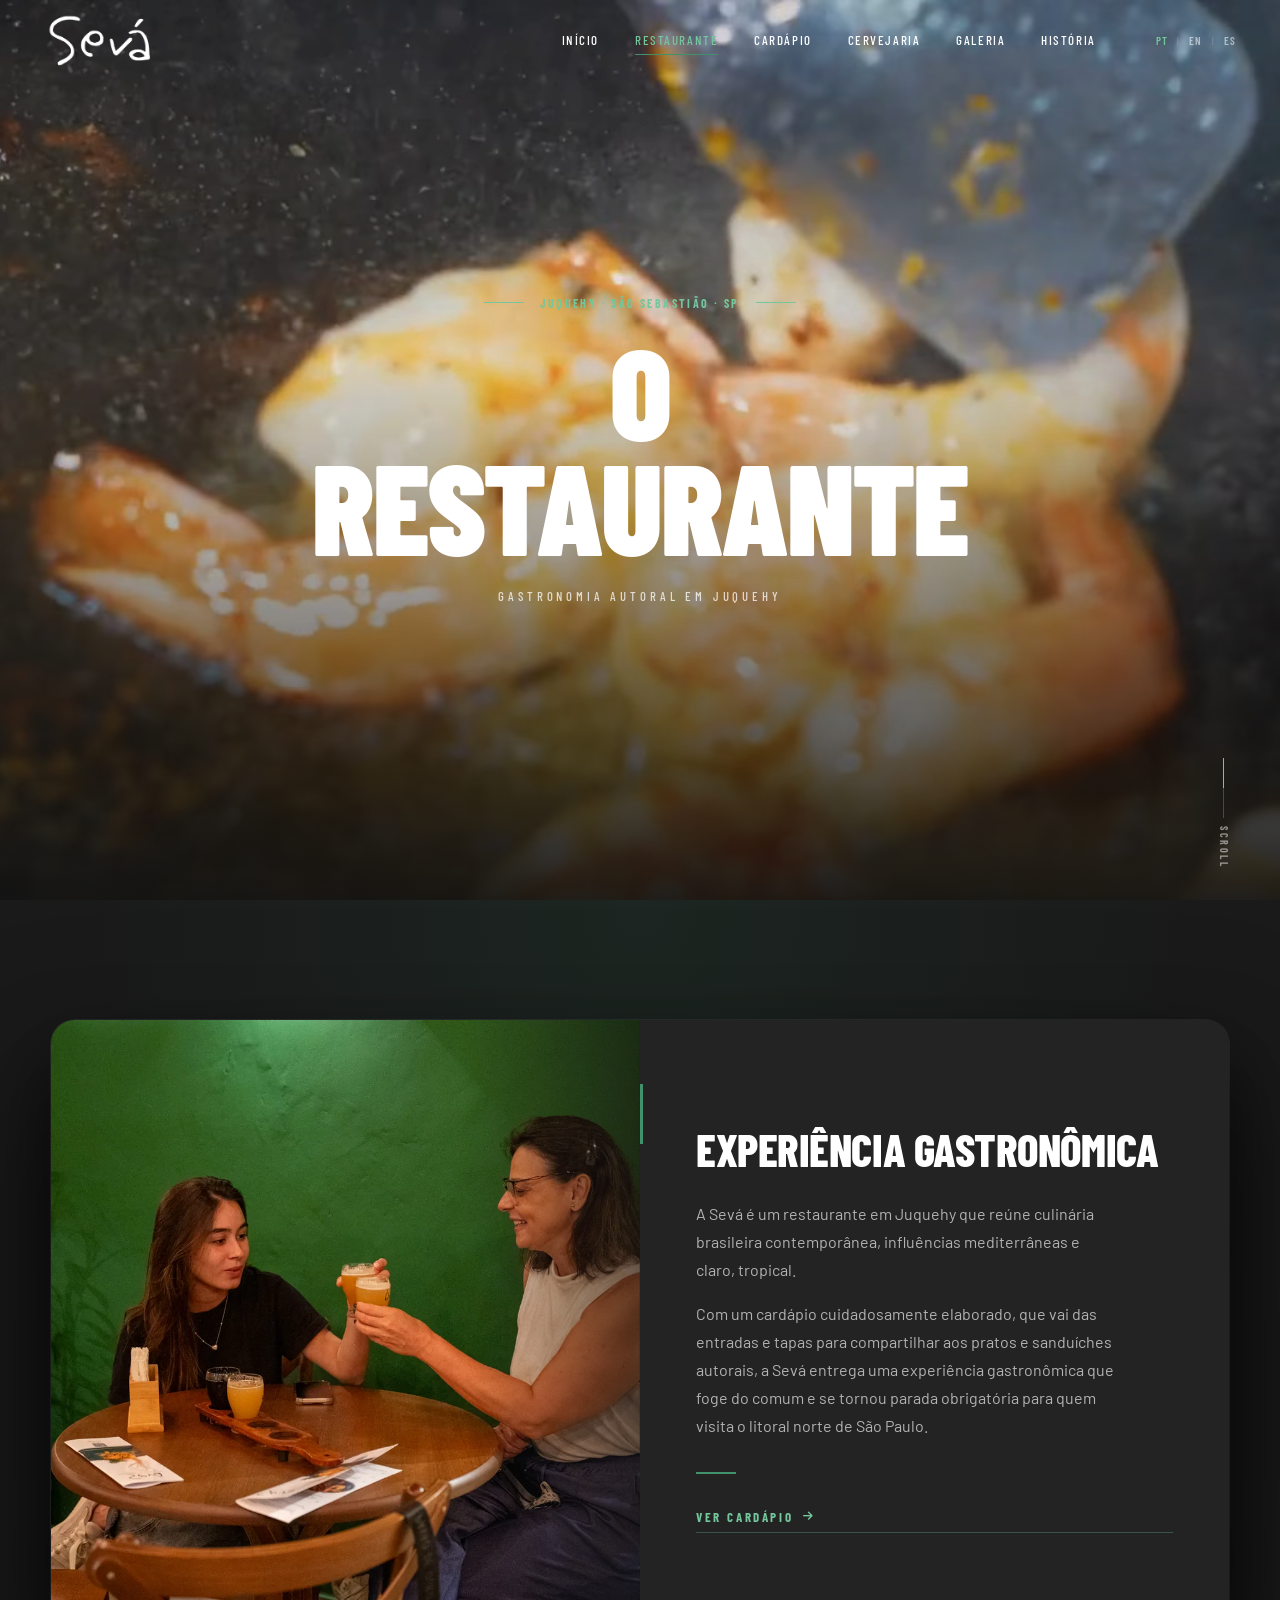
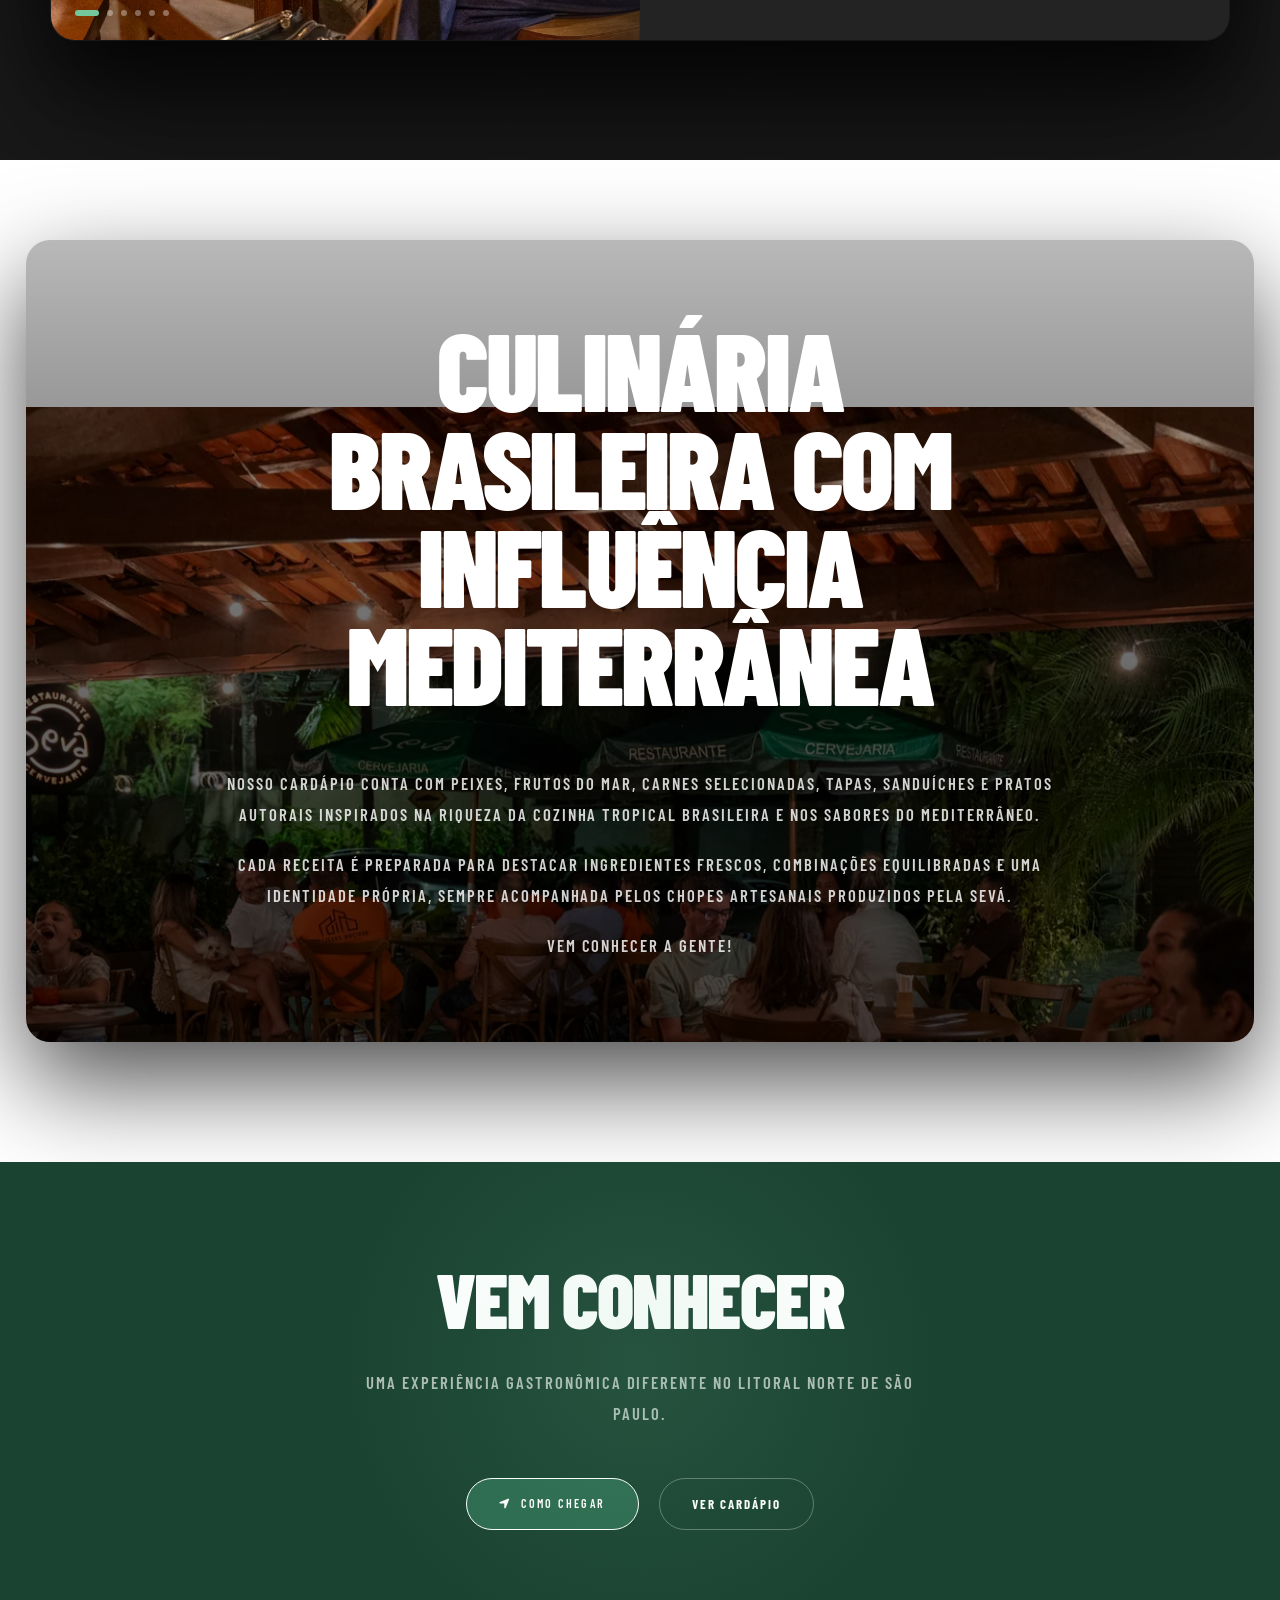
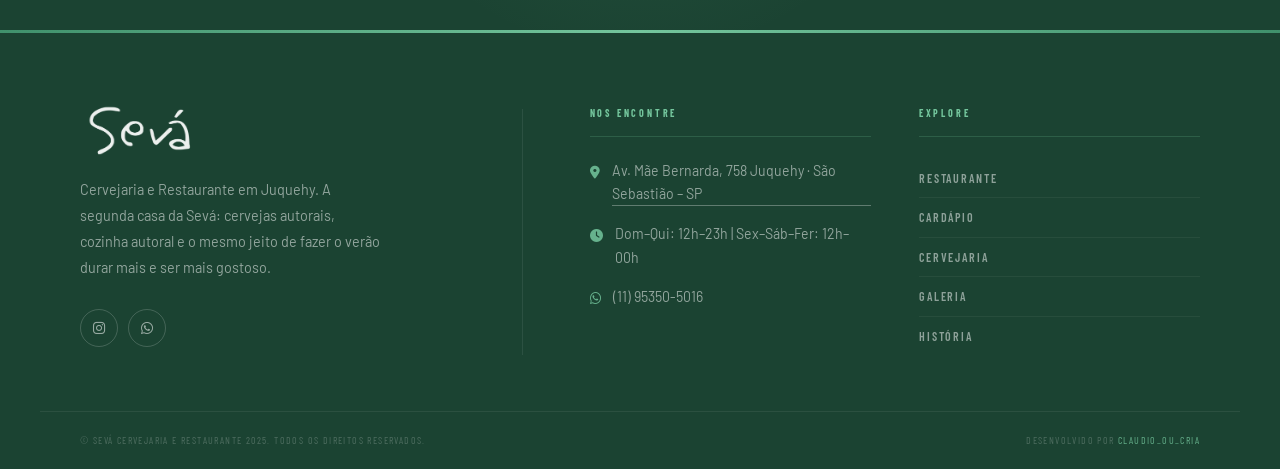
<file: restaurante.html>
﻿<!DOCTYPE html>
<html lang="pt-BR">
<head>
  <!-- Google tag (gtag.js) -->
  <link rel="preconnect" href="https://www.googletagmanager.com">
  <script async src="https://www.googletagmanager.com/gtag/js?id=G-PL6VQNLBBJ"></script>
  <script>
    window.dataLayer = window.dataLayer || [];
    function gtag(){dataLayer.push(arguments);}
    gtag('js', new Date());
    gtag('config', 'G-PL6VQNLBBJ');
  </script>
  <meta charset="UTF-8">
  <meta name="viewport" content="width=device-width, initial-scale=1.0">
  <title data-i18n="meta.title.restaurant">O Restaurante — Sevá Cervejaria e Restaurante · Juquehy</title>
  <meta name="description" data-i18n="meta.desc.restaurant" content="Gastronomia autoral em Juquehy. Culinária brasileira contemporânea com influências mediterrâneas e tropical, no litoral norte de São Paulo.">
  <link rel="icon" href="images/favicon-32x32.png" type="image/png" sizes="32x32">
  <link rel="canonical" href="https://sevajuquehy.com.br/restaurante.html">
  <link rel="alternate" hreflang="pt-BR" href="https://sevajuquehy.com.br/restaurante.html">
  <link rel="alternate" hreflang="en" href="https://sevajuquehy.com.br/restaurante.html?lang=en">
  <link rel="alternate" hreflang="es" href="https://sevajuquehy.com.br/restaurante.html?lang=es">
  <meta property="og:type" content="website">
  <meta property="og:site_name" content="Sevá Cervejaria e Restaurante">
  <meta property="og:title" content="O Restaurante — Sevá Cervejaria e Restaurante · Juquehy">
  <meta property="og:description" content="Gastronomia autoral em Juquehy. Culinária brasileira contemporânea com influências mediterrâneas e tropical, no litoral norte de São Paulo.">
  <meta property="og:url" content="https://sevajuquehy.com.br/restaurante.html">
  <meta property="og:image" content="https://sevajuquehy.com.br/images/og_home.jpg">
  <meta property="og:locale" content="pt_BR">
  <meta name="twitter:card" content="summary_large_image">
  <meta name="twitter:description" content="Gastronomia autoral em Juquehy. Culinária brasileira contemporânea com influências mediterrâneas e tropical, no litoral norte de São Paulo.">
  <meta name="twitter:title" content="O Restaurante — Sevá Cervejaria e Restaurante · Juquehy">
  <meta name="twitter:image" content="https://sevajuquehy.com.br/images/og_home.jpg">

  <!-- Schema.org JSON-LD (Rich Snippets no Google) -->
  <script type="application/ld+json">
  {
    "@context": "https://schema.org",
    "@type": ["Restaurant", "BarOrPub"],
    "name": "Sevá Cervejaria e Restaurante",
    "description": "Cervejaria artesanal e restaurante na Juquehy, São Sebastião.",
    "url": "https://sevajuquehy.com.br/restaurante.html",
    "logo": "https://sevajuquehy.com.br/images/logo_seva.webp",
    "image": "https://sevajuquehy.com.br/images/og_home.jpg",
    "telephone": "",
    "priceRange": "$$",
    "servesCuisine": ["Brasileira", "Contemporânea", "Mediterrânea"],
    "address": {
      "@type": "PostalAddress",
      "streetAddress": "Av. Mãe Bernarda, 758",
      "postalCode": "11623-304",
      "addressLocality": "Juquehy, São Sebastião",
      "addressRegion": "SP",
      "addressCountry": "BR"
    },
    "geo": {
      "@type": "GeoCoordinates",
      "latitude": "-23.7677335",
      "longitude": "-45.7291879"
    },
    "sameAs": [
      "https://www.instagram.com/sevacerveja/"
    ],
    "hasMenu": "https://sevajuquehy.com.br/cardapio.html"
  }
  </script>

  <link rel="preconnect" href="https://fonts.googleapis.com">
  <link rel="preconnect" href="https://fonts.gstatic.com" crossorigin>
  <link rel="preconnect" href="https://cdnjs.cloudflare.com">
  <link rel="stylesheet" href="https://fonts.googleapis.com/css2?family=Barlow:ital,wght@0,400;0,600;0,700;1,400&family=Barlow+Condensed:ital,wght@0,600;0,700;0,800;0,900;1,700;1,900&family=Cormorant+Garamond:ital,wght@0,300;0,400;0,600;1,300;1,600&display=swap" media="print" onload="this.media='all'">
  <noscript><link rel="stylesheet" href="https://fonts.googleapis.com/css2?family=Barlow:ital,wght@0,400;0,600;0,700;1,400&family=Barlow+Condensed:ital,wght@0,600;0,700;0,800;0,900;1,700;1,900&family=Cormorant+Garamond:ital,wght@0,300;0,400;0,600;1,300;1,600&display=swap"></noscript>
  <link rel="stylesheet" href="css/style.min.css">
  <link rel="stylesheet" href="https://cdnjs.cloudflare.com/ajax/libs/font-awesome/6.5.0/css/all.min.css" media="print" onload="this.media='all'">
  <noscript><link rel="stylesheet" href="https://cdnjs.cloudflare.com/ajax/libs/font-awesome/6.5.0/css/all.min.css"></noscript>
  <style>
    /* ================================================
       RESTAURANTE PAGE — Styles exclusivos
       ================================================ */

    /* ── HERO VIDEO FULLSCREEN ── */
    .rest-page-hero {
      position: relative;
      width: 100%;
      height: 100vh;
      height: 100svh;
      overflow: hidden;
      display: flex;
      align-items: center;
      justify-content: center;
    }

    .rest-page-hero video {
      position: absolute;
      inset: 0;
      width: 100%;
      height: 100%;
      object-fit: cover;
      object-position: center;
    }

    .rest-page-hero-overlay {
      position: absolute;
      inset: 0;
      background: linear-gradient(
        to bottom,
        rgba(0,0,0,0.15) 0%,
        rgba(0,0,0,0.05) 40%,
        rgba(0,0,0,0.65) 85%,
        rgba(15,15,15,0.92) 100%
      );
    }

    .rest-page-hero-content {
      position: relative;
      z-index: 2;
      padding: 0 40px;
      text-align: center;
      max-width: 900px;
    }

    .rest-page-eyebrow {
      display: flex;
      align-items: center;
      justify-content: center;
      gap: 16px;
      margin-bottom: 20px;
    }

    .rest-page-eyebrow-line {
      display: block;
      width: 40px;
      height: 1px;
      background: var(--verde-light);
    }

    .rest-page-eyebrow-text {
      font-family: var(--caps);
      font-size: 12px;
      font-weight: 700;
      letter-spacing: 0.2em;
      text-transform: uppercase;
      color: var(--verde-light);
    }

    .rest-page-title {
      font-family: var(--caps);
      font-size: clamp(72px, 10vw, 140px);
      font-weight: 900;
      line-height: 0.9;
      color: var(--white);
      text-transform: uppercase;
      letter-spacing: -0.02em;
    }

    .rest-page-title-line {
      display: block;
      overflow: hidden;
    }

    .rest-page-title-inner {
      display: block;
      transform: translateY(110%);
      transition: transform 1.1s cubic-bezier(0.16, 1, 0.3, 1);
    }

    .rest-page-title-inner.is-visible {
      transform: translateY(0);
    }

    .rest-page-subtitle {
      font-family: var(--caps);
      font-size: clamp(0.72rem, 1vw, 0.88rem);
      font-weight: 500;
      letter-spacing: 0.3em;
      text-transform: uppercase;
      color: rgba(255,255,255,0.75);
      margin-top: 22px;
      transform: translateY(20px);
      opacity: 0;
      transition: opacity 1s ease 0.7s, transform 1s ease 0.7s;
    }

    .rest-page-subtitle.is-visible {
      opacity: 1;
      transform: translateY(0);
    }

    .rest-page-scroll {
      position: absolute;
      bottom: 32px;
      right: 48px;
      z-index: 3;
      display: flex;
      flex-direction: column;
      align-items: center;
      gap: 8px;
    }

    .rest-page-scroll-track {
      width: 1px;
      height: 60px;
      background: rgba(255,255,255,0.2);
      position: relative;
      overflow: hidden;
    }

    .rest-page-scroll-thumb {
      position: absolute;
      top: 0;
      width: 1px;
      height: 30px;
      background: var(--verde-light);
      animation: scrollThumb 1.8s ease-in-out infinite;
    }

    @keyframes scrollThumb {
      0%   { transform: translateY(-100%); opacity: 0; }
      20%  { opacity: 1; }
      80%  { opacity: 1; }
      100% { transform: translateY(200%); opacity: 0; }
    }

    .rest-page-scroll-label {
      font-family: var(--caps);
      font-size: 10px;
      font-weight: 700;
      letter-spacing: 0.25em;
      text-transform: uppercase;
      color: rgba(255,255,255,0.5);
      writing-mode: vertical-rl;
    }

    /* ── SECTION 2: IMMERSIVE CARD ── */
    .rest-section-card {
      background: var(--dark);
      padding: 120px 0;
      position: relative;
      overflow: hidden;
    }

    .rest-section-card::before {
      content: '';
      position: absolute;
      inset: 0;
      background: radial-gradient(ellipse at 50% 0%, rgba(45,106,79,0.15) 0%, transparent 60%);
      pointer-events: none;
    }

    .rest-card-3d {
      width: 92vw;
      max-width: 1400px;
      margin: 0 auto;
      border-radius: 24px;
      overflow: hidden;
      position: relative;
      box-shadow:
        0 0 0 1px rgba(255,255,255,0.06),
        0 40px 80px rgba(0,0,0,0.7),
        0 80px 160px rgba(0,0,0,0.5),
        inset 0 1px 0 rgba(255,255,255,0.08);
      display: grid;
      grid-template-columns: 1fr 1fr;
      min-height: 620px;
    }

    .rest-card-slider {
      position: relative;
      overflow: hidden;
    }

    .rest-card-slide {
      position: absolute;
      inset: 0;
      background-size: cover;
      background-position: center;
      opacity: 0;
      transition: opacity 1.2s cubic-bezier(0.4, 0, 0.2, 1);
    }

    .rest-card-slide.is-active {
      opacity: 1;
    }

    /* DSC09456 espelhado horizontalmente */
    .rest-card-slide--flip {
      transform: scaleX(-1);
    }

    .rest-card-slide-overlay {
      position: absolute;
      inset: 0;
      background: linear-gradient(to right, rgba(0,0,0,0) 70%, rgba(20,20,20,0.6) 100%);
      pointer-events: none;
      z-index: 2;
    }

    .rest-card-dots {
      position: absolute;
      bottom: 24px;
      left: 24px;
      z-index: 5;
      display: flex;
      gap: 8px;
    }

    .rest-card-dot {
      width: 6px;
      height: 6px;
      border-radius: 50%;
      background: rgba(255,255,255,0.35);
      transition: background 0.4s ease, width 0.4s ease;
    }

    .rest-card-dot.is-active {
      background: var(--verde-light);
      width: 24px;
      border-radius: 3px;
    }

    .rest-card-text {
      padding: 64px 56px;
      background: var(--dark2);
      display: flex;
      flex-direction: column;
      justify-content: center;
      position: relative;
    }

    .rest-card-text::before {
      content: '';
      position: absolute;
      top: 64px;
      left: 0;
      width: 3px;
      height: 60px;
      background: var(--verde-mid);
    }

    .rest-card-label {
      font-family: var(--caps);
      font-size: 11px;
      font-weight: 700;
      letter-spacing: 0.3em;
      text-transform: uppercase;
      color: var(--verde-light);
      margin-bottom: 24px;
    }

    .rest-card-heading {
      font-family: var(--caps);
      font-size: clamp(32px, 3.5vw, 52px);
      font-weight: 800;
      line-height: 1.0;
      text-transform: uppercase;
      color: var(--white);
      margin-bottom: 28px;
      letter-spacing: -0.01em;
    }

    .rest-card-body {
      font-family: var(--sans);
      font-size: 16px;
      line-height: 1.75;
      color: rgba(255,255,255,0.65);
      max-width: 420px;
    }

    .rest-card-body p + p { margin-top: 1em; }

    .rest-card-ornament {
      width: 40px;
      height: 2px;
      background: var(--verde-mid);
      margin: 32px 0;
    }

    .rest-card-cta {
      display: inline-flex;
      align-items: center;
      gap: 10px;
      font-family: var(--caps);
      font-size: 13px;
      font-weight: 700;
      letter-spacing: 0.2em;
      text-transform: uppercase;
      color: var(--verde-light);
      border-bottom: 1px solid rgba(116,198,157,0.3);
      padding-bottom: 4px;
      transition: color 0.3s, border-color 0.3s;
    }

    .rest-card-cta:hover {
      color: var(--white);
      border-color: rgba(255,255,255,0.5);
    }

    .rest-card-cta i { font-size: 11px; transition: transform 0.3s; }
    .rest-card-cta:hover i { transform: translateX(4px); }

    /* ── SECTION 3: PARALLAX CARD ── */
    .rest-section-parallax {
      background: var(--white);
      padding: 80px 0 120px;
      position: relative;
    }

    .rest-parallax-card {
      width: 96vw;
      max-width: 1600px;
      margin: 0 auto;
      border-radius: 24px;
      overflow: hidden;
      position: relative;
      min-height: 82vh;
      display: flex;
      align-items: center;
      justify-content: center;
      box-shadow:
        0 40px 100px rgba(0,0,0,0.7),
        0 0 0 1px rgba(255,255,255,0.05);
    }

    /* Imagem com parallax via JS */
    .rest-parallax-bg {
      position: absolute;
      inset: -15% 0;
      background-image: url('images/fotos/DSC08130.webp');
      background-size: cover;
      background-position: center 50%;
      will-change: transform;
      transition: transform 0.05s linear;
    }

    .rest-parallax-overlay {
      position: absolute;
      inset: 0;
      background: linear-gradient(
        to bottom,
        rgba(0,0,0,0.28) 0%,
        rgba(0,0,0,0.55) 45%,
        rgba(0,0,0,0.72) 100%
      );
      z-index: 1;
    }

    .rest-parallax-content {
      position: relative;
      z-index: 2;
      text-align: center;
      padding: 80px 60px;
      max-width: 960px;
    }

    /* Título — igual .brew-big-claim-inner */
    .rest-parallax-title {
      display: block;
      font-family: var(--caps);
      font-size: clamp(3rem, 8.5vw, 10rem);
      font-weight: 900;
      text-transform: uppercase;
      color: var(--white);
      letter-spacing: -0.025em;
      line-height: 0.9;
      margin-bottom: 56px;
    }

    /* Textos — igual .brew-video-text p */
    .rest-parallax-body p {
      font-family: var(--caps);
      font-size: clamp(0.88rem, 1.3vw, 1.05rem);
      font-weight: 600;
      color: rgba(255,255,255,0.82);
      letter-spacing: 0.12em;
      text-transform: uppercase;
      line-height: 1.9;
      margin-bottom: 0;
    }

    .rest-parallax-body p + p { margin-top: 18px; }

    @media (max-width: 768px) {
      .rest-parallax-card { min-height: 70vh; border-radius: 16px; }
      .rest-parallax-content { padding: 60px 28px; }
      .rest-parallax-title { font-size: clamp(2.4rem, 11vw, 4rem); margin-bottom: 36px; }
    }

    /* ── CTA FINAL ── */
    .rest-section-final-cta {
      background: var(--verde-dark);
      padding: 100px 80px;
      text-align: center;
      position: relative;
      overflow: hidden;
    }

    .rest-section-final-cta::before {
      content: '';
      position: absolute;
      top: -100px;
      left: 50%;
      transform: translateX(-50%);
      width: 600px;
      height: 600px;
      border-radius: 50%;
      background: radial-gradient(circle, rgba(116,198,157,0.12) 0%, transparent 70%);
      pointer-events: none;
    }

    .rest-final-cta-label {
      font-family: var(--caps);
      font-size: 11px;
      font-weight: 700;
      letter-spacing: 0.35em;
      text-transform: uppercase;
      color: var(--verde-light);
      margin-bottom: 20px;
    }

    .rest-final-cta-title {
      font-family: var(--caps);
      font-size: clamp(36px, 6vw, 80px);
      font-weight: 900;
      text-transform: uppercase;
      color: var(--white);
      line-height: 0.95;
      letter-spacing: -0.02em;
      margin-bottom: 32px;
    }

    .rest-final-cta-sub {
      font-family: var(--caps);
      font-size: clamp(0.88rem, 1.3vw, 1.05rem);
      font-weight: 600;
      letter-spacing: 0.12em;
      text-transform: uppercase;
      color: rgba(255,255,255,0.65);
      margin-bottom: 48px;
      max-width: 600px;
      margin-left: auto;
      margin-right: auto;
      line-height: 1.9;
    }

    .rest-final-cta-buttons {
      display: flex;
      justify-content: center;
      gap: 20px;
      flex-wrap: wrap;
    }

    .btn-outline-white {
      border: 1px solid rgba(255,255,255,0.3);
      color: var(--white);
      padding: 14px 32px;
      font-family: var(--caps);
      font-weight: 700;
      font-size: 13px;
      letter-spacing: 0.15em;
      text-transform: uppercase;
      border-radius: 100px;
      transition: background 0.3s, border-color 0.3s;
    }

    .btn-outline-white:hover {
      background: rgba(255,255,255,0.08);
      border-color: rgba(255,255,255,0.6);
    }

    /* ── REVEAL ── */
    .r-reveal {
      opacity: 0;
      transform: translateY(40px);
      transition: opacity 0.9s ease, transform 0.9s ease;
    }

    .r-reveal.r-visible {
      opacity: 1;
      transform: translateY(0);
    }

    /* ── RESPONSIVE ── */
    @media (max-width: 1024px) {
      .rest-card-3d { grid-template-columns: 1fr; min-height: auto; }
      .rest-card-slider { height: 400px; position: relative; }
      .rest-card-text { padding: 48px 40px; }
      .rest-card-text::before { display: none; }
    }

    @media (max-width: 768px) {
      .rest-page-hero-content { padding: 0 24px; }
      .rest-page-scroll { display: none; }
      .rest-card-3d { width: 96vw; border-radius: 16px; }
      .rest-card-text { padding: 36px 28px; }
      .rest-section-final-cta { padding: 72px 32px; }
    }
  </style>
  <meta name="theme-color" content="#2D6A4F">
</head>
<body>

  <a class="skip-link" href="#hero">Ir para o conteúdo principal</a>

  <!-- LOADER -->
  <div id="loader">
    <img src="images/logo_seva.webp" alt="Sevá" width="120" height="54">
  </div>

  <!-- HEADER -->
  <header id="header">
    <div class="header-inner">
      <a href="index.html" class="logo">
        <img src="images/logo_seva.webp" alt="Sevá Cervejaria e Restaurante" width="120" height="54">
      </a>
      <nav class="nav-links">
        <a href="index.html" data-i18n="nav.home">Início</a>
        <a href="restaurante.html" class="active" data-i18n="nav.restaurant">Restaurante</a>
        <a href="cardapio.html" data-i18n="nav.menu">Cardápio</a>
        <a href="cervejaria.html" data-i18n="nav.brewery">Cervejaria</a>
        <a href="galeria.html" data-i18n="nav.gallery">Galeria</a>
        <a href="historia.html" data-i18n="nav.story">História</a>
        <div class="lang-switcher">
          <button class="lang-btn active" data-lang="pt">PT</button>
          <span class="lang-sep">|</span>
          <button class="lang-btn" data-lang="en">EN</button>
          <span class="lang-sep">|</span>
          <button class="lang-btn" data-lang="es">ES</button>
        </div>
      </nav>
      <button class="hamburger" id="hamburger" aria-label="Menu" aria-expanded="false">
        <span></span><span></span><span></span>
      </button>
    </div>
  </header>

  <!-- MOBILE NAV -->
  <nav class="mobile-nav" id="mobileNav">
    <a href="index.html" data-i18n="nav.home">Início</a>
    <a href="restaurante.html" data-i18n="nav.restaurant">Restaurante</a>
    <a href="cardapio.html" data-i18n="nav.menu">Cardápio</a>
    <a href="cervejaria.html" data-i18n="nav.brewery">Cervejaria</a>
    <a href="galeria.html" data-i18n="nav.gallery">Galeria</a>
    <a href="historia.html" data-i18n="nav.story">História</a>
    <div class="mobile-lang">
      <button class="lang-btn active" data-lang="pt">PT</button>
      <button class="lang-btn" data-lang="en">EN</button>
      <button class="lang-btn" data-lang="es">ES</button>
    </div>
  </nav>

  <!-- ══════════════════════════════════════
       HERO — Vídeo fullscreen
  ══════════════════════════════════════ -->
  <section class="rest-page-hero" id="restHero">

    <video autoplay muted loop playsinline>
      <source src="images/banner_restaurante.webm" type="video/webm">
    </video>

    <div class="rest-page-hero-overlay"></div>

    <div class="rest-page-hero-content">
      <div class="rest-page-eyebrow">
        <span class="rest-page-eyebrow-line"></span>
        <span class="rest-page-eyebrow-text" data-i18n="restaurant.hero.eyebrow">Juquehy · São Sebastião · SP</span>
        <span class="rest-page-eyebrow-line"></span>
      </div>

      <h1 class="rest-page-title">
        <span class="rest-page-title-line">
          <span class="rest-page-title-inner" data-i18n="restaurant.hero.title.line1">O</span>
        </span>
        <span class="rest-page-title-line">
          <span class="rest-page-title-inner" data-i18n="restaurant.hero.title.line2">Restaurante</span>
        </span>
      </h1>

      <p class="rest-page-subtitle" data-i18n="restaurant.hero.subtitle">Gastronomia autoral em Juquehy</p>
    </div>

    <div class="rest-page-scroll">
      <div class="rest-page-scroll-track">
        <div class="rest-page-scroll-thumb"></div>
      </div>
      <span class="rest-page-scroll-label">Scroll</span>
    </div>

  </section>

  <!-- ══════════════════════════════════════
       SEÇÃO 2 — Card Imersivo com Slider
  ══════════════════════════════════════ -->
  <section class="rest-section-card">

    <div class="rest-card-3d r-reveal">

      <!-- Slider -->
      <div class="rest-card-slider">

        <div class="rest-card-slide rest-card-slide--flip is-active"
             style="background-image:url('images/fotos/DSC08207.webp')"></div>

        <div class="rest-card-slide"
             style="background-image:url('images/fotos/DSC08305.webp')"></div>

        <div class="rest-card-slide"
             style="background-image:url('images/fotos/DSC08034.webp')"></div>

        <div class="rest-card-slide"
             style="background-image:url('images/fotos/DSC08063.webp')"></div>

        <div class="rest-card-slide"
             style="background-image:url('images/fotos/DSC08060.webp')"></div>

        <div class="rest-card-slide"
             style="background-image:url('images/fotos/DSC08040-2.webp')"></div>

        <div class="rest-card-slide-overlay"></div>
        <div class="rest-card-dots" id="restCardDots"></div>

      </div>

      <!-- Texto -->
      <div class="rest-card-text">
        <h2 class="rest-card-heading" data-i18n="restaurant.section2.heading">Experiência<br>Gastronômica</h2>
        <div class="rest-card-body">
          <p data-i18n="restaurant.section2.body1">A Sevá é um restaurante em Juquehy que reúne culinária brasileira contemporânea, influências mediterrâneas e claro, tropical.</p>
          <p data-i18n="restaurant.section2.body2">Com um cardápio cuidadosamente elaborado, que vai das entradas e tapas para compartilhar aos pratos e sanduíches autorais, a Sevá entrega uma experiência gastronômica que foge do comum e se tornou parada obrigatória para quem visita o litoral norte de São Paulo.</p>
        </div>
        <div class="rest-card-ornament"></div>
        <a href="cardapio.html" class="rest-card-cta">
          <span data-i18n="restaurant.section2.cta">Ver Cardápio</span> <i class="fa fa-arrow-right"></i>
        </a>
      </div>

    </div>

  </section>

  <!-- ══════════════════════════════════════
       SEÇÃO 3 — Card Parallax
  ══════════════════════════════════════ -->
  <section class="rest-section-parallax">

    <div class="rest-parallax-card" id="restParallaxCard">

      <div class="rest-parallax-bg" id="restParallaxBg"></div>
      <div class="rest-parallax-overlay"></div>

      <div class="rest-parallax-content">
        <span class="rest-parallax-title" data-i18n="restaurant.parallax.title">Culinária brasileira<br>com influência mediterrânea</span>
        <div class="rest-parallax-body">
          <p data-i18n="restaurant.parallax.p1">Nosso cardápio conta com peixes, frutos do mar, carnes selecionadas, tapas, sanduíches e pratos autorais inspirados na riqueza da cozinha tropical brasileira e nos sabores do Mediterrâneo.</p>
          <p data-i18n="restaurant.parallax.p2">Cada receita é preparada para destacar ingredientes frescos, combinações equilibradas e uma identidade própria, sempre acompanhada pelos chopes artesanais produzidos pela Sevá.</p>
          <p data-i18n="restaurant.parallax.p3">Vem conhecer a gente!</p>
        </div>
      </div>

    </div>

  </section>

  <!-- ══════════════════════════════════════
       CTA FINAL
  ══════════════════════════════════════ -->
  <section class="rest-section-final-cta">
    <h2 class="rest-final-cta-title" data-i18n="restaurant.cta.title">Vem<br>conhecer</h2>
    <p class="rest-final-cta-sub" data-i18n="restaurant.cta.sub">Uma experiência gastronômica diferente no litoral norte de São Paulo.</p>
    <div class="rest-final-cta-buttons">
      <a href="https://www.google.com/maps/dir//Sev%C3%A1+-+Restaurante+e+Cervejaria+-+Juquehy,+Av.+M%C3%A3e+Bernarda,+758+-+Juquehy,+S%C3%A3o+Sebasti%C3%A3o+-+SP,+11623-304/@-23.4812624,-46.8516864,15z/data=!4m8!4m7!1m0!1m5!1m1!1s0x94cd879c73b03d9b:0xe690d76a171f980a!2m2!1d-45.7291879!2d-23.7677335?entry=ttu"
         target="_blank" class="btn btn-verde btn-rounded">
        <i class="fa fa-location-arrow"></i>&nbsp; <span data-i18n="restaurant.cta.directions">Como Chegar</span>
      </a>
      <a href="cardapio.html" class="btn-outline-white" data-i18n="restaurant.cta.menu">Ver Cardápio</a>
    </div>
  </section>

  <!-- FOOTER -->
  <footer id="footer">
    <div class="footer-top-bar"></div>
    <div class="footer-main">

      <div class="footer-col footer-col--brand">
        <div class="footer-logo">
          <img src="images/logo_seva.webp" alt="Sevá" width="120" height="54" loading="lazy" decoding="async">
        </div>
        <p class="footer-tagline" data-i18n="footer.about">Cervejaria e Restaurante em Juquehy. A segunda casa da Sevá: cervejas autorais, cozinha autoral e o mesmo jeito de fazer o verão durar mais e ser mais gostoso.</p>
        <div class="footer-social">
          <a href="https://instagram.com/sevacerveja" target="_blank" aria-label="Instagram"><i class="fa-brands fa-instagram"></i></a>
          <a href="https://wa.me/5511953505016" target="_blank" aria-label="WhatsApp"><i class="fa-brands fa-whatsapp"></i></a>
        </div>
      </div>

      <div class="footer-divider"></div>

      <div class="footer-col footer-col--contact">
        <span class="footer-col-eyebrow" data-i18n="footer.findus">Nos Encontre</span>
        <ul class="footer-contact-list">
          <li>
            <span class="icon"><i class="fa fa-map-marker-alt"></i></span>
            <a href="https://www.google.com/maps/dir//Sev%C3%A1+-+Restaurante+e+Cervejaria+-+Juquehy,+Av.+M%C3%A3e+Bernarda,+758+-+Juquehy,+S%C3%A3o+Sebasti%C3%A3o+-+SP,+11623-304/@-23.4812624,-46.8516864,15z/data=!4m8!4m7!1m0!1m5!1m1!1s0x94cd879c73b03d9b:0xe690d76a171f980a!2m2!1d-45.7291879!2d-23.7677335?entry=ttu" target="_blank" rel="noopener noreferrer" data-i18n="footer.address" style="color:inherit;text-decoration:none;border-bottom:1px solid rgba(255,255,255,0.3);">Av. Mãe Bernarda, 758<br>Juquehy · São Sebastião – SP</a>
          </li>
          <li>
            <span class="icon"><i class="fa fa-clock"></i></span>
            <span data-i18n="footer.hours">Dom–Qui: 12h–23h &nbsp;|&nbsp; Sex–Sáb–Fer: 12h–00h</span>
          </li>
          <li>
            <span class="icon"><i class="fa-brands fa-whatsapp"></i></span>
            <a href="https://wa.me/5511953505016">(11) 95350-5016</a>
          </li>
        </ul>
      </div>

      <div class="footer-col footer-col--nav">
        <span class="footer-col-eyebrow" data-i18n="footer.explore">Explore</span>
        <ul class="footer-nav-list">
          <li><a href="restaurante.html" data-i18n="nav.restaurant">Restaurante</a></li>
          <li><a href="cardapio.html" data-i18n="nav.menu">Cardápio</a></li>
          <li><a href="cervejaria.html" data-i18n="nav.brewery">Cervejaria</a></li>
          <li><a href="galeria.html" data-i18n="nav.gallery">Galeria</a></li>
          <li><a href="historia.html" data-i18n="nav.story">História</a></li>
        </ul>
      </div>

    </div>

    <div class="footer-bottom">
      <span class="footer-copy" data-i18n="footer.copy">© Sevá Cervejaria e Restaurante 2025. Todos os direitos reservados.</span>
      <span class="footer-dev">Desenvolvido por <a href="https://wa.me/5511965970387?text=Oi%2C+vi+o+site+da+Sev%C3%A1+que+voc%C3%AA+desenvolveu!" target="_blank" rel="noopener noreferrer">Claudio_ou_Cria</a></span>
    </div>
  </footer>

  <script src="js/vendor/gsap.min.js" defer></script>
  <script src="js/vendor/ScrollTrigger.min.js" defer></script>
  <script src="js/i18n.min.js" defer></script>
  <script src="js/main.min.js" defer></script>
  <script>
    // Hero title reveal on load
    window.addEventListener('load', () => {
      document.querySelectorAll('.rest-page-title-inner').forEach((el, i) => {
        setTimeout(() => el.classList.add('is-visible'), 200 + i * 120);
      });
      setTimeout(() => {
        document.querySelector('.rest-page-subtitle')?.classList.add('is-visible');
      }, 600);
    });

    // Scroll reveal via IntersectionObserver
    const revealObs = new IntersectionObserver((entries) => {
      entries.forEach(e => {
        if (e.isIntersecting) {
          e.target.classList.add('r-visible');
          revealObs.unobserve(e.target);
        }
      });
    }, { threshold: 0.12 });
    document.querySelectorAll('.r-reveal').forEach(el => revealObs.observe(el));

    // Image slider — troca a cada 2s
    (function () {
      const slides = document.querySelectorAll('.rest-card-slide');
      const dotsEl = document.getElementById('restCardDots');
      let cur = 0;

      slides.forEach((_, i) => {
        const d = document.createElement('div');
        d.className = 'rest-card-dot' + (i === 0 ? ' is-active' : '');
        dotsEl.appendChild(d);
      });

      const dots = dotsEl.querySelectorAll('.rest-card-dot');

      function goTo(n) {
        slides[cur].classList.remove('is-active');
        dots[cur].classList.remove('is-active');
        cur = (n + slides.length) % slides.length;
        slides[cur].classList.add('is-active');
        dots[cur].classList.add('is-active');
      }

      setInterval(() => goTo(cur + 1), 2000);
    })();

    // Parallax no card da seção 3
    (function () {
      const bg = document.getElementById('restParallaxBg');
      const card = document.getElementById('restParallaxCard');
      if (!bg || !card) return;

      function onScroll() {
        const rect = card.getBoundingClientRect();
        const viewH = window.innerHeight;
        // progresso: -1 (acima da tela) → 0 (centro) → 1 (abaixo da tela)
        const progress = (rect.top + rect.height / 2 - viewH / 2) / viewH;
        // shift de até ±8% da altura do card
        const shift = progress * rect.height * 0.18;
        bg.style.transform = `translateY(${shift}px)`;
      }

      window.addEventListener('scroll', onScroll, { passive: true });
      onScroll();
    })();
  </script>
</body>
</html>
</file>
<file: css/style.min.css>
.skip-link{position:absolute;top:-100%;left:1rem;background:var(--verde,#2d5a27);color:#fff;padding:.5rem 1rem;font-family:var(--sans, sans-serif);font-size:.9rem;border-radius:0 0 4px 4px;z-index:9999;text-decoration:none;transition:top .2s}.skip-link:focus{top:0}*,::after,::before{box-sizing:border-box;margin:0;padding:0}html{scroll-behavior:smooth}body{font-family:Barlow,sans-serif;font-size:15px;line-height:1.7;color:#2a2a2a;background:var(--sand);overflow-x:hidden}img{max-width:100%;display:block}a{text-decoration:none;color:inherit}ul{list-style:none}button{border:none;cursor:pointer;background:0 0}:root{--verde:#2D6A4F;--verde-dark:#1B4332;--verde-mid:#40916C;--verde-light:#74C69D;--verde-pale:#D8F3DC;--sand:#F5F0E8;--sand-dark:#EAE4D8;--sand-mid:#D5CDBC;--gold:#C4963A;--gold-light:#E8D49A;--black:#0f0f0f;--dark:#1a1a1a;--dark2:#232323;--gray:#6a6a6a;--gray-bg:#f0ece6;--light:#f7f4ef;--white:#ffffff;--serif:'Cormorant Garamond',Georgia,serif;--sans:'Barlow',sans-serif;--caps:'Barlow Condensed',sans-serif;--nav-h:80px}#loader{position:fixed;inset:0;background:var(--dark);z-index:9999;display:flex;align-items:center;justify-content:center;transition:opacity .6s ease}#loader.hidden{opacity:0;pointer-events:none}#loader img{width:80px;animation:pulse 1s ease-in-out infinite alternate}@keyframes pulse{from{opacity:.4}to{opacity:1}}#header{position:fixed;top:0;left:0;width:100%;z-index:100;background:0 0;transition:background .4s ease,box-shadow .4s ease}#header.scrolled{background:var(--white);box-shadow:0 2px 20px rgba(0,0,0,.1)}.header-inner{display:flex;align-items:center;justify-content:space-between;height:var(--nav-h);max-width:1300px;margin:0 auto;padding:0 40px}.logo img{height:52px;transition:filter .3s}#header:not(.scrolled) .logo img{filter:brightness(0) invert(1)}#header.scrolled .logo img{filter:none}.nav-links{display:flex;align-items:center;gap:36px}.nav-links a{font-family:var(--caps);font-size:13px;font-weight:500;letter-spacing:.12em;text-transform:uppercase;color:var(--white);position:relative;transition:color .3s}#header.scrolled .nav-links a{color:var(--dark)}.nav-links a::after{content:'';position:absolute;bottom:-4px;left:0;width:0;height:1px;background:var(--verde-mid);transition:width .3s}.nav-links a.active::after,.nav-links a:hover::after{width:100%}.nav-links a.active,.nav-links a:hover{color:var(--verde-light)}#header.scrolled .nav-links a.active,#header.scrolled .nav-links a:hover{color:var(--verde)}.lang-switcher{display:flex;gap:6px;margin-left:20px;align-items:center}.lang-btn{font-family:var(--caps);font-size:11px;letter-spacing:.08em;font-weight:600;color:rgba(255,255,255,.55);cursor:pointer;transition:color .3s;padding:2px 4px;background:0 0;border:none}#header.scrolled .lang-btn{color:var(--gray)}.lang-btn.active,.lang-btn:hover{color:var(--verde-light)!important}.lang-sep{color:rgba(255,255,255,.25);font-size:10px}#header.scrolled .lang-sep{color:rgba(0,0,0,.2)}.hamburger{display:none;flex-direction:column;gap:5px;cursor:pointer;padding:4px;background:0 0;border:none}.hamburger span{display:block;width:26px;height:2px;background:var(--white);transition:all .3s}#header.scrolled .hamburger span{background:var(--dark)}.hamburger.open span:first-child{transform:translateY(7px) rotate(45deg)}.hamburger.open span:nth-child(2){opacity:0}.hamburger.open span:nth-child(3){transform:translateY(-7px) rotate(-45deg)}.mobile-nav{position:fixed;top:var(--nav-h);left:0;width:100%;background:var(--dark);padding:30px 40px;z-index:99;transform:translateY(-10px);opacity:0;pointer-events:none;transition:all .3s ease}.mobile-nav.open{transform:translateY(0);opacity:1;pointer-events:all}.mobile-nav a{display:block;font-family:var(--caps);font-size:15px;font-weight:500;letter-spacing:.12em;text-transform:uppercase;color:var(--white);padding:12px 0;border-bottom:1px solid rgba(255,255,255,.08);transition:color .3s}.mobile-nav a.active,.mobile-nav a:hover{color:var(--gold)}.mobile-lang{display:flex;gap:16px;margin-top:20px}.mobile-lang .lang-btn{color:rgba(255,255,255,.5)!important;font-size:13px}.mobile-lang .lang-btn.active{color:var(--gold)!important}.section-heading{text-align:center;margin-bottom:50px}.section-heading .script{display:block;font-family:var(--serif);font-style:italic;font-size:clamp(2.4rem, 4vw, 3.6rem);font-weight:300;color:var(--verde);line-height:1.2;margin-bottom:4px}.section-heading .caps{display:block;font-family:var(--caps);font-size:clamp(.8rem, 1.2vw, .95rem);font-weight:600;letter-spacing:.28em;text-transform:uppercase;color:var(--dark);margin-bottom:18px}.section-heading .ornament{display:flex;align-items:center;justify-content:center;gap:12px;margin-bottom:24px}.section-heading .ornament::after,.section-heading .ornament::before{content:'';display:block;width:60px;height:1px;background:var(--verde-mid)}.section-heading .ornament-icon{color:var(--verde-mid);font-size:14px;line-height:1}.section-heading p{font-family:var(--serif);font-size:1.15rem;font-weight:300;color:var(--gray);max-width:620px;margin:0 auto;line-height:1.8}.section-heading.light .caps{color:rgba(255,255,255,.5)}.section-heading.light p{color:rgba(255,255,255,.65)}.section-heading.light .ornament::after,.section-heading.light .ornament::before{background:rgba(255,255,255,.3)}.jagged-bottom{position:relative}.jagged-bottom::after{content:'';position:absolute;bottom:-1px;left:0;width:100%;height:32px;background-image:url("data:image/svg+xml,%3Csvg xmlns='http://www.w3.org/2000/svg' width='40' height='32'%3E%3Cpath d='M0 32 L20 0 L40 32 Z' fill='white'/%3E%3C/svg%3E");background-repeat:repeat-x;background-size:40px 32px;z-index:2}.jagged-top{position:relative}.jagged-top::before{content:'';position:absolute;top:-1px;left:0;width:100%;height:32px;background-image:url("data:image/svg+xml,%3Csvg xmlns='http://www.w3.org/2000/svg' width='40' height='32'%3E%3Cpath d='M0 0 L20 32 L40 0 Z' fill='white'/%3E%3C/svg%3E");background-repeat:repeat-x;background-size:40px 32px;z-index:2}.jagged-bottom-dark::after{background-image:url("data:image/svg+xml,%3Csvg xmlns='http://www.w3.org/2000/svg' width='40' height='32'%3E%3Cpath d='M0 32 L20 0 L40 32 Z' fill='%231a1a1a'/%3E%3C/svg%3E")}.jagged-top-dark::before{background-image:url("data:image/svg+xml,%3Csvg xmlns='http://www.w3.org/2000/svg' width='40' height='32'%3E%3Cpath d='M0 0 L20 32 L40 0 Z' fill='%231a1a1a'/%3E%3C/svg%3E")}.jagged-bottom-light::after{background-image:url("data:image/svg+xml,%3Csvg xmlns='http://www.w3.org/2000/svg' width='40' height='32'%3E%3Cpath d='M0 32 L20 0 L40 32 Z' fill='%23f7f4ef'/%3E%3C/svg%3E")}.jagged-top-light::before{background-image:url("data:image/svg+xml,%3Csvg xmlns='http://www.w3.org/2000/svg' width='40' height='32'%3E%3Cpath d='M0 0 L20 32 L40 0 Z' fill='%23f7f4ef'/%3E%3C/svg%3E")}.jagged-bottom-gray::after{background-image:url("data:image/svg+xml,%3Csvg xmlns='http://www.w3.org/2000/svg' width='40' height='32'%3E%3Cpath d='M0 32 L20 0 L40 32 Z' fill='%237a7165'/%3E%3C/svg%3E")}#hero{position:relative;height:100vh;height:100svh;min-height:640px;display:flex;align-items:center;justify-content:center;overflow:hidden}.hero-slides-wrapper{position:absolute;inset:0;z-index:0}.hero-slide{position:absolute;inset:0;opacity:0}.hero-slide.is-active{opacity:1}.hero-slide-img{position:absolute;inset:-15% 0;background-size:cover;background-position:center;will-change:transform}.hero-overlay{position:absolute;inset:0;z-index:1;background:linear-gradient(to top,rgba(5,18,10,.94) 0,rgba(5,18,10,.52) 38%,rgba(5,18,10,.12) 68%,rgba(5,18,10,.28) 100%),linear-gradient(to right,rgba(5,18,10,.42) 0,transparent 62%)}.hero-content{position:relative;z-index:2;width:100%;max-width:1000px;margin:0 auto;padding:0 clamp(24px,5vw,64px);text-align:center}.hero-eyebrow{display:flex;align-items:center;justify-content:center;gap:16px;margin-bottom:28px;opacity:0}.eyebrow-line{display:block;width:40px;height:1px;background:rgba(255,255,255,.45);flex-shrink:0}.eyebrow-text{font-family:var(--caps);font-size:11px;font-weight:700;letter-spacing:.26em;text-transform:uppercase;color:rgba(255,255,255,.65)}.hero-title{display:flex;flex-direction:column;align-items:center;margin-bottom:28px}.hero-line-clip{display:block;overflow:hidden;line-height:1;padding-bottom:6px}.hero-line-inner{display:block;font-family:var(--caps);font-size:clamp(3rem, 6vw, 7.5rem);font-weight:900;text-transform:uppercase;letter-spacing:-.01em;color:var(--white);line-height:1;will-change:transform}.no-js .hero-line-inner{transform:translateY(110%)}.hero-seva{font-family:var(--caps);font-style:normal;font-weight:900;font-size:1em;text-transform:uppercase;letter-spacing:inherit;color:var(--white)}.hero-sub{font-family:var(--caps);font-size:clamp(.72rem, 1vw, .88rem);font-weight:500;letter-spacing:.3em;text-transform:uppercase;color:rgba(255,255,255,.52);margin-bottom:40px;opacity:0}.hero-cta{display:flex;justify-content:center;gap:14px;flex-wrap:wrap;opacity:0}.btn-verde{background:var(--verde);border-color:var(--verde);color:var(--white)}.btn-verde:hover{background:var(--verde-mid);border-color:var(--verde-mid)}.btn-rounded{border-radius:100px;padding:14px 40px}.btn-ghost-white{background:0 0;border-color:rgba(255,255,255,.4);color:var(--white)}.btn-ghost-white:hover{background:var(--white);color:var(--dark);border-color:var(--white)}.hero-dots{position:absolute;left:50%;transform:translateX(-50%);bottom:36px;z-index:3;display:flex;gap:10px}.hero-dot{width:28px;height:2px;background:rgba(255,255,255,.28);cursor:pointer;transition:all .4s ease;border-radius:1px}.hero-dot.active{background:var(--verde-light);width:52px}.hero-counter{position:absolute;right:44px;top:50%;transform:translateY(-50%);z-index:3;display:flex;flex-direction:column;align-items:center;gap:4px;color:rgba(255,255,255,.4);font-family:var(--caps);font-size:11px;font-weight:700;letter-spacing:.1em}.hero-counter-current{color:var(--white);font-size:13px}.hero-counter-sep{opacity:.3;font-size:9px}.hero-counter-total{font-size:11px}.hero-scroll{position:absolute;left:clamp(24px,6vw,96px);bottom:36px;z-index:3;display:flex;align-items:center;gap:10px;cursor:pointer}.hero-scroll-track{width:1px;height:56px;background:rgba(255,255,255,.18);position:relative;overflow:hidden}.hero-scroll-thumb{position:absolute;top:0;width:100%;height:100%;background:var(--verde-light);animation:scrollPulse 2.2s ease-in-out infinite}.hero-scroll-label{font-family:var(--caps);font-size:9px;font-weight:700;letter-spacing:.22em;text-transform:uppercase;color:rgba(255,255,255,.42);writing-mode:vertical-lr}@keyframes scrollPulse{0%{transform:translateY(-100%);opacity:1}55%{transform:translateY(0);opacity:1}100%{transform:translateY(100%);opacity:0}}@keyframes fadeUp{from{opacity:0;transform:translateY(24px)}to{opacity:1;transform:translateY(0)}}@keyframes fadeIn{from{opacity:0}to{opacity:1}}.btn{display:inline-block;font-family:var(--caps);font-size:12px;font-weight:600;letter-spacing:.2em;text-transform:uppercase;padding:14px 32px;border:1px solid;transition:all .3s ease;cursor:pointer}.btn-gold{background:var(--gold);border-color:var(--gold);color:var(--white)}.btn-gold:hover{background:0 0;color:var(--gold)}.btn-outline{background:0 0;border-color:rgba(255,255,255,.5);color:var(--white)}.btn-outline:hover{background:var(--white);color:var(--dark);border-color:var(--white)}.btn-outline-dark{background:0 0;border-color:var(--dark);color:var(--dark)}.btn-outline-dark:hover{background:var(--dark);color:var(--white)}.btn-gold-text{font-family:var(--caps);font-size:12px;font-weight:600;letter-spacing:.2em;text-transform:uppercase;color:var(--gold);border-bottom:1px solid rgba(196,150,58,.4);padding-bottom:2px;transition:border-color .3s,opacity .3s}.btn-gold-text:hover{border-color:var(--gold);opacity:.8}.page-hero{position:relative;height:65vh;min-height:420px;display:flex;align-items:flex-end;justify-content:center;overflow:hidden;padding-bottom:80px}.page-hero .hero-bg{background-attachment:scroll}.page-hero .hero-overlay{background:linear-gradient(to bottom,rgba(10,8,5,.25) 0,rgba(10,8,5,.72) 100%)}.page-hero-content{position:relative;z-index:2;text-align:center;color:var(--white);padding:0 24px}.page-hero-content h1{font-family:var(--serif);font-style:italic;font-size:clamp(2.4rem, 4.5vw, 4.5rem);font-weight:300;line-height:1.2;margin-bottom:12px}.page-hero-content .script-sub{font-family:var(--serif);font-style:italic;font-size:1.3rem;color:var(--gold-light);font-weight:300}.split-section{display:grid;grid-template-columns:1fr 1fr;min-height:560px}.split-section.reverse{direction:rtl}.split-section.reverse>*{direction:ltr}.split-text{padding:80px 70px;display:flex;flex-direction:column;justify-content:center}.split-image{position:relative;overflow:hidden}.split-image img{width:100%;height:100%;object-fit:cover;transition:transform .6s ease}.split-image:hover img{transform:scale(1.04)}.split-text .script{font-family:var(--serif);font-style:italic;font-size:clamp(2rem, 3vw, 2.8rem);font-weight:300;color:var(--verde);display:block;margin-bottom:8px}.split-text .caps-label{font-family:var(--caps);font-size:.82rem;font-weight:600;letter-spacing:.25em;text-transform:uppercase;color:var(--dark);display:block;margin-bottom:20px}.split-ornament{display:flex;align-items:center;gap:12px;margin-bottom:24px}.split-ornament::before{content:'';display:block;width:40px;height:1px;background:var(--verde-mid)}.split-ornament-icon{color:var(--verde-mid);font-size:18px}.split-text p{font-family:var(--serif);font-size:1.1rem;font-weight:300;color:var(--gray);line-height:1.9;margin-bottom:16px}.split-text .split-cta{margin-top:16px}#cervejaria{background:var(--white)}.brew-intro{padding:100px 0 60px;text-align:center;background:var(--white)}.brew-title-wrap{overflow:hidden;margin-bottom:20px}.brew-headline{display:block;font-family:var(--caps);font-size:clamp(4rem, 17vw, 240px);font-weight:900;text-transform:uppercase;color:var(--verde-dark);letter-spacing:-.02em;line-height:.88;white-space:nowrap}.brew-tap-note{font-family:var(--caps);font-size:clamp(.78rem, 1.2vw, .92rem);font-weight:700;letter-spacing:.22em;text-transform:uppercase;color:var(--verde);margin-bottom:20px;padding:0 40px}.brew-cards{display:flex;justify-content:center;align-items:flex-end;padding:0 0 110px}.brew-card{width:clamp(270px,23vw,370px);flex-shrink:0;background:linear-gradient(155deg,var(--verde-mid) 0,var(--verde) 100%);border-radius:22px;overflow:hidden;cursor:pointer;position:relative;z-index:1;box-shadow:0 32px 72px rgba(27,67,50,.5),0 6px 18px rgba(0,0,0,.18);transition:box-shadow .45s ease;will-change:transform}.brew-card:first-child{margin-right:-52px}.brew-card:nth-child(2){width:clamp(300px,26vw,420px)}.brew-card:nth-child(3){margin-left:-52px}.brew-card:hover{box-shadow:0 48px 100px rgba(27,67,50,.55);z-index:10}.brew-card-img{padding:32px 20px 32px;display:flex;justify-content:center;align-items:center;background:0 0;min-height:340px;transition:transform .45s ease}.brew-card:hover .brew-card-img{transform:scale(1.06)}.brew-card-img img{width:88%;height:auto;object-fit:contain;filter:drop-shadow(0 12px 28px rgba(0,0,0,.3));transition:transform .45s cubic-bezier(.25, .46, .45, .94)}.brew-card:hover .brew-card-img img{transform:translateY(-14px) rotate(3deg) scale(1.07)}.brew-video-section{position:sticky;top:0;min-height:100vh;display:flex;align-items:center;justify-content:center;overflow:hidden;z-index:1}.brew-bg-video{position:absolute;inset:0;width:100%;height:100%;object-fit:cover;z-index:0}.brew-video-overlay{position:absolute;inset:0;background:rgba(15,35,25,.78);z-index:1}.brew-video-content{position:relative;z-index:2;max-width:900px;padding:100px 40px;text-align:center}.brew-big-claim-wrap{overflow:hidden;margin-bottom:56px}.brew-big-claim-inner{display:block;font-family:var(--caps);font-size:clamp(3rem, 8.5vw, 10rem);font-weight:900;text-transform:uppercase;color:var(--white);letter-spacing:-.025em;line-height:.9}.brew-video-text{margin-bottom:48px}.brew-video-text p{font-family:var(--caps);font-size:clamp(.88rem, 1.3vw, 1.05rem);font-weight:600;color:rgba(255,255,255,.82);letter-spacing:.06em;text-transform:uppercase;line-height:1.9;margin-bottom:0}.brew-video-text p+p{margin-top:18px}#cervejaria{position:relative;z-index:1}#restaurante{position:relative;z-index:10;background:var(--dark)}.rest-hero{position:relative;height:100vh;min-height:640px;overflow:hidden;display:flex;align-items:center;justify-content:center;background:var(--verde-dark);-webkit-transform:translateZ(0);transform:translateZ(0);isolation:isolate}.rest-photo-belt{position:absolute;inset:0;z-index:0;overflow:hidden}.rest-photo-track{display:flex;height:100%;animation:restSlide 35s linear infinite;will-change:transform}.rest-photo-item{flex-shrink:0;width:50vw;height:100%;background-color:var(--verde-dark);background-size:cover;background-position:center;background-repeat:no-repeat}@keyframes restSlide{0%{transform:translateX(0)}100%{transform:translateX(-250vw)}}@keyframes restSlideMobile{0%{transform:translateX(0)}100%{transform:translateX(-425vw)}}.rest-hero-overlay{position:absolute;inset:0;z-index:1;background:linear-gradient(to top,rgba(5,18,10,.92) 0,rgba(5,18,10,.6) 35%,rgba(5,18,10,.6) 65%,rgba(5,18,10,.8) 100%),linear-gradient(to right,rgba(5,18,10,.3) 0,transparent 60%)}.rest-hero-content{position:relative;z-index:2;text-align:center;padding:0 clamp(20px,4vw,60px);width:100%}.rest-title-wrap{overflow:hidden;margin-bottom:28px}.rest-headline{display:block;font-family:var(--caps);font-size:clamp(3.5rem, 14vw, 220px);font-weight:900;text-transform:uppercase;color:var(--white);letter-spacing:-.02em;line-height:.88;white-space:nowrap}.rest-autoral{display:block;font-family:var(--caps);font-style:italic;font-size:clamp(1.4rem, 2.8vw, 2.4rem);font-weight:600;color:var(--gold);letter-spacing:.06em;text-transform:uppercase}.rest-body{background:var(--white);padding:0}.rest-body-inner{max-width:none;text-align:center}.rest-intro-para{font-family:Barlow,sans-serif;font-style:normal;font-size:clamp(1rem, 1.4vw, 1.2rem);font-weight:400;color:var(--gray);line-height:1.85;max-width:680px;margin:0 auto;padding:100px 40px 72px}.rest-cat-cards{display:grid;grid-template-columns:repeat(6,1fr);gap:0;margin-bottom:0}.rest-cat-card{display:block;position:relative;min-height:clamp(380px,70vh,750px);overflow:hidden;cursor:pointer;text-decoration:none}.rest-cat-card-bg{position:absolute;inset:0;background-color:var(--verde-dark);background-size:cover;background-position:center;transition:transform .75s cubic-bezier(.25, .46, .45, .94);will-change:transform}.rest-cat-card:hover .rest-cat-card-bg{transform:scale(1.07)}.rest-cat-card-overlay{position:absolute;inset:0;background:linear-gradient(to top,rgba(5,18,10,.92) 0,rgba(5,18,10,.38) 50%,rgba(5,18,10,.1) 100%);transition:background .45s ease}.rest-cat-card:hover .rest-cat-card-overlay{background:linear-gradient(to top,rgba(5,18,10,.96) 0,rgba(5,18,10,.52) 55%,rgba(5,18,10,.18) 100%)}.rest-cat-card-content{position:absolute;inset:0;display:flex;flex-direction:column;justify-content:flex-end;padding:clamp(24px,3vw,44px)}.rest-cat-name-wrap{overflow:hidden;line-height:1}.rest-cat-name{display:block;font-family:var(--caps);font-size:clamp(1.5rem, 2.6vw, 3.5rem);font-weight:900;text-transform:uppercase;color:var(--white);letter-spacing:-.02em;line-height:.88}.rest-body-cta{padding:64px 40px 90px}#essencia{position:relative;min-height:300vh;background:var(--white);z-index:12}.essencia-sticky{position:sticky;top:0;height:100vh;width:100%;overflow:hidden;background:var(--white)}.essencia-img-card{position:absolute;top:5vh;left:5vw;right:5vw;height:90vh;border-radius:20px;overflow:hidden;will-change:transform,opacity;box-shadow:0 40px 100px rgba(0,0,0,.24),0 8px 24px rgba(0,0,0,.12)}.essencia-img-inner{width:100%;height:100%}.essencia-img-inner img{width:100%;height:100%;object-fit:cover;object-position:center;display:block}.essencia-img-overlay{position:absolute;inset:0;background:linear-gradient(to top,rgba(5,18,10,.92) 0,rgba(5,18,10,.68) 32%,rgba(5,18,10,.22) 62%,transparent 82%);border-radius:20px}.essencia-text{position:absolute;left:0;right:0;bottom:7vh;z-index:3;text-align:center;pointer-events:none;will-change:transform,opacity}.essencia-text-inner{max-width:800px;margin:0 auto;padding:0 clamp(24px,5vw,64px)}.essencia-p{font-family:var(--caps);font-style:normal;font-size:clamp(1.5rem, 2.6vw, 3.2rem);font-weight:900;text-transform:uppercase;letter-spacing:-.02em;color:var(--white);line-height:1.15;margin-bottom:36px;text-shadow:0 2px 24px rgba(0,0,0,.65)}.essencia-p:last-child{margin-bottom:0}@media (max-width:768px){#essencia{min-height:260vh}.essencia-img-card{top:3vh;left:3vw;right:3vw;height:82vh;border-radius:14px}.essencia-p{margin-bottom:20px}}@media (max-width:480px){#essencia{min-height:230vh}.essencia-img-card{top:4vh;left:2vw;right:2vw;height:76vh;border-radius:10px}}#hours{background:var(--white);padding:100px 40px 120px;text-align:center;color:var(--dark);position:relative;overflow:hidden}.hours-header{margin-bottom:64px}.hours-title-wrap{margin-bottom:24px}.hours-line-clip{overflow:hidden;line-height:1;padding-bottom:.06em}.hours-line-inner{display:block;font-family:var(--caps);font-size:clamp(3rem, 11.5vw, 13rem);font-weight:900;text-transform:uppercase;letter-spacing:-.03em;line-height:.92;color:var(--verde-dark);will-change:transform}.hours-tagline{font-family:var(--caps);font-style:italic;font-size:clamp(1.4rem, 2.8vw, 2.4rem);font-weight:600;color:var(--verde);letter-spacing:.06em;text-transform:uppercase;line-height:1.3;opacity:0}.hours-cards{display:grid;grid-template-columns:1fr 1fr;gap:20px;max-width:1440px;margin:0 auto 56px}.hours-card{position:relative;height:clamp(460px,62vh,700px);border-radius:20px;overflow:hidden;box-shadow:0 32px 80px rgba(0,0,0,.55),0 8px 28px rgba(0,0,0,.35);will-change:transform;opacity:0}.hours-card-video-wrap{position:absolute;top:-15%;left:0;right:0;height:130%;will-change:transform;transform:translateZ(0);-webkit-transform:translateZ(0);backface-visibility:hidden;-webkit-backface-visibility:hidden}.hours-card-video{width:100%;height:100%;object-fit:cover;display:block;transform:translateZ(0);-webkit-transform:translateZ(0);backface-visibility:hidden;-webkit-backface-visibility:hidden;isolation:isolate}.hours-card-overlay{position:absolute;inset:0;background:linear-gradient(to top,rgba(5,18,10,.94) 0,rgba(5,18,10,.55) 45%,rgba(5,18,10,.12) 100%);border-radius:20px}.hours-card-content{position:absolute;inset:0;display:flex;flex-direction:column;justify-content:center;align-items:center;text-align:center;padding:clamp(28px,3.5vw,52px);gap:12px}.hours-card-days{display:block;font-family:var(--caps);font-size:clamp(.75rem, 1.1vw, .95rem);font-weight:700;text-transform:uppercase;letter-spacing:.26em;color:var(--gold);margin-bottom:14px}.hours-card-time-block{display:flex;align-items:baseline;gap:clamp(10px,1.5vw,20px);flex-wrap:wrap}.hours-card-time{font-family:var(--caps);font-size:clamp(2.8rem, 6.5vw, 7.5rem);font-weight:900;letter-spacing:-.04em;color:var(--white);line-height:.9}.hours-card-sep{font-family:var(--serif);font-size:clamp(1.4rem, 3vw, 3.5rem);color:rgba(255,255,255,.3);font-weight:300;line-height:1}.hours-phone{display:block;font-family:var(--caps);font-style:normal;font-size:clamp(1.6rem, 2.2vw, 2.4rem);font-weight:700;letter-spacing:.04em;color:var(--verde-dark);transition:opacity .3s;text-align:center}.hours-phone:hover{opacity:.75}@media (max-width:900px){.hours-cards{grid-template-columns:1fr;gap:16px}.hours-card{height:clamp(380px,55vh,520px)}}@media (max-width:768px){#hours{padding:80px 20px 100px}.hours-header{margin-bottom:48px}.hours-card-time{font-size:clamp(2.6rem, 11vw, 5rem)}}@media (max-width:480px){.hours-card{height:clamp(320px,50vh,440px);border-radius:14px}.hours-card-video-wrap{border-radius:14px}.hours-card-overlay{border-radius:14px}}#featured{position:relative;background:var(--dark);padding:100px 40px;overflow:hidden}.featured-bg{position:absolute;inset:0;background-size:cover;background-position:center;opacity:.18}.featured-inner{position:relative;z-index:2;max-width:1100px;margin:0 auto}.featured-grid{display:grid;grid-template-columns:1fr 1fr;gap:0 80px;margin-top:20px}.featured-item{display:flex;align-items:center;justify-content:space-between;padding:24px 0;border-bottom:1px dashed rgba(255,255,255,.1);gap:12px;position:relative}.featured-item-left{flex:1}.featured-item-right{text-align:right;white-space:nowrap;flex-shrink:0}.featured-item .item-label{font-family:var(--caps);font-size:.72rem;font-weight:700;letter-spacing:.18em;text-transform:uppercase;color:rgba(255,255,255,.45);display:block;margin-bottom:4px}.featured-item .item-name{font-family:var(--serif);font-style:italic;font-size:1.3rem;font-weight:300;color:var(--white);display:block}.featured-item .item-desc{font-size:.78rem;color:rgba(255,255,255,.4);display:block;margin-top:2px}.featured-item .item-price{font-family:var(--caps);font-size:1.8rem;font-weight:700;color:var(--white)}.featured-item .item-price-old{font-size:.9rem;color:rgba(255,255,255,.3);text-decoration:line-through;margin-right:4px;font-weight:400;font-family:var(--sans)}.featured-cta{text-align:center;margin-top:52px}.featured-cta a{font-family:var(--serif);font-style:italic;font-size:1.5rem;color:var(--gold);letter-spacing:.04em;border-bottom:1px solid rgba(196,150,58,.3);padding-bottom:2px;transition:border-color .3s}.featured-cta a:hover{border-color:var(--gold)}#testimonials{position:relative;background:var(--white)}.testi-sticky{background:var(--white);display:flex;flex-direction:column;justify-content:center}.testi-bg-layer{position:absolute;inset:0;background:radial-gradient(ellipse 55% 60% at 75% 50%,rgba(212,199,176,.12) 0,transparent 70%),radial-gradient(ellipse 40% 40% at 20% 60%,rgba(45,106,79,.04) 0,transparent 60%);z-index:0;pointer-events:none}.testi-video-wrap{position:absolute;top:50%;left:50%;transform:translate(-50%,-50%);z-index:1;pointer-events:none}.testi-canvas{width:clamp(180px,22vw,290px);height:clamp(320px,39vw,514px);display:block;opacity:.92;transform:rotate(-7deg);filter:drop-shadow(0 28px 56px rgba(0,0,0,.28))}.testi-header{position:relative;z-index:3;text-align:center;padding:0 40px;margin-bottom:36px}.testi-title-wrap{margin-bottom:0}.testi-line-clip{overflow:hidden;line-height:1}.testi-line-inner{display:block;font-family:var(--caps);font-size:clamp(4rem, 7.5vw, 7.5rem);font-weight:900;letter-spacing:-.02em;text-transform:uppercase;color:var(--verde);line-height:.9;transform:translateY(110%)}.testi-track-outer{position:relative;z-index:3;overflow:hidden;mask-image:linear-gradient(to right,transparent 0%,black 3%,black 97%,transparent 100%);-webkit-mask-image:linear-gradient(to right,transparent 0%,black 3%,black 97%,transparent 100%)}.testi-track-parallax{padding:24px 0 32px;will-change:transform}.testi-track{display:flex;gap:20px;width:max-content;will-change:transform;perspective:1400px}.testi-card{flex-shrink:0;width:390px;height:325px;border-radius:8px;background:var(--verde);overflow:visible;cursor:pointer;position:relative;isolation:isolate}.testi-card-img{width:100%;height:100%;border-radius:8px;overflow:hidden;position:relative;z-index:1;box-shadow:0 6px 20px rgba(0,0,0,.14),0 2px 6px rgba(0,0,0,.08);transform-origin:center 90%;will-change:transform,box-shadow;transition:transform .55s cubic-bezier(.23, 1, .32, 1),box-shadow .55s cubic-bezier(.23, 1, .32, 1)}.testi-card:hover .testi-card-img{transform:scale(1.14) translateY(-28px) rotateX(4deg);box-shadow:0 50px 100px rgba(0,0,0,.38),0 20px 40px rgba(0,0,0,.18),0 0 0 1px rgba(45,106,79,.15);z-index:20}.testi-card::after{content:'';position:absolute;inset:8px;border-radius:6px;background:linear-gradient(135deg,var(--verde-mid),var(--verde-dark));opacity:0;transition:opacity .4s ease;z-index:0}.testi-card:hover::after{opacity:1}.testi-card-img img{width:100%;height:100%;object-fit:cover;display:block;pointer-events:none;transition:transform .55s cubic-bezier(.23, 1, .32, 1)}.testi-card:hover .testi-card-img img{transform:scale(1.04)}@media (max-width:1024px){.testi-video-wrap{right:4%}.testi-canvas{width:clamp(140px,20vw,240px);height:clamp(248px,35vw,426px)}}@media (max-width:768px){.testi-card{width:280px;height:233px}.testi-track{gap:14px}.testi-line-inner{font-size:clamp(3rem, 15vw, 4.5rem)}.testi-header{margin-bottom:28px}.testi-video-wrap{right:50%;transform:translate(50%,-50%);top:20%;opacity:.28}.testi-canvas{width:clamp(120px,40vw,200px);height:clamp(213px,71vw,355px)}}#como-chegar{position:relative;background:var(--dark);color:var(--white);padding:120px 0 140px;overflow:hidden}.chegar-bg-parallax{position:absolute;inset:-20% 0;background:radial-gradient(ellipse 80% 60% at 70% 50%,rgba(45,106,79,.18) 0,transparent 70%),radial-gradient(ellipse 40% 40% at 20% 80%,rgba(196,150,58,.07) 0,transparent 60%),var(--dark);z-index:0;will-change:transform}.chegar-inner{position:relative;z-index:1;display:flex;align-items:center;gap:80px;max-width:1300px;margin:0 auto;padding:0 60px}.chegar-left{flex:0 0 420px;max-width:420px}.chegar-eyebrow{display:flex;align-items:center;gap:14px;margin-bottom:28px;opacity:0}.chegar-eyebrow-line{display:block;width:40px;height:1px;background:var(--verde-light);flex-shrink:0}.chegar-eyebrow-text{font-family:var(--caps);font-size:11px;font-weight:600;letter-spacing:.22em;text-transform:uppercase;color:var(--verde-light)}.chegar-title-wrap{margin-bottom:24px}.chegar-line-clip{overflow:hidden;line-height:1}.chegar-line-inner{display:block;font-family:var(--caps);font-size:clamp(4.5rem, 8vw, 7.5rem);font-weight:900;letter-spacing:-.02em;text-transform:uppercase;color:var(--white);line-height:.92;transform:translateY(110%)}.chegar-line-italic{font-style:italic;color:var(--white)}.chegar-ornament{width:40px;height:1px;background:var(--verde-light);margin-bottom:44px;opacity:0}.chegar-info-cards{display:flex;flex-direction:column;gap:28px;margin-bottom:44px}.chegar-info-card{display:flex;align-items:flex-start;gap:20px;opacity:0;transform:translateY(24px)}.chegar-info-icon{flex-shrink:0;width:44px;height:44px;border-radius:50%;border:1px solid rgba(116,198,157,.3);display:flex;align-items:center;justify-content:center;color:var(--verde-light);font-size:16px;margin-top:2px;transition:background .3s,border-color .3s}.chegar-info-card:hover .chegar-info-icon{background:rgba(116,198,157,.12);border-color:var(--verde-light)}.chegar-info-body{display:flex;flex-direction:column;gap:5px}.chegar-info-label{font-family:var(--caps);font-size:10px;font-weight:700;letter-spacing:.22em;text-transform:uppercase;color:var(--verde-light)}.chegar-info-value{font-family:var(--sans);font-size:14px;line-height:1.65;color:rgba(255,255,255,.75)}.chegar-info-link{transition:color .3s}.chegar-info-link:hover{color:var(--gold)}.chegar-cta{display:inline-flex;align-items:center;gap:10px;opacity:0;transform:translateY(16px)}.chegar-cta i{font-size:14px}.chegar-right{flex:1;min-width:0;opacity:0;transform:translateX(40px) scale(.97)}.chegar-map-frame{position:relative;border-radius:4px;overflow:hidden;box-shadow:0 0 0 1px rgba(116,198,157,.15),0 30px 80px rgba(0,0,0,.5),0 0 60px rgba(45,106,79,.18)}.chegar-map-corner{position:absolute;width:22px;height:22px;z-index:10;pointer-events:none}.chegar-map-corner::after,.chegar-map-corner::before{content:'';position:absolute;background:var(--verde-light)}.chegar-map-corner::before{width:100%;height:1px}.chegar-map-corner::after{width:1px;height:100%}.chegar-map-corner--tl{top:0;left:0}.chegar-map-corner--tl::before{top:0;left:0}.chegar-map-corner--tl::after{top:0;left:0}.chegar-map-corner--tr{top:0;right:0}.chegar-map-corner--tr::before{top:0;right:0}.chegar-map-corner--tr::after{top:0;right:0}.chegar-map-corner--bl{bottom:0;left:0}.chegar-map-corner--bl::before{bottom:0;left:0}.chegar-map-corner--bl::after{bottom:0;left:0}.chegar-map-corner--br{bottom:0;right:0}.chegar-map-corner--br::before{bottom:0;right:0}.chegar-map-corner--br::after{bottom:0;right:0}.chegar-map-link{display:block;position:relative;overflow:hidden;cursor:pointer}.chegar-map-iframe{width:100%;height:480px;border:0;display:block;filter:grayscale(100%) contrast(1.1) brightness(.75) sepia(20%);transition:filter .5s ease}.chegar-map-link:hover .chegar-map-iframe{filter:grayscale(20%) contrast(1.05) brightness(.85)}.chegar-map-overlay{position:absolute;inset:0;background:rgba(27,67,50,.45);display:flex;align-items:center;justify-content:center;opacity:0;transition:opacity .4s ease}.chegar-map-link:hover .chegar-map-overlay{opacity:1}.chegar-map-overlay-text{font-family:var(--caps);font-size:14px;font-weight:700;letter-spacing:.18em;text-transform:uppercase;color:var(--white);display:flex;align-items:center;gap:10px;padding:14px 28px;border:1px solid rgba(255,255,255,.4);backdrop-filter:blur(4px)}.chegar-map-tag{display:none}.chegar-map-tag-dot{width:8px;height:8px;border-radius:50%;background:var(--verde-light);animation:chegar-pulse 2s ease-in-out infinite;flex-shrink:0}@keyframes chegar-pulse{0%,100%{opacity:1;transform:scale(1)}50%{opacity:.5;transform:scale(.7)}}@media (max-width:1024px){.chegar-inner{flex-direction:column;gap:56px;padding:0 40px}.chegar-left{flex:none;max-width:100%;width:100%}.chegar-right{width:100%;transform:translateX(0) scale(.98)}.chegar-map-iframe{height:380px}}@media (max-width:600px){#como-chegar{padding:90px 0 110px}.chegar-inner{padding:0 24px;gap:40px}.chegar-line-inner{font-size:clamp(3.5rem, 18vw, 5rem)}.chegar-map-iframe{height:300px}}.insta-band{background:var(--verde-dark);padding:18px 0;text-align:center;overflow:hidden}.insta-band a{font-family:var(--caps);font-size:11px;font-weight:700;letter-spacing:.18em;text-transform:uppercase;color:var(--verde-pale);text-decoration:none;transition:color .3s}.insta-band a:hover{color:var(--verde-light)}#footer{background:var(--verde-dark);color:rgba(255,255,255,.65);position:relative}.footer-top-bar{width:100%;height:3px;background:linear-gradient(90deg,var(--verde-mid) 0,var(--verde-light) 50%,var(--verde-mid) 100%)}.footer-main{display:grid;grid-template-columns:1.4fr 20px 1fr 1fr;gap:0 48px;max-width:1200px;margin:0 auto;padding:72px 40px 56px;align-items:start}.footer-logo{margin-bottom:22px}.footer-logo img{height:50px;filter:brightness(0) invert(1);opacity:.92}.footer-tagline{font-family:var(--sans);font-size:.9rem;font-weight:400;color:rgba(255,255,255,.52);line-height:1.8;margin-bottom:28px;max-width:300px}.footer-social{display:flex;gap:10px;flex-wrap:wrap}.footer-social a{width:38px;height:38px;border:1px solid rgba(255,255,255,.18);border-radius:50%;display:flex;align-items:center;justify-content:center;color:rgba(255,255,255,.55);font-size:14px;transition:all .3s}.footer-social a:hover{border-color:var(--verde-light);color:var(--verde-light);background:rgba(116,198,157,.08)}.footer-divider{width:1px;background:rgba(255,255,255,.08);align-self:stretch;margin-top:4px}.footer-col-eyebrow{display:block;font-family:var(--caps);font-size:10px;font-weight:700;letter-spacing:.28em;text-transform:uppercase;color:var(--verde-light);margin-bottom:22px;padding-bottom:14px;border-bottom:1px solid rgba(116,198,157,.2)}.footer-contact-list li{display:flex;align-items:flex-start;gap:12px;margin-bottom:16px;font-family:var(--sans);font-size:.88rem;color:rgba(255,255,255,.52);line-height:1.65}.footer-contact-list li .icon{color:var(--verde-light);font-size:13px;margin-top:3px;flex-shrink:0;opacity:.85}.footer-contact-list li a{transition:color .3s}.footer-contact-list li a:hover{color:var(--verde-light)}.footer-nav-list{display:flex;flex-direction:column;gap:0}.footer-nav-list li a{display:block;font-family:var(--caps);font-size:12px;font-weight:600;letter-spacing:.16em;text-transform:uppercase;color:rgba(255,255,255,.5);padding:9px 0;border-bottom:1px solid rgba(255,255,255,.05);transition:color .3s,padding-left .3s}.footer-nav-list li:last-child a{border-bottom:none}.footer-nav-list li a:hover{color:var(--white);padding-left:6px}.footer-bottom{border-top:1px solid rgba(255,255,255,.07);padding:20px 40px;max-width:1200px;margin:0 auto;display:flex;justify-content:space-between;align-items:center;gap:20px;flex-wrap:wrap}.footer-copy{font-family:var(--caps);font-size:10px;letter-spacing:.14em;text-transform:uppercase;color:rgba(255,255,255,.22)}.footer-dev{font-family:var(--caps);font-size:10px;letter-spacing:.14em;text-transform:uppercase;color:rgba(255,255,255,.22)}.footer-dev a{color:var(--verde-light);opacity:.8;transition:opacity .3s}.footer-dev a:hover{opacity:1}@media (max-width:900px){.footer-main{grid-template-columns:1fr 1fr;grid-template-rows:auto auto;gap:48px 40px}.footer-col--brand{grid-column:1/-1}.footer-divider{display:none}.footer-tagline{max-width:none}}@media (max-width:560px){.footer-main{grid-template-columns:1fr;padding:56px 24px 44px;gap:40px}.footer-bottom{flex-direction:column;align-items:flex-start;gap:8px;padding:20px 24px}}.menu-section{padding:80px 40px;max-width:1200px;margin:0 auto}.menu-tabs{display:flex;justify-content:center;gap:8px;flex-wrap:wrap;margin-bottom:60px}.menu-tab{font-family:var(--caps);font-size:11px;font-weight:600;letter-spacing:.18em;text-transform:uppercase;padding:10px 22px;border:1px solid #ddd;color:var(--gray);cursor:pointer;transition:all .3s;background:0 0}.menu-tab.active,.menu-tab:hover{background:var(--verde);border-color:var(--verde);color:var(--white)}.menu-panel{display:none}.menu-panel.active{display:block}.menu-grid{display:grid;grid-template-columns:1fr 1fr;gap:0 80px;position:relative}.menu-grid::before{content:'';position:absolute;top:0;left:50%;width:1px;height:100%;background:#ede8e0;transform:translateX(-50%)}.menu-item{display:flex;align-items:flex-start;padding:22px 0;border-bottom:1px solid #f0ece6;gap:14px;position:relative}.menu-item-thumb{width:68px;height:68px;border-radius:3px;overflow:hidden;flex-shrink:0}.menu-item-thumb img{width:100%;height:100%;object-fit:cover}.menu-item-info{flex:1;min-width:0}.menu-item-header{display:flex;align-items:center;gap:8px;margin-bottom:4px;flex-wrap:wrap}.menu-item-name{font-family:var(--serif);font-style:italic;font-size:1.2rem;font-weight:400;color:var(--dark)}.menu-badge{font-family:var(--caps);font-size:9px;font-weight:700;letter-spacing:.1em;text-transform:uppercase;padding:2px 7px;background:var(--verde);color:var(--white)}.menu-item-desc{font-size:.8rem;color:var(--gray);line-height:1.5}.menu-item-price{font-family:var(--caps);font-size:1.1rem;font-weight:700;color:var(--dark);white-space:nowrap;padding-top:2px}.menu-item.highlighted{border:1px solid var(--verde-mid);padding:18px 14px;background:rgba(64,145,108,.04);margin-bottom:8px}.menu-item.highlighted::before{content:attr(data-label);position:absolute;top:-1px;left:14px;font-family:var(--caps);font-size:9px;font-weight:700;letter-spacing:.1em;text-transform:uppercase;color:var(--white);background:var(--verde);padding:2px 10px}.brewery-intro{max-width:700px;margin:0 auto;padding:80px 40px;text-align:center}.brewery-intro p{font-family:var(--serif);font-size:1.15rem;font-weight:300;color:var(--gray);line-height:1.9;margin-bottom:16px}.beer-grid{display:grid;grid-template-columns:repeat(3,1fr);gap:3px}.beer-card{position:relative;aspect-ratio:1/1;overflow:hidden;cursor:pointer}.beer-card img{width:100%;height:100%;object-fit:cover;transition:transform .6s ease}.beer-card:hover img{transform:scale(1.07)}.beer-card-overlay{position:absolute;inset:0;background:linear-gradient(to top,rgba(10,8,5,.9) 0,rgba(10,8,5,.2) 55%,transparent 100%);display:flex;flex-direction:column;justify-content:flex-end;padding:28px}.beer-card-name{font-family:var(--serif);font-style:italic;font-size:1.55rem;font-weight:300;color:var(--white);margin-bottom:4px}.beer-card-style{font-family:var(--caps);font-size:.68rem;font-weight:600;letter-spacing:.2em;text-transform:uppercase;color:var(--verde-light);margin-bottom:6px}.beer-card-price{font-family:var(--caps);font-size:.95rem;font-weight:600;color:rgba(255,255,255,.65)}.beer-card-desc{font-family:var(--serif);font-size:.88rem;color:rgba(255,255,255,.72);line-height:1.6;margin-top:10px;max-height:0;overflow:hidden;transition:max-height .4s ease,opacity .3s ease;opacity:0}.beer-card:hover .beer-card-desc{max-height:100px;opacity:1}.brewery-cans{padding:90px 40px;background:var(--light);text-align:center}.brewery-cans-inner{max-width:1100px;margin:0 auto;display:grid;grid-template-columns:1fr 1fr;gap:60px;align-items:center}.brewery-cans-image img{border-radius:2px}.brewery-cans-text{text-align:left}.brewery-cans-text .script{font-family:var(--serif);font-style:italic;font-size:2.5rem;color:var(--verde);font-weight:300;display:block;margin-bottom:8px}.brewery-cans-text .caps-label{font-family:var(--caps);font-size:.8rem;font-weight:600;letter-spacing:.25em;text-transform:uppercase;color:var(--dark);display:block;margin-bottom:20px}.brewery-cans-text p{font-family:var(--serif);font-size:1.1rem;font-weight:300;color:var(--gray);line-height:1.9;margin-bottom:16px}.gallery-filters{display:flex;justify-content:center;gap:8px;flex-wrap:wrap;padding:50px 40px 40px}.gallery-filter{font-family:var(--caps);font-size:11px;font-weight:600;letter-spacing:.18em;text-transform:uppercase;padding:9px 22px;border:1px solid #ccc;color:var(--gray);cursor:pointer;transition:all .3s;background:0 0}.gallery-filter.active,.gallery-filter:hover{background:var(--verde);border-color:var(--verde);color:var(--white)}.gallery-grid{display:grid;grid-template-columns:repeat(3,1fr);gap:5px;padding:0 5px 70px}.gallery-item{position:relative;aspect-ratio:4/3;overflow:hidden;cursor:pointer}.gallery-item.hidden{display:none}.gallery-item img{width:100%;height:100%;object-fit:cover;transition:transform .5s ease}.gallery-item:hover img{transform:scale(1.06)}.gallery-overlay{position:absolute;inset:0;background:rgba(10,8,5,.45);opacity:0;transition:opacity .3s;display:flex;align-items:center;justify-content:center;color:var(--white);font-size:26px}.gallery-item:hover .gallery-overlay{opacity:1}.history-intro{max-width:720px;margin:0 auto;padding:80px 40px 60px;text-align:center}.history-intro .script{font-family:var(--serif);font-style:italic;font-size:2.6rem;color:var(--verde);font-weight:300;display:block;margin-bottom:8px}.history-intro .caps-label{font-family:var(--caps);font-size:.82rem;font-weight:600;letter-spacing:.28em;text-transform:uppercase;color:var(--dark);display:block;margin-bottom:28px}.history-intro .ornament{display:flex;align-items:center;justify-content:center;gap:12px;margin-bottom:24px}.history-intro .ornament::after,.history-intro .ornament::before{content:'';display:block;width:50px;height:1px;background:var(--verde-mid)}.history-intro .ornament-icon{color:var(--verde-mid);font-size:14px}.history-intro p{font-family:var(--serif);font-size:1.15rem;font-weight:300;color:var(--gray);line-height:1.9;margin-bottom:16px}.timeline-section{padding:0 40px 80px}.timeline{position:relative;max-width:820px;margin:0 auto}.timeline::before{content:'';position:absolute;left:50%;top:0;bottom:0;width:1px;background:#e8e0d8;transform:translateX(-50%)}.timeline-item{display:grid;grid-template-columns:1fr 50px 1fr;gap:0;margin-bottom:60px;align-items:start}.timeline-content-left{grid-column:1;text-align:right;padding-right:36px}.timeline-content-right{grid-column:3;text-align:left;padding-left:36px}.timeline-center{grid-column:2;display:flex;flex-direction:column;align-items:center;padding-top:4px}.timeline-dot{width:14px;height:14px;border-radius:50%;background:var(--verde-mid);border:3px solid var(--white);box-shadow:0 0 0 1px var(--verde-mid);flex-shrink:0}.timeline-year{font-family:var(--caps);font-size:.7rem;font-weight:700;letter-spacing:.12em;color:var(--verde);text-align:center;margin-top:6px;line-height:1}.timeline-content-left h3,.timeline-content-right h3{font-family:var(--serif);font-style:italic;font-size:1.4rem;font-weight:400;color:var(--dark);margin-bottom:8px}.timeline-content-left p,.timeline-content-right p{font-size:.88rem;color:var(--gray);line-height:1.7}.name-origin{background:var(--light);padding:90px 40px}.name-origin-inner{max-width:1100px;margin:0 auto;display:grid;grid-template-columns:1fr 1fr;gap:80px;align-items:center}.name-origin-text .script{font-family:var(--serif);font-style:italic;font-size:2.8rem;color:var(--verde);font-weight:300;display:block;margin-bottom:8px}.name-origin-text .caps-label{font-family:var(--caps);font-size:.8rem;font-weight:600;letter-spacing:.25em;text-transform:uppercase;color:var(--dark);display:block;margin-bottom:24px}.name-origin-text p{font-family:var(--serif);font-size:1.12rem;font-weight:300;color:var(--gray);line-height:1.9;margin-bottom:14px}.name-origin-image img{width:100%;border-radius:2px}.contact-wrapper{max-width:1200px;margin:0 auto;padding:80px 40px}.contact-grid{display:grid;grid-template-columns:1fr 1fr;gap:80px;margin-bottom:60px}.contact-text-grid{display:grid;grid-template-columns:1fr 1fr;gap:60px;margin-bottom:80px}.body-serif{font-family:var(--serif);font-size:1.1rem;color:var(--gray);line-height:1.9;font-weight:300}.contact-col h3{font-family:var(--serif);font-style:italic;font-size:2rem;color:var(--verde);margin-bottom:6px}.contact-col .caps-sub{font-family:var(--caps);font-size:.78rem;font-weight:600;letter-spacing:.2em;text-transform:uppercase;color:var(--dark);display:block;margin-bottom:30px}.info-block{margin-bottom:26px}.info-block .label{font-family:var(--caps);font-size:.7rem;font-weight:700;letter-spacing:.2em;text-transform:uppercase;color:var(--verde);display:block;margin-bottom:6px}.info-block p{font-family:var(--serif);font-size:1.05rem;color:var(--gray);line-height:1.7}.info-block a:hover{color:var(--verde-mid)}.map-container{width:100%;height:480px;filter:grayscale(25%)}.map-container iframe{width:100%;height:100%;border:none}.reveal{opacity:0;transform:translateY(28px);transition:opacity .7s ease,transform .7s ease}.reveal.visible{opacity:1;transform:translateY(0)}.reveal-l{opacity:0;transform:translateX(-28px);transition:opacity .7s ease,transform .7s ease}.reveal-l.visible{opacity:1;transform:translateX(0)}.reveal-r{opacity:0;transform:translateX(28px);transition:opacity .7s ease,transform .7s ease}.reveal-r.visible{opacity:1;transform:translateX(0)}@media (max-width:1024px){.rest-cat-cards{grid-template-columns:repeat(3,1fr)}.rest-cat-card{min-height:440px}.split-section{grid-template-columns:1fr}.split-section.reverse{direction:ltr}.split-image{min-height:380px;order:-1}.split-text{padding:60px 40px}.menu-grid{grid-template-columns:1fr;gap:0}.menu-grid::before{display:none}.beer-grid{grid-template-columns:repeat(2,1fr)}.gallery-grid{grid-template-columns:repeat(2,1fr)}.footer-main{grid-template-columns:1fr 1fr;gap:40px}.contact-grid{grid-template-columns:1fr;gap:40px}.contact-text-grid{grid-template-columns:1fr;gap:32px}.name-origin-inner{grid-template-columns:1fr;gap:40px}.brewery-cans-inner{grid-template-columns:1fr;gap:40px}.featured-grid{grid-template-columns:1fr;gap:0}}@media (max-width:768px){:root{--nav-h:68px}.rest-headline{white-space:normal;line-height:.95;font-size:clamp(3rem, 14vw, 7rem)}.rest-intro-para{padding:80px 24px 60px}.rest-body-cta{padding:48px 24px 70px}.rest-cat-cards{grid-template-columns:repeat(2,1fr)}.rest-cat-card{min-height:380px}.rest-cat-name{font-size:clamp(2.4rem, 7vw, 5rem)}.rest-hero{height:72vh;min-height:420px}.rest-photo-item{width:85vw;background-size:contain;background-position:center 60%}.rest-photo-track{animation-name:restSlideMobile;animation-duration:28s}.nav-links{display:none}.hamburger{display:flex}.header-inner{padding:0 20px}.hours-grid{flex-direction:column;gap:36px}.hours-separator{width:60px;height:1px}.hours-separator::before{top:50%;left:50%;width:8px;height:8px}.beer-grid{grid-template-columns:1fr}.gallery-grid{grid-template-columns:repeat(2,1fr)}.footer-main{grid-template-columns:1fr;gap:36px;padding:60px 24px 40px}.footer-bottom{flex-direction:column;gap:10px;text-align:center;padding:20px 24px}.hero-dots{display:none}.timeline::before{left:18px}.timeline-item{grid-template-columns:36px 1fr}.timeline-content-left{display:none}.timeline-content-right{grid-column:2;padding-left:20px}.timeline-center{grid-column:1}.menu-section{padding:60px 20px}.brewery-intro{padding:60px 24px}.history-intro{padding:60px 24px}.timeline-section{padding:0 20px 60px}.gallery-filters{padding:40px 20px 30px}.contact-wrapper{padding:60px 24px}.hero-line-inner{font-size:clamp(2.2rem, 8vw, 3.8rem)}.hero-line-clip{padding-bottom:.12em}.brew-headline{font-size:clamp(3rem, 14vw, 7rem);white-space:normal;line-height:.95}.brew-cards{padding:0 0 80px}.brew-card{width:clamp(190px,30vw,270px)}.brew-card:nth-child(2){width:clamp(210px,34vw,300px)}.brew-card:first-child{margin-right:-40px}.brew-card:nth-child(3){margin-left:-40px}.brew-card-img{min-height:240px}.brew-video-content{padding:80px 24px}.brew-big-claim-inner{font-size:clamp(2.6rem, 10vw, 5rem)}}@media (max-width:480px){.rest-headline{font-size:clamp(2.4rem, 13vw, 4rem);white-space:normal}.rest-intro-para{padding:64px 20px 52px}.rest-body-cta{padding:40px 20px 56px}.rest-cat-cards{grid-template-columns:1fr}.rest-cat-card{min-height:320px}.rest-cat-card:last-child{grid-column:1}.rest-cat-name{font-size:clamp(2.8rem, 11vw, 5rem)}.split-text{padding:48px 20px}.gallery-grid{grid-template-columns:1fr}#featured{padding:80px 20px}.hero-cta{flex-direction:column;align-items:center}.page-hero{height:55vh;min-height:320px;padding-bottom:60px}.footer-bottom{padding:20px 20px}.name-origin{padding:70px 20px}.brewery-cans{padding:70px 20px}.hours-phone{font-size:1.5rem}.hero-line-inner{font-size:clamp(1.8rem, 8.5vw, 2.6rem)}.brew-intro{padding:64px 0 52px}.brew-headline{font-size:clamp(2.4rem, 14vw, 4.5rem)}.brew-cards{padding:0 0 64px}.brew-card{width:clamp(30vw,33vw,38vw)}.brew-card:nth-child(2){width:clamp(34vw,37vw,42vw)}.brew-card:first-child{margin-right:-9vw}.brew-card:nth-child(3){margin-left:-9vw}.brew-card-img{min-height:38vw;padding:4vw 3vw}.brew-tap-note{margin-bottom:16px;padding:0 20px}.brew-big-claim-inner{font-size:clamp(2.2rem, 11vw, 3.8rem)}.brew-video-content{padding:64px 20px}}
</file>
